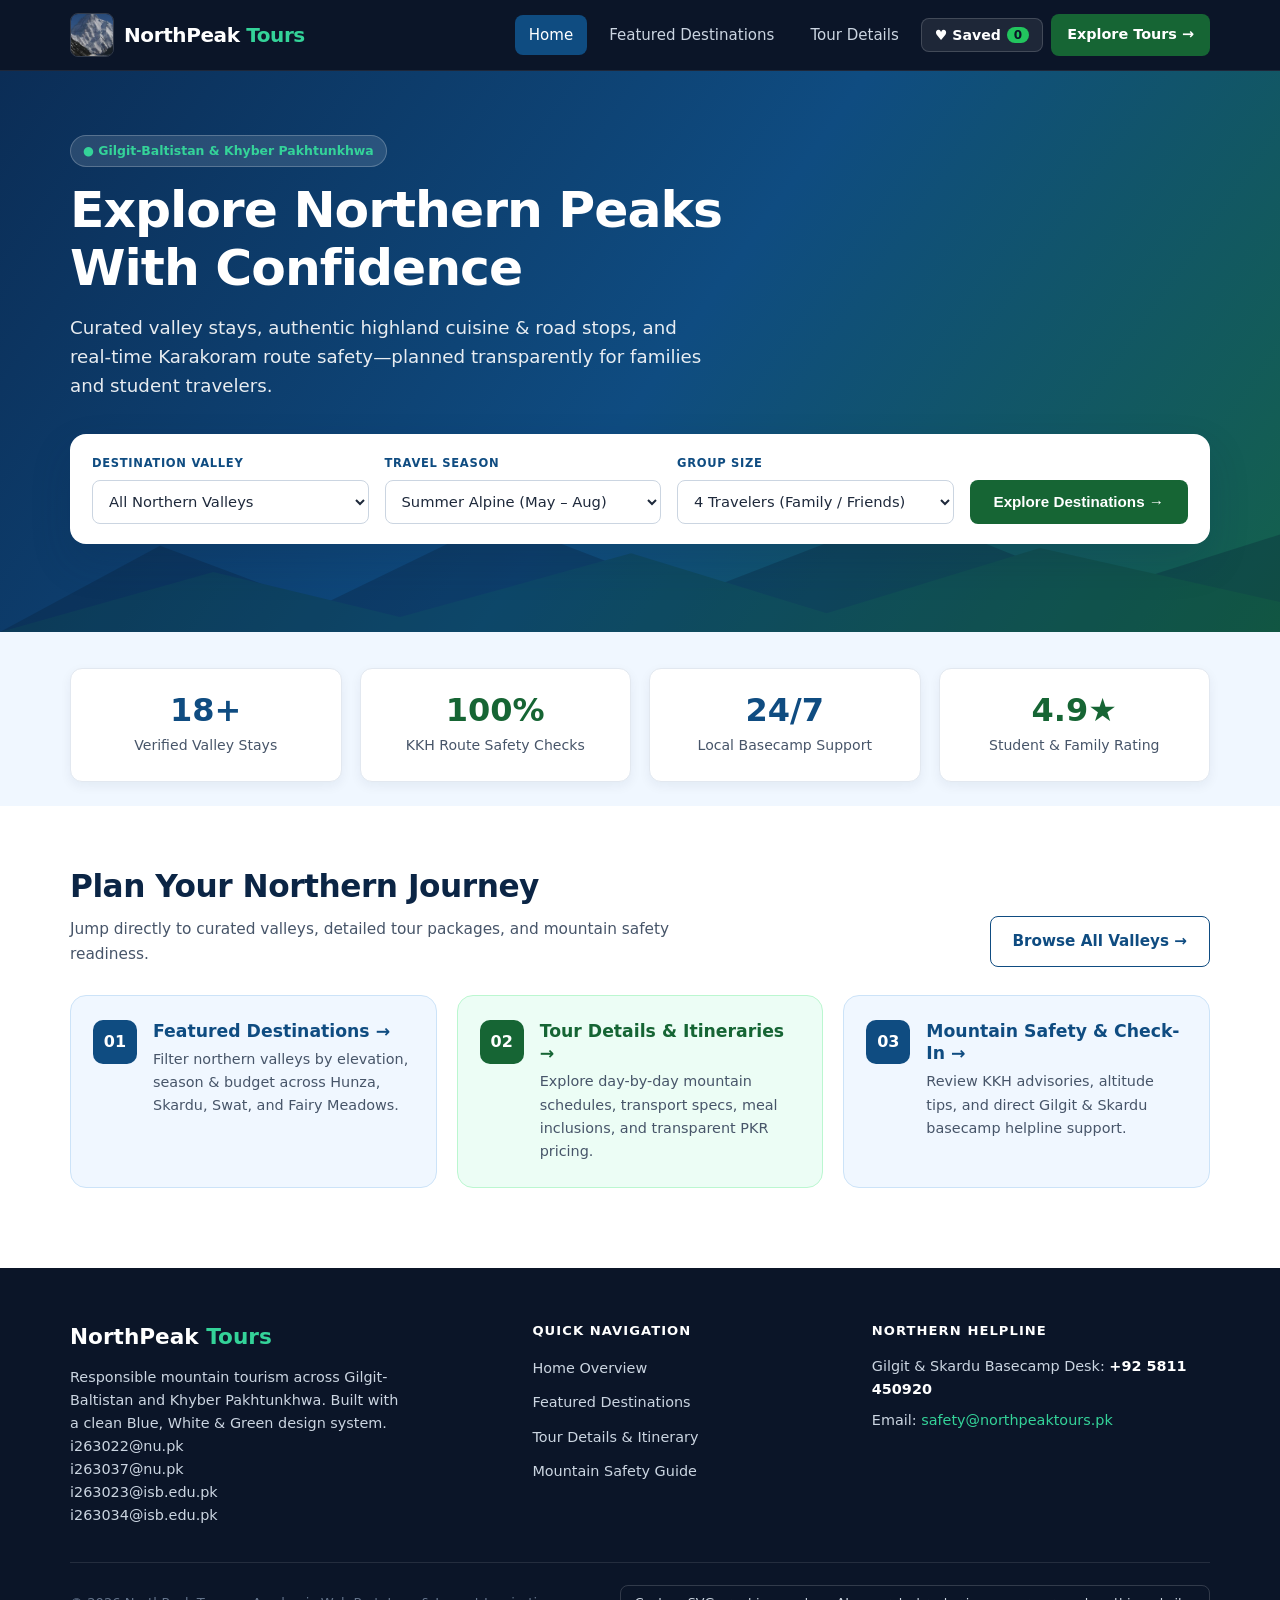
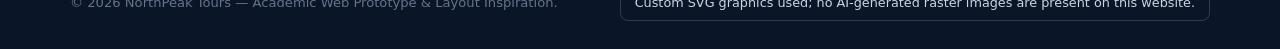
<file: index.html>
<!DOCTYPE html>
<html lang="en">
<head>
  <meta charset="UTF-8" />
  <meta name="viewport" content="width=device-width, initial-scale=1.0" />
  <title>NorthPeak Tours — Home</title>
  <link rel="stylesheet" href="css/index.css" />
</head>
<body>
  <!-- Header & Navigation -->
  <header class="site-header">
    <div class="container nav-wrapper">
      <a href="index.html" class="brand-logo">
        <img src="pages/mountain-logo.jpeg" alt="NorthPeak mountain logo" width="44" height="44" />
        <span>NorthPeak <span class="brand-accent">Tours</span></span>
      </a>

      <button type="button" id="nav-toggle-btn" class="nav-toggle-btn" aria-expanded="false" aria-controls="nav-menu">
        Menu &#9776;
      </button>

      <nav id="nav-menu" class="nav-menu" aria-label="Main Navigation">
        <a href="index.html" class="nav-link active">Home</a>
        <a href="pages/destination.html" class="nav-link">Featured Destinations</a>
        <a href="pages/tour.html" class="nav-link">Tour Details</a>
        <button type="button" id="open-saved-modal" class="nav-saved-btn">
          &#9829; Saved <span id="saved-count-badge" class="saved-count-badge">0</span>
        </button>
        <a href="pages/destination.html" class="nav-cta">Explore Tours &rarr;</a>
      </nav>
    </div>
  </header>

  <main>
    <!-- Hero Section -->
    <section class="hero">
      <svg class="hero-mountains" viewBox="0 0 1440 200" preserveAspectRatio="none" aria-hidden="true">
        <polygon points="0,200 180,85 360,165 560,50 780,150 1020,40 1240,145 1440,70 1440,200" fill="#081C34" />
        <polygon points="0,200 240,120 450,180 710,95 930,175 1170,88 1440,160 1440,200" fill="#0B3B2E" />
      </svg>

      <div class="container hero-content">
        <span class="badge badge-hero">&#9679; Gilgit-Baltistan &amp; Khyber Pakhtunkhwa</span>
        <h1 class="hero-title">Explore Northern Peaks With Confidence</h1>
        <p class="hero-subtitle">
          Curated valley stays, authentic highland cuisine &amp; road stops, and real-time Karakoram
          route safety—planned transparently for families and student travelers.
        </p>

        <!-- Search / Quick Filter Bar -->
        <form id="home-search-form" class="search-bar-card" action="destinations.html" method="get">
          <div class="search-field">
            <label for="valley">Destination Valley</label>
            <select id="valley" name="valley">
              <option value="all">All Northern Valleys</option>
              <option value="hunza">Hunza Valley</option>
              <option value="skardu">Skardu &amp; Baltistan</option>
              <option value="swat">Swat &amp; Kalam</option>
              <option value="fairy-meadows">Fairy Meadows</option>
              <option value="naran">Naran &amp; Kaghan</option>
              <option value="kumrat">Kumrat Valley</option>
            </select>
          </div>

          <div class="search-field">
            <label for="season">Travel Season</label>
            <select id="season" name="season">
              <option value="summer">Summer Alpine (May – Aug)</option>
              <option value="autumn">Autumn Colors (Sep – Oct)</option>
              <option value="spring">Spring Blossom (Mar – Apr)</option>
              <option value="winter">Winter Snow (Nov – Feb)</option>
            </select>
          </div>

          <div class="search-field">
            <label for="group">Group Size</label>
            <select id="group" name="group">
              <option value="4">4 Travelers (Family / Friends)</option>
              <option value="2">2 Travelers (Couple)</option>
              <option value="8">8 Travelers (Student Group)</option>
              <option value="1">1 Traveler (Solo)</option>
            </select>
          </div>

          <button type="submit" class="btn btn-green">Explore Destinations &rarr;</button>
        </form>
      </div>
    </section>

    <!-- Key Metrics / Stats Strip -->
    <section class="stats-section" aria-label="Platform Highlights">
      <div class="container stats-grid">
        <article class="stat-card">
          <div class="stat-value is-blue">18+</div>
          <div class="stat-label">Verified Valley Stays</div>
        </article>

        <article class="stat-card">
          <div class="stat-value is-green">100%</div>
          <div class="stat-label">KKH Route Safety Checks</div>
        </article>

        <article class="stat-card">
          <div class="stat-value is-blue">24/7</div>
          <div class="stat-label">Local Basecamp Support</div>
        </article>

        <article class="stat-card">
          <div class="stat-value is-green">4.9&#9733;</div>
          <div class="stat-label">Student &amp; Family Rating</div>
        </article>
      </div>
    </section>

    <!-- Numbered Core Sections -->
    <section class="section-pad">
      <div class="container">
        <div class="section-header">
          <div>
            <h2 class="section-title">Plan Your Northern Journey</h2>
            <p class="section-desc">
              Jump directly to curated valleys, detailed tour packages, and mountain safety readiness.
            </p>
          </div>
          <a href="destinations.html" class="btn btn-outline">Browse All Valleys &rarr;</a>
        </div>

        <div class="feature-cards-grid">
          <a href="destinations.html" class="feature-card theme-blue">
            <div class="feature-num">01</div>
            <div class="feature-body">
              <h3>Featured Destinations &rarr;</h3>
              <p>
                Filter northern valleys by elevation, season &amp; budget across Hunza, Skardu, Swat,
                and Fairy Meadows.
              </p>
            </div>
          </a>

          <a href="tour-details.html" class="feature-card theme-green">
            <div class="feature-num">02</div>
            <div class="feature-body">
              <h3>Tour Details &amp; Itineraries &rarr;</h3>
              <p>
                Explore day-by-day mountain schedules, transport specs, meal inclusions, and transparent
                PKR pricing.
              </p>
            </div>
          </a>

          <a href="tour-details.html#safety-info" class="feature-card theme-blue">
            <div class="feature-num">03</div>
            <div class="feature-body">
              <h3>Mountain Safety &amp; Check-In &rarr;</h3>
              <p>
                Review KKH advisories, altitude tips, and direct Gilgit &amp; Skardu basecamp helpline
                support.
              </p>
            </div>
          </a>
        </div>
      </div>
    </section>
  </main>

  <!-- Saved Trips Modal -->
  <div id="saved-trips-modal" class="modal-backdrop" role="dialog" aria-modal="true" aria-labelledby="saved-modal-title">
    <div class="modal-box">
      <div class="modal-header">
        <h3 id="saved-modal-title">Your Saved Trips</h3>
        <button type="button" id="close-saved-modal" class="modal-close-btn" aria-label="Close modal">&times;</button>
      </div>
      <div id="saved-trips-list"></div>
    </div>
  </div>

  <!-- Dark Navy Footer -->
  <footer class="site-footer">
    <div class="container">
      <div class="footer-grid">
        <div>
          <div class="footer-brand">NorthPeak <span>Tours</span></div>
          <p class="footer-text">
            Responsible mountain tourism across Gilgit-Baltistan and Khyber Pakhtunkhwa. Built with
            a clean Blue, White &amp; Green design system.
          </p>
          <p class="footer-text"><a href="mailto:i263022@nu.pk">i263022@nu.pk</a></p>
          <p class="footer-text"><a href="mailto:i263037@nu.pk">i263037@nu.pk</a></p>
          <p class="footer-text"><a href="mailto:i263023@isb.edu.pk">i263023@isb.edu.pk</a></p>
          <p class="footer-text"><a href="mailto:i263034@isb.edu.pk">i263034@isb.edu.pk</a></p>
        </div>

        <div class="footer-col">
          <h4>Quick Navigation</h4>
          <ul class="footer-links">
            <li><a href="homepage.html">Home Overview</a></li>
            <li><a href="destinations.html">Featured Destinations</a></li>
            <li><a href="tour-details.html">Tour Details &amp; Itinerary</a></li>
            <li><a href="tour-details.html#safety-info">Mountain Safety Guide</a></li>
          </ul>
        </div>

        <div class="footer-col footer-contact">
          <h4>Northern Helpline</h4>
          <p>Gilgit &amp; Skardu Basecamp Desk: <strong>+92 5811 450920</strong></p>
          <p>Email: <a href="mailto:safety@northpeaktours.pk">safety@northpeaktours.pk</a></p>
        </div>
      </div>

      <div class="footer-bottom">
        <p>&copy; 2026 NorthPeak Tours &mdash; Academic Web Prototype &amp; Layout Inspiration.</p>
        <div class="ai-disclosure">
          Custom SVG graphics used; no AI-generated raster images are present on this website.
        </div>
      </div>
    </div>
  </footer>

  <script src="js/index.js"></script>
</body>
</html>
</file>
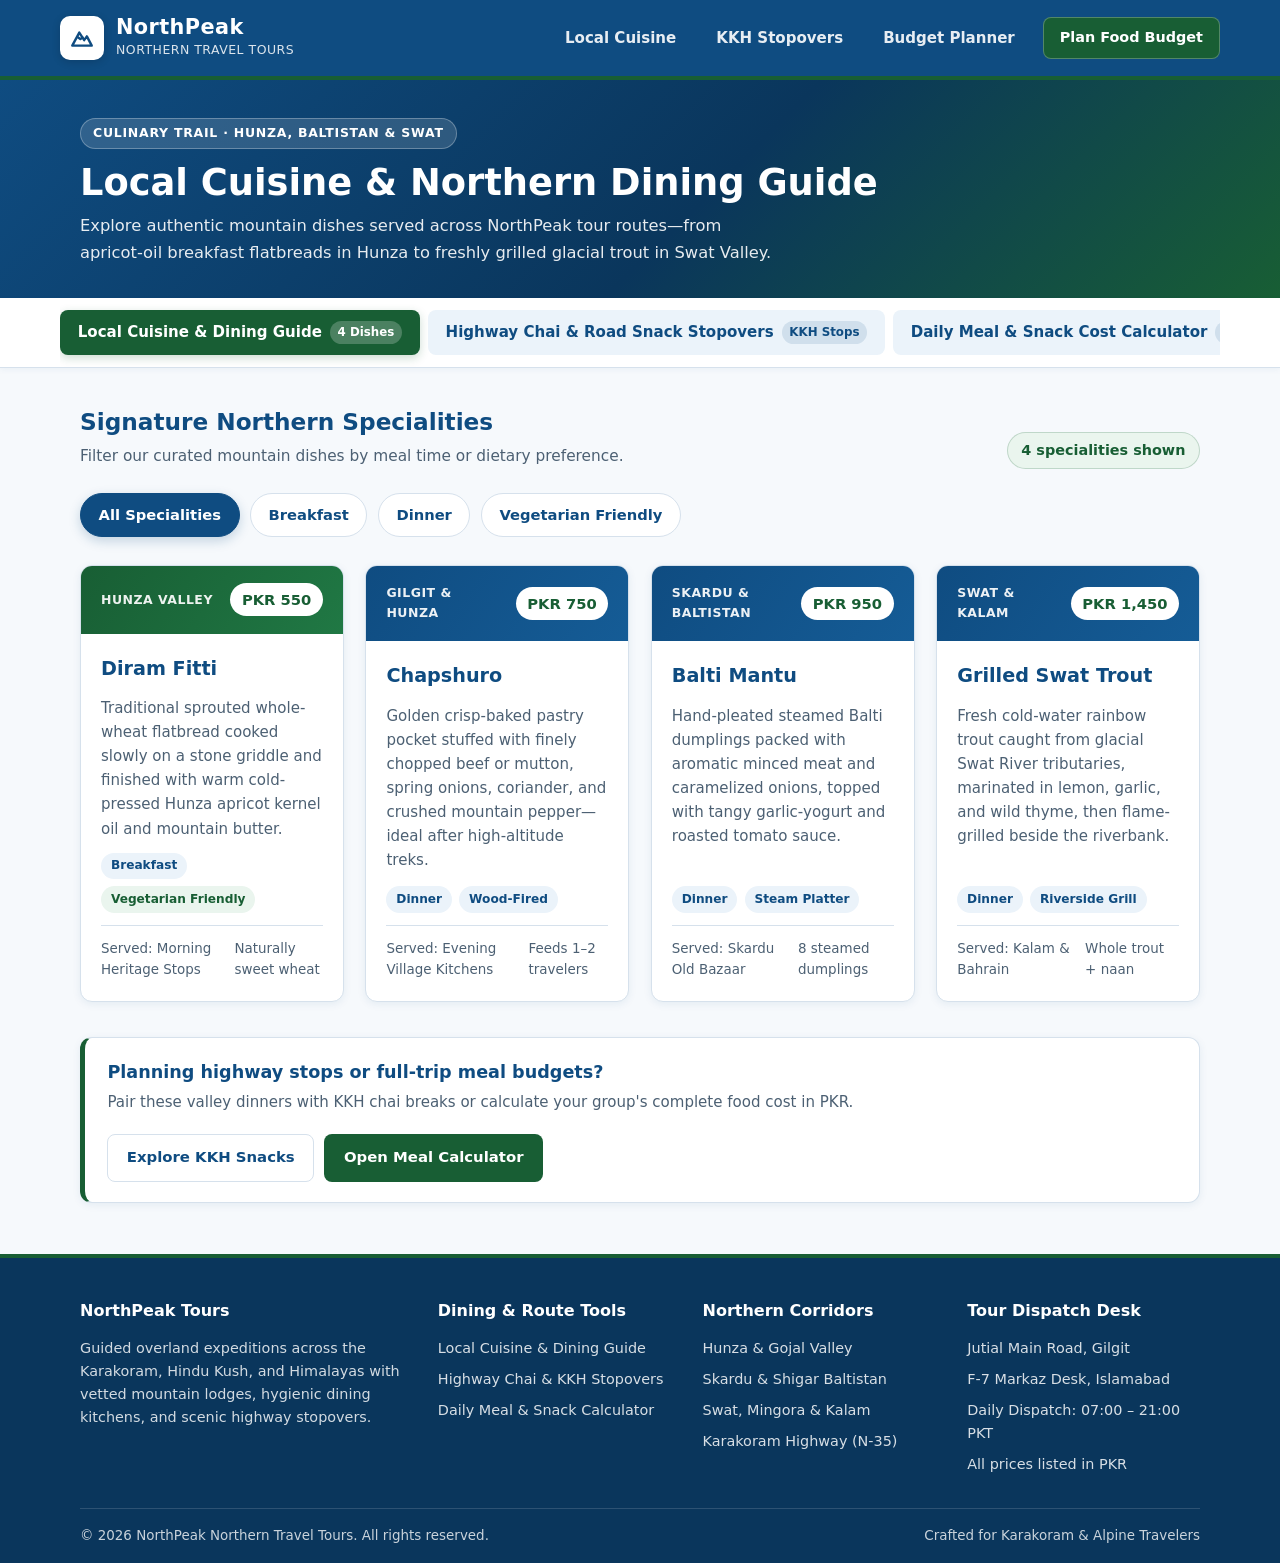
<file: dining.html>
<!DOCTYPE html>
<html lang="en">
<head>
  <meta charset="UTF-8" />
  <meta name="viewport" content="width=device-width, initial-scale=1.0" />
  <title>Local Cuisine &amp; Northern Dining Guide | NorthPeak Tours</title>
  <link rel="stylesheet" href="styles.css" />
</head>
<body>
  <header class="site-header">
    <div class="container header-inner">
      <a class="brand" href="dining.html" aria-label="NorthPeak Northern Travel Tours Home">
        <span class="brand-mark" aria-hidden="true">
          <svg width="26" height="26" viewBox="0 0 24 24" fill="none" stroke="currentColor" stroke-width="2.2" stroke-linecap="round" stroke-linejoin="round">
            <path d="M3 19L9.5 7l4.5 7 2.5-3.5L21 19H3z" />
            <path d="M8.5 11.5L10.5 13l2-1.5" />
          </svg>
        </span>
        <span class="brand-text">
          <span class="brand-name">NorthPeak</span>
          <span class="brand-tagline">Northern Travel Tours</span>
        </span>
      </a>

      <nav class="header-nav" aria-label="Primary Navigation">
        <a class="header-nav-link" href="dining.html">Local Cuisine</a>
        <a class="header-nav-link" href="snacks.html">KKH Stopovers</a>
        <a class="header-nav-link" href="meal-planner.html">Budget Planner</a>
        <a class="header-cta" href="meal-planner.html">Plan Food Budget</a>
      </nav>
    </div>
  </header>

  <section class="page-hero">
    <div class="container">
      <span class="hero-eyebrow">Culinary Trail &middot; Hunza, Baltistan &amp; Swat</span>
      <h1>Local Cuisine &amp; Northern Dining Guide</h1>
      <p>
        Explore authentic mountain dishes served across NorthPeak tour routes—from apricot-oil
        breakfast flatbreads in Hunza to freshly grilled glacial trout in Swat Valley.
      </p>
    </div>
  </section>

  <nav class="subnav-bar" aria-label="NorthPeak Dining Sections">
    <div class="container subnav-tabs">
      <a class="subnav-tab is-active" href="dining.html" aria-current="page">
        Local Cuisine &amp; Dining Guide <span class="tab-badge">4 Dishes</span>
      </a>
      <a class="subnav-tab" href="snacks.html">
        Highway Chai &amp; Road Snack Stopovers <span class="tab-badge">KKH Stops</span>
      </a>
      <a class="subnav-tab" href="meal-planner.html">
        Daily Meal &amp; Snack Cost Calculator <span class="tab-badge">PKR</span>
      </a>
    </div>
  </nav>

  <main class="main-content">
    <div class="container">
      <div class="section-header">
        <div>
          <h2>Signature Northern Specialities</h2>
          <p>Filter our curated mountain dishes by meal time or dietary preference.</p>
        </div>
        <span class="result-count" id="dining-result-count" aria-live="polite">4 specialities shown</span>
      </div>

      <div class="filter-bar" role="group" aria-label="Filter northern dishes">
        <button type="button" class="filter-btn is-active" data-filter="all" aria-pressed="true">
          All Specialities
        </button>
        <button type="button" class="filter-btn" data-filter="breakfast" aria-pressed="false">
          Breakfast
        </button>
        <button type="button" class="filter-btn" data-filter="dinner" aria-pressed="false">
          Dinner
        </button>
        <button type="button" class="filter-btn" data-filter="vegetarian" aria-pressed="false">
          Vegetarian Friendly
        </button>
      </div>

      <div class="card-grid" id="dining-grid">
        <article class="dish-card" data-categories="breakfast,vegetarian">
          <div class="card-banner card-banner--green">
            <span class="card-region">Hunza Valley</span>
            <span class="price-pill">PKR 550</span>
          </div>
          <div class="card-body">
            <div class="card-title-row">
              <h3 class="card-title">Diram Fitti</h3>
            </div>
            <p class="card-desc">
              Traditional sprouted whole-wheat flatbread cooked slowly on a stone griddle and finished
              with warm cold-pressed Hunza apricot kernel oil and mountain butter.
            </p>
            <div class="tag-row">
              <span class="tag">Breakfast</span>
              <span class="tag tag--veg">Vegetarian Friendly</span>
            </div>
            <div class="card-meta">
              <span>Served: Morning Heritage Stops</span>
              <span>Naturally sweet wheat</span>
            </div>
          </div>
        </article>

        <article class="dish-card" data-categories="dinner">
          <div class="card-banner">
            <span class="card-region">Gilgit &amp; Hunza</span>
            <span class="price-pill">PKR 750</span>
          </div>
          <div class="card-body">
            <div class="card-title-row">
              <h3 class="card-title">Chapshuro</h3>
            </div>
            <p class="card-desc">
              Golden crisp-baked pastry pocket stuffed with finely chopped beef or mutton, spring
              onions, coriander, and crushed mountain pepper—ideal after high-altitude treks.
            </p>
            <div class="tag-row">
              <span class="tag">Dinner</span>
              <span class="tag">Wood-Fired</span>
            </div>
            <div class="card-meta">
              <span>Served: Evening Village Kitchens</span>
              <span>Feeds 1–2 travelers</span>
            </div>
          </div>
        </article>

        <article class="dish-card" data-categories="dinner">
          <div class="card-banner">
            <span class="card-region">Skardu &amp; Baltistan</span>
            <span class="price-pill">PKR 950</span>
          </div>
          <div class="card-body">
            <div class="card-title-row">
              <h3 class="card-title">Balti Mantu</h3>
            </div>
            <p class="card-desc">
              Hand-pleated steamed Balti dumplings packed with aromatic minced meat and caramelized
              onions, topped with tangy garlic-yogurt and roasted tomato sauce.
            </p>
            <div class="tag-row">
              <span class="tag">Dinner</span>
              <span class="tag">Steam Platter</span>
            </div>
            <div class="card-meta">
              <span>Served: Skardu Old Bazaar</span>
              <span>8 steamed dumplings</span>
            </div>
          </div>
        </article>

        <article class="dish-card" data-categories="dinner">
          <div class="card-banner">
            <span class="card-region">Swat &amp; Kalam</span>
            <span class="price-pill">PKR 1,450</span>
          </div>
          <div class="card-body">
            <div class="card-title-row">
              <h3 class="card-title">Grilled Swat Trout</h3>
            </div>
            <p class="card-desc">
              Fresh cold-water rainbow trout caught from glacial Swat River tributaries, marinated in
              lemon, garlic, and wild thyme, then flame-grilled beside the riverbank.
            </p>
            <div class="tag-row">
              <span class="tag">Dinner</span>
              <span class="tag">Riverside Grill</span>
            </div>
            <div class="card-meta">
              <span>Served: Kalam &amp; Bahrain</span>
              <span>Whole trout + naan</span>
            </div>
          </div>
        </article>
      </div>

      <p class="pack-empty" id="dining-empty-state" hidden>
        No dishes matched that filter. Select "All Specialities" to view all northern menu items.
      </p>

      <aside class="info-strip" aria-label="Next Steps for Tour Planning">
        <div>
          <h3>Planning highway stops or full-trip meal budgets?</h3>
          <p>
            Pair these valley dinners with KKH chai breaks or calculate your group's complete food cost in PKR.
          </p>
        </div>
        <div style="display: flex; gap: 0.65rem; flex-wrap: wrap;">
          <a class="btn btn-outline" href="snacks.html">Explore KKH Snacks</a>
          <a class="btn btn-primary" href="meal-planner.html">Open Meal Calculator</a>
        </div>
      </aside>
    </div>
  </main>

  <footer class="site-footer">
    <div class="container">
      <div class="footer-grid">
        <div class="footer-col">
          <h3>NorthPeak Tours</h3>
          <p>
            Guided overland expeditions across the Karakoram, Hindu Kush, and Himalayas with vetted
            mountain lodges, hygienic dining kitchens, and scenic highway stopovers.
          </p>
        </div>

        <div class="footer-col">
          <h3>Dining &amp; Route Tools</h3>
          <ul class="footer-links">
            <li><a href="dining.html">Local Cuisine &amp; Dining Guide</a></li>
            <li><a href="snacks.html">Highway Chai &amp; KKH Stopovers</a></li>
            <li><a href="meal-planner.html">Daily Meal &amp; Snack Calculator</a></li>
          </ul>
        </div>

        <div class="footer-col">
          <h3>Northern Corridors</h3>
          <ul class="footer-links">
            <li>Hunza &amp; Gojal Valley</li>
            <li>Skardu &amp; Shigar Baltistan</li>
            <li>Swat, Mingora &amp; Kalam</li>
            <li>Karakoram Highway (N-35)</li>
          </ul>
        </div>

        <div class="footer-col">
          <h3>Tour Dispatch Desk</h3>
          <ul class="footer-links">
            <li>Jutial Main Road, Gilgit</li>
            <li>F-7 Markaz Desk, Islamabad</li>
            <li>Daily Dispatch: 07:00 – 21:00 PKT</li>
            <li>All prices listed in PKR</li>
          </ul>
        </div>
      </div>

      <div class="footer-bottom">
        <span>&copy; 2026 NorthPeak Northern Travel Tours. All rights reserved.</span>
        <span>Crafted for Karakoram &amp; Alpine Travelers</span>
      </div>
    </div>
  </footer>

  <script src="script.js"></script>
</body>
</html>
</file>
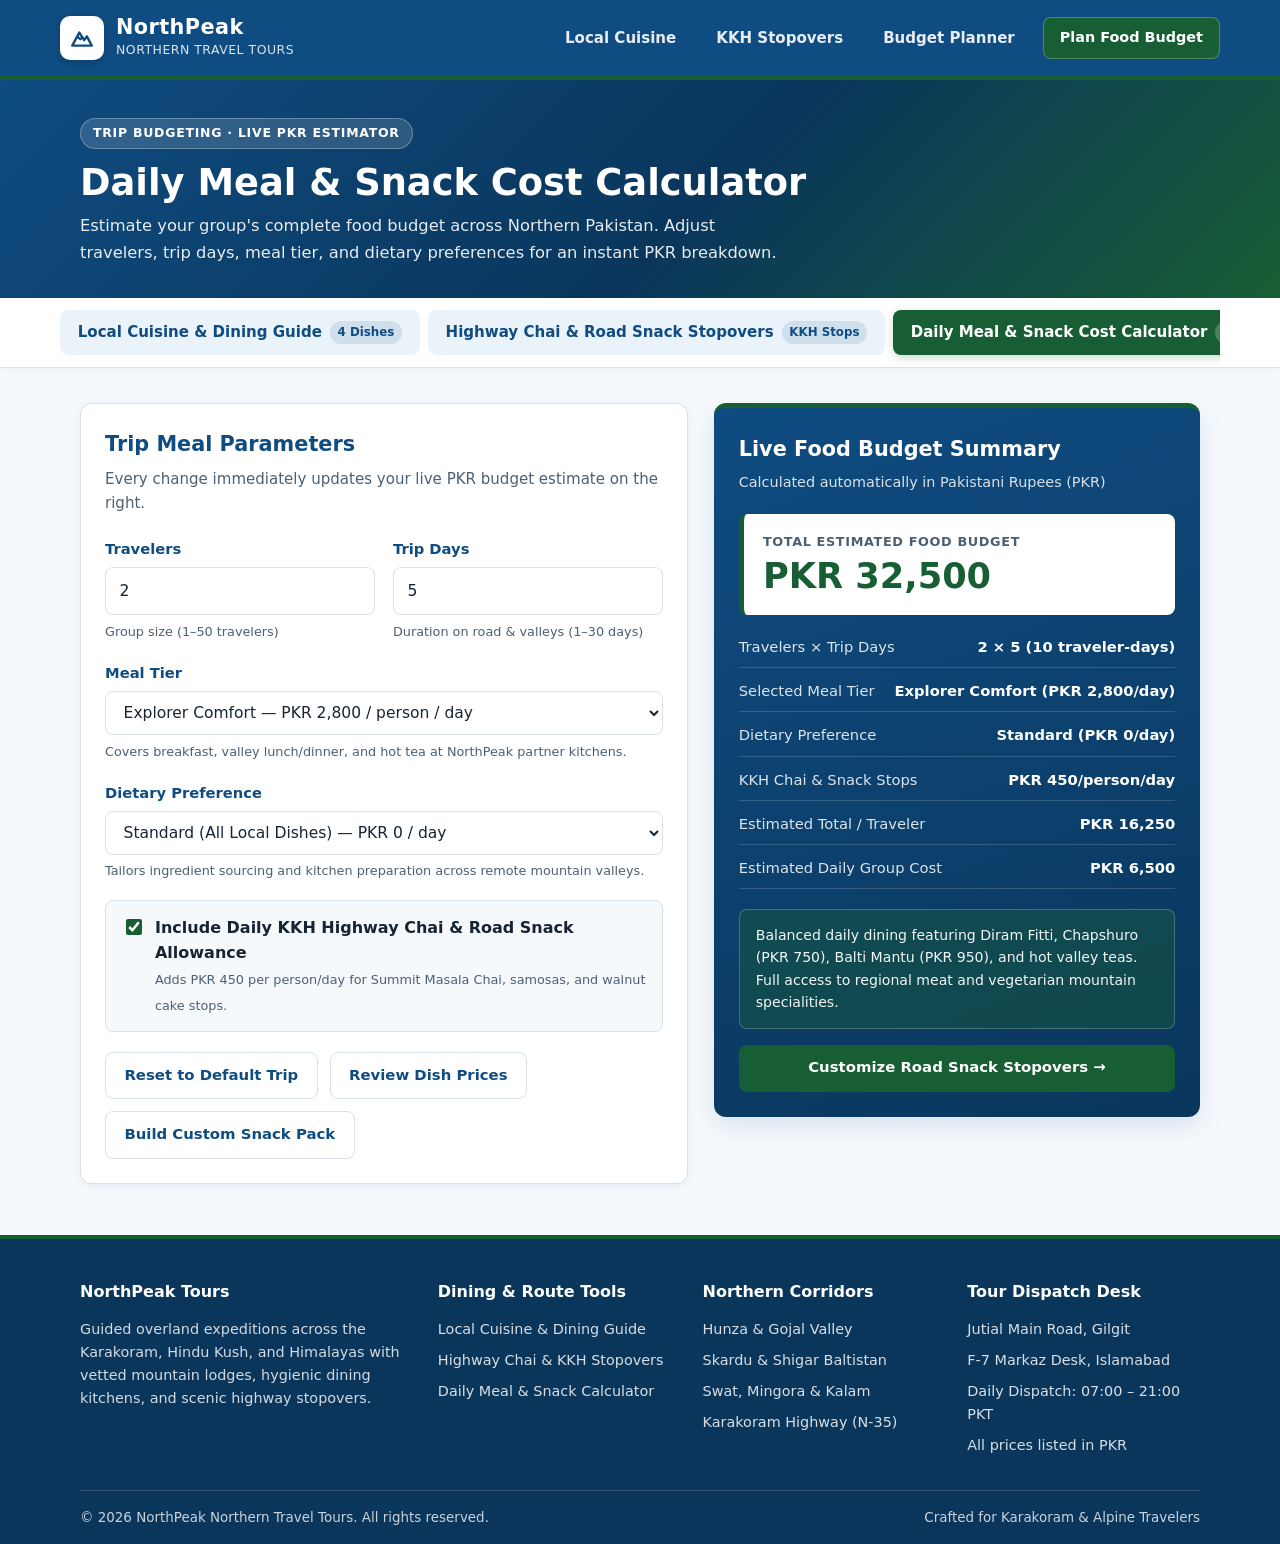
<file: meal-planner.html>
<!DOCTYPE html>
<html lang="en">
<head>
  <meta charset="UTF-8" />
  <meta name="viewport" content="width=device-width, initial-scale=1.0" />
  <title>Daily Meal &amp; Snack Cost Calculator | NorthPeak Tours</title>
  <link rel="stylesheet" href="styles.css" />
</head>
<body>
  <header class="site-header">
    <div class="container header-inner">
      <a class="brand" href="dining.html" aria-label="NorthPeak Northern Travel Tours Home">
        <span class="brand-mark" aria-hidden="true">
          <svg width="26" height="26" viewBox="0 0 24 24" fill="none" stroke="currentColor" stroke-width="2.2" stroke-linecap="round" stroke-linejoin="round">
            <path d="M3 19L9.5 7l4.5 7 2.5-3.5L21 19H3z" />
            <path d="M8.5 11.5L10.5 13l2-1.5" />
          </svg>
        </span>
        <span class="brand-text">
          <span class="brand-name">NorthPeak</span>
          <span class="brand-tagline">Northern Travel Tours</span>
        </span>
      </a>

      <nav class="header-nav" aria-label="Primary Navigation">
        <a class="header-nav-link" href="dining.html">Local Cuisine</a>
        <a class="header-nav-link" href="snacks.html">KKH Stopovers</a>
        <a class="header-nav-link" href="meal-planner.html">Budget Planner</a>
        <a class="header-cta" href="meal-planner.html">Plan Food Budget</a>
      </nav>
    </div>
  </header>

  <section class="page-hero">
    <div class="container">
      <span class="hero-eyebrow">Trip Budgeting &middot; Live PKR Estimator</span>
      <h1>Daily Meal &amp; Snack Cost Calculator</h1>
      <p>
        Estimate your group's complete food budget across Northern Pakistan. Adjust travelers, trip
        days, meal tier, and dietary preferences for an instant PKR breakdown.
      </p>
    </div>
  </section>

  <nav class="subnav-bar" aria-label="NorthPeak Dining Sections">
    <div class="container subnav-tabs">
      <a class="subnav-tab" href="dining.html">
        Local Cuisine &amp; Dining Guide <span class="tab-badge">4 Dishes</span>
      </a>
      <a class="subnav-tab" href="snacks.html">
        Highway Chai &amp; Road Snack Stopovers <span class="tab-badge">KKH Stops</span>
      </a>
      <a class="subnav-tab is-active" href="meal-planner.html" aria-current="page">
        Daily Meal &amp; Snack Cost Calculator <span class="tab-badge">PKR</span>
      </a>
    </div>
  </nav>

  <main class="main-content">
    <div class="container">
      <div class="planner-layout">
        <section class="panel-card" aria-labelledby="planner-inputs-heading">
          <h2 id="planner-inputs-heading">Trip Meal Parameters</h2>
          <p class="panel-subtitle">
            Every change immediately updates your live PKR budget estimate on the right.
          </p>

          <form id="meal-planner-form" novalidate>
            <div class="form-grid">
              <div class="form-field">
                <label class="form-label" for="travelers-input">Travelers</label>
                <input
                  id="travelers-input"
                  name="travelers"
                  type="number"
                  class="form-control"
                  min="1"
                  max="50"
                  value="2"
                  required
                />
                <span class="field-hint">Group size (1–50 travelers)</span>
              </div>

              <div class="form-field">
                <label class="form-label" for="days-input">Trip Days</label>
                <input
                  id="days-input"
                  name="days"
                  type="number"
                  class="form-control"
                  min="1"
                  max="30"
                  value="5"
                  required
                />
                <span class="field-hint">Duration on road &amp; valleys (1–30 days)</span>
              </div>

              <div class="form-field form-field--full">
                <label class="form-label" for="meal-tier-select">Meal Tier</label>
                <select id="meal-tier-select" name="mealTier" class="form-control">
                  <option value="standard">Standard Trail — PKR 1,800 / person / day</option>
                  <option value="explorer" selected>Explorer Comfort — PKR 2,800 / person / day</option>
                  <option value="alpine">Alpine Signature — PKR 4,200 / person / day</option>
                </select>
                <span class="field-hint">
                  Covers breakfast, valley lunch/dinner, and hot tea at NorthPeak partner kitchens.
                </span>
              </div>

              <div class="form-field form-field--full">
                <label class="form-label" for="dietary-select">Dietary Preference</label>
                <select id="dietary-select" name="dietaryPreference" class="form-control">
                  <option value="standard" selected>Standard (All Local Dishes) — PKR 0 / day</option>
                  <option value="vegetarian">Vegetarian Friendly — -PKR 250 / day</option>
                  <option value="halal_premium">Chef-Sourced Fresh Trout &amp; Grill — +PKR 450 / day</option>
                  <option value="gluten_conscious">Custom Mountain Prep — +PKR 300 / day</option>
                </select>
                <span class="field-hint">
                  Tailors ingredient sourcing and kitchen preparation across remote mountain valleys.
                </span>
              </div>

              <div class="form-field form-field--full">
                <label class="checkbox-row" for="include-snacks-check">
                  <input id="include-snacks-check" name="includeSnacks" type="checkbox" checked />
                  <span>
                    <strong>Include Daily KKH Highway Chai &amp; Road Snack Allowance</strong><br />
                    <span class="field-hint">
                      Adds PKR 450 per person/day for Summit Masala Chai, samosas, and walnut cake stops.
                    </span>
                  </span>
                </label>
              </div>
            </div>

            <div style="margin-top: 1.25rem; display: flex; gap: 0.75rem; flex-wrap: wrap;">
              <button type="button" class="btn btn-outline" id="reset-planner-btn">
                Reset to Default Trip
              </button>
              <a class="btn btn-outline" href="dining.html">Review Dish Prices</a>
              <a class="btn btn-outline" href="snacks.html">Build Custom Snack Pack</a>
            </div>
          </form>
        </section>

        <aside class="summary-card" aria-labelledby="live-summary-heading" aria-live="polite">
          <h2 id="live-summary-heading">Live Food Budget Summary</h2>
          <p class="summary-subtitle">Calculated automatically in Pakistani Rupees (PKR)</p>

          <div class="total-hero">
            <span class="total-hero-label">Total Estimated Food Budget</span>
            <span class="total-hero-value" id="planner-total-budget">PKR 32,500</span>
          </div>

          <ul class="breakdown-list">
            <li class="breakdown-item">
              <span>Travelers &times; Trip Days</span>
              <strong id="summary-traveler-days">2 &times; 5 (10 traveler-days)</strong>
            </li>
            <li class="breakdown-item">
              <span>Selected Meal Tier</span>
              <strong id="summary-tier-rate">Explorer Comfort (PKR 2,800/day)</strong>
            </li>
            <li class="breakdown-item">
              <span>Dietary Preference</span>
              <strong id="summary-diet-adjust">Standard (PKR 0/day)</strong>
            </li>
            <li class="breakdown-item">
              <span>KKH Chai &amp; Snack Stops</span>
              <strong id="summary-snack-allowance">PKR 450/person/day</strong>
            </li>
            <li class="breakdown-item">
              <span>Estimated Total / Traveler</span>
              <strong id="summary-per-person">PKR 16,250</strong>
            </li>
            <li class="breakdown-item">
              <span>Estimated Daily Group Cost</span>
              <strong id="summary-daily-group">PKR 6,500</strong>
            </li>
          </ul>

          <div class="pairing-note" id="summary-pairing-note">
            Balanced daily dining featuring Diram Fitti, Chapshuro (PKR 750), Balti Mantu (PKR 950),
            and hot valley teas.
          </div>

          <a class="btn btn-primary btn-full" href="snacks.html">
            Customize Road Snack Stopovers &rarr;
          </a>
        </aside>
      </div>
    </div>
  </main>

  <footer class="site-footer">
    <div class="container">
      <div class="footer-grid">
        <div class="footer-col">
          <h3>NorthPeak Tours</h3>
          <p>
            Guided overland expeditions across the Karakoram, Hindu Kush, and Himalayas with vetted
            mountain lodges, hygienic dining kitchens, and scenic highway stopovers.
          </p>
        </div>

        <div class="footer-col">
          <h3>Dining &amp; Route Tools</h3>
          <ul class="footer-links">
            <li><a href="dining.html">Local Cuisine &amp; Dining Guide</a></li>
            <li><a href="snacks.html">Highway Chai &amp; KKH Stopovers</a></li>
            <li><a href="meal-planner.html">Daily Meal &amp; Snack Calculator</a></li>
          </ul>
        </div>

        <div class="footer-col">
          <h3>Northern Corridors</h3>
          <ul class="footer-links">
            <li>Hunza &amp; Gojal Valley</li>
            <li>Skardu &amp; Shigar Baltistan</li>
            <li>Swat, Mingora &amp; Kalam</li>
            <li>Karakoram Highway (N-35)</li>
          </ul>
        </div>

        <div class="footer-col">
          <h3>Tour Dispatch Desk</h3>
          <ul class="footer-links">
            <li>Jutial Main Road, Gilgit</li>
            <li>F-7 Markaz Desk, Islamabad</li>
            <li>Daily Dispatch: 07:00 – 21:00 PKT</li>
            <li>All prices listed in PKR</li>
          </ul>
        </div>
      </div>

      <div class="footer-bottom">
        <span>&copy; 2026 NorthPeak Northern Travel Tours. All rights reserved.</span>
        <span>Crafted for Karakoram &amp; Alpine Travelers</span>
      </div>
    </div>
  </footer>

  <script src="script.js"></script>
</body>
</html>
</file>
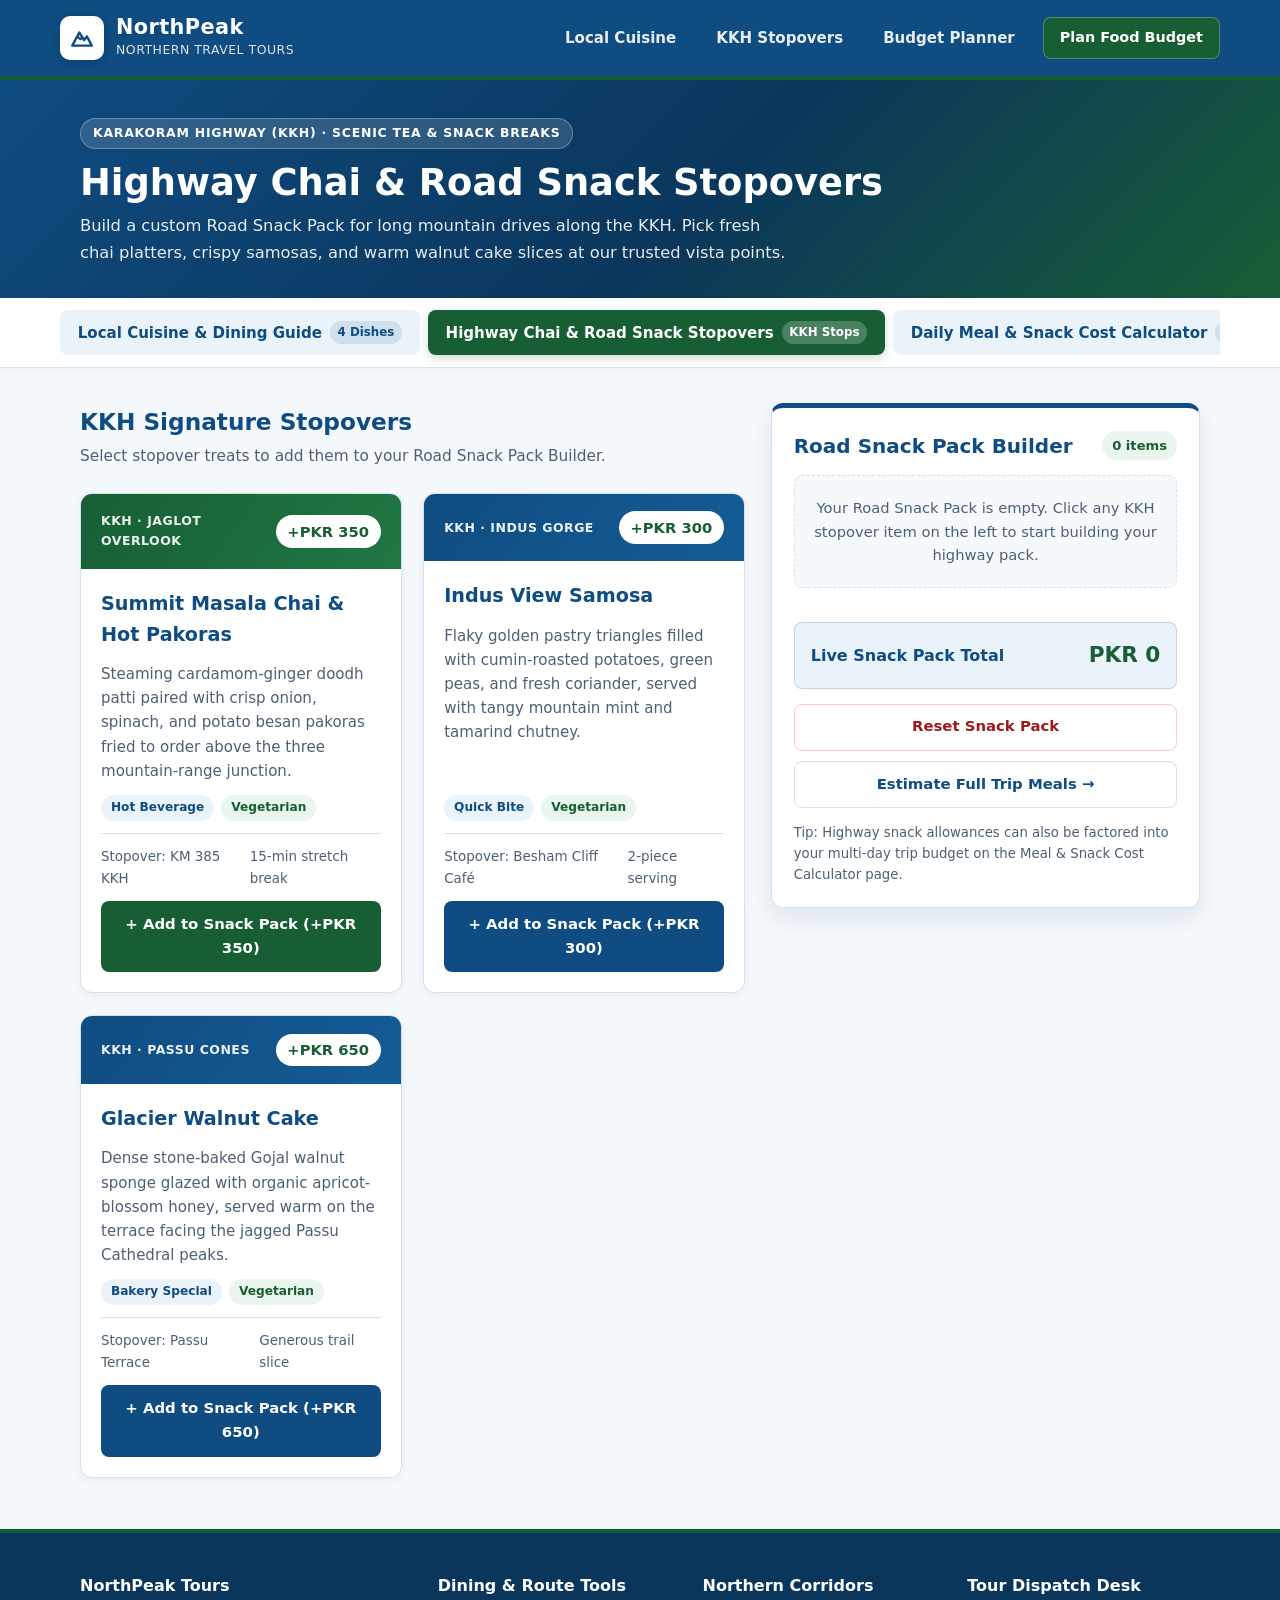
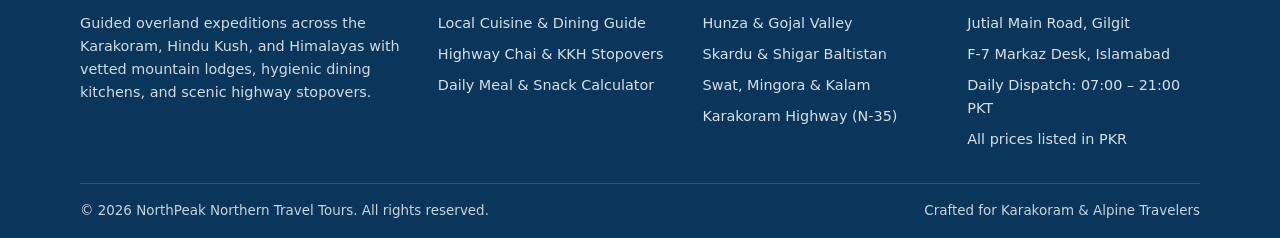
<file: snacks.html>
<!DOCTYPE html>
<html lang="en">
<head>
  <meta charset="UTF-8" />
  <meta name="viewport" content="width=device-width, initial-scale=1.0" />
  <title>Highway Chai &amp; Road Snack Stopovers | NorthPeak Tours</title>
  <link rel="stylesheet" href="styles.css" />
</head>
<body>
  <header class="site-header">
    <div class="container header-inner">
      <a class="brand" href="dining.html" aria-label="NorthPeak Northern Travel Tours Home">
        <span class="brand-mark" aria-hidden="true">
          <svg width="26" height="26" viewBox="0 0 24 24" fill="none" stroke="currentColor" stroke-width="2.2" stroke-linecap="round" stroke-linejoin="round">
            <path d="M3 19L9.5 7l4.5 7 2.5-3.5L21 19H3z" />
            <path d="M8.5 11.5L10.5 13l2-1.5" />
          </svg>
        </span>
        <span class="brand-text">
          <span class="brand-name">NorthPeak</span>
          <span class="brand-tagline">Northern Travel Tours</span>
        </span>
      </a>

      <nav class="header-nav" aria-label="Primary Navigation">
        <a class="header-nav-link" href="dining.html">Local Cuisine</a>
        <a class="header-nav-link" href="snacks.html">KKH Stopovers</a>
        <a class="header-nav-link" href="meal-planner.html">Budget Planner</a>
        <a class="header-cta" href="meal-planner.html">Plan Food Budget</a>
      </nav>
    </div>
  </header>

  <section class="page-hero">
    <div class="container">
      <span class="hero-eyebrow">Karakoram Highway (KKH) &middot; Scenic Tea &amp; Snack Breaks</span>
      <h1>Highway Chai &amp; Road Snack Stopovers</h1>
      <p>
        Build a custom Road Snack Pack for long mountain drives along the KKH. Pick fresh chai
        platters, crispy samosas, and warm walnut cake slices at our trusted vista points.
      </p>
    </div>
  </section>

  <nav class="subnav-bar" aria-label="NorthPeak Dining Sections">
    <div class="container subnav-tabs">
      <a class="subnav-tab" href="dining.html">
        Local Cuisine &amp; Dining Guide <span class="tab-badge">4 Dishes</span>
      </a>
      <a class="subnav-tab is-active" href="snacks.html" aria-current="page">
        Highway Chai &amp; Road Snack Stopovers <span class="tab-badge">KKH Stops</span>
      </a>
      <a class="subnav-tab" href="meal-planner.html">
        Daily Meal &amp; Snack Cost Calculator <span class="tab-badge">PKR</span>
      </a>
    </div>
  </nav>

  <main class="main-content">
    <div class="container">
      <div class="split-layout">
        <section aria-labelledby="kkh-stopovers-heading">
          <div class="section-header">
            <div>
              <h2 id="kkh-stopovers-heading">KKH Signature Stopovers</h2>
              <p>Select stopover treats to add them to your Road Snack Pack Builder.</p>
            </div>
          </div>

          <div class="card-grid">
            <article class="stop-card">
              <div class="card-banner card-banner--green">
                <span class="card-region">KKH &middot; Jaglot Overlook</span>
                <span class="price-pill">+PKR 350</span>
              </div>
              <div class="card-body">
                <h3 class="card-title">Summit Masala Chai &amp; Hot Pakoras</h3>
                <p class="card-desc">
                  Steaming cardamom-ginger doodh patti paired with crisp onion, spinach, and potato
                  besan pakoras fried to order above the three mountain-range junction.
                </p>
                <div class="tag-row">
                  <span class="tag">Hot Beverage</span>
                  <span class="tag tag--veg">Vegetarian</span>
                </div>
                <div class="card-meta">
                  <span>Stopover: KM 385 KKH</span>
                  <span>15-min stretch break</span>
                </div>
                <button
                  type="button"
                  class="btn btn-primary btn-full"
                  data-add-snack
                  data-id="summit-chai"
                  data-name="Summit Masala Chai & Hot Pakoras"
                  data-price="350"
                >
                  + Add to Snack Pack (+PKR 350)
                </button>
              </div>
            </article>

            <article class="stop-card">
              <div class="card-banner">
                <span class="card-region">KKH &middot; Indus Gorge</span>
                <span class="price-pill">+PKR 300</span>
              </div>
              <div class="card-body">
                <h3 class="card-title">Indus View Samosa</h3>
                <p class="card-desc">
                  Flaky golden pastry triangles filled with cumin-roasted potatoes, green peas, and
                  fresh coriander, served with tangy mountain mint and tamarind chutney.
                </p>
                <div class="tag-row">
                  <span class="tag">Quick Bite</span>
                  <span class="tag tag--veg">Vegetarian</span>
                </div>
                <div class="card-meta">
                  <span>Stopover: Besham Cliff Café</span>
                  <span>2-piece serving</span>
                </div>
                <button
                  type="button"
                  class="btn btn-secondary btn-full"
                  data-add-snack
                  data-id="indus-samosa"
                  data-name="Indus View Samosa"
                  data-price="300"
                >
                  + Add to Snack Pack (+PKR 300)
                </button>
              </div>
            </article>

            <article class="stop-card">
              <div class="card-banner">
                <span class="card-region">KKH &middot; Passu Cones</span>
                <span class="price-pill">+PKR 650</span>
              </div>
              <div class="card-body">
                <h3 class="card-title">Glacier Walnut Cake</h3>
                <p class="card-desc">
                  Dense stone-baked Gojal walnut sponge glazed with organic apricot-blossom honey,
                  served warm on the terrace facing the jagged Passu Cathedral peaks.
                </p>
                <div class="tag-row">
                  <span class="tag">Bakery Special</span>
                  <span class="tag tag--veg">Vegetarian</span>
                </div>
                <div class="card-meta">
                  <span>Stopover: Passu Terrace</span>
                  <span>Generous trail slice</span>
                </div>
                <button
                  type="button"
                  class="btn btn-secondary btn-full"
                  data-add-snack
                  data-id="glacier-cake"
                  data-name="Glacier Walnut Cake"
                  data-price="650"
                >
                  + Add to Snack Pack (+PKR 650)
                </button>
              </div>
            </article>
          </div>
        </section>

        <aside class="builder-panel" aria-labelledby="snack-builder-heading">
          <div class="builder-header">
            <h2 id="snack-builder-heading">Road Snack Pack Builder</h2>
            <span class="pack-count-pill" id="snack-pack-count">0 items</span>
          </div>

          <p class="sr-only" id="snack-pack-status" aria-live="polite"></p>

          <p class="pack-empty" id="snack-pack-empty">
            Your Road Snack Pack is empty. Click any KKH stopover item on the left to start building
            your highway pack.
          </p>

          <ul class="pack-list" id="snack-pack-list" aria-label="Added road snacks"></ul>

          <div class="pack-total-box">
            <span class="pack-total-label">Live Snack Pack Total</span>
            <span class="pack-total-amount" id="snack-pack-total">PKR 0</span>
          </div>

          <div class="builder-actions">
            <button type="button" class="btn btn-danger-outline btn-full" id="reset-snack-pack" disabled>
              Reset Snack Pack
            </button>
            <a class="btn btn-outline btn-full" href="meal-planner.html">
              Estimate Full Trip Meals &rarr;
            </a>
          </div>

          <p class="builder-note">
            Tip: Highway snack allowances can also be factored into your multi-day trip budget on the
            Meal &amp; Snack Cost Calculator page.
          </p>
        </aside>
      </div>
    </div>
  </main>

  <footer class="site-footer">
    <div class="container">
      <div class="footer-grid">
        <div class="footer-col">
          <h3>NorthPeak Tours</h3>
          <p>
            Guided overland expeditions across the Karakoram, Hindu Kush, and Himalayas with vetted
            mountain lodges, hygienic dining kitchens, and scenic highway stopovers.
          </p>
        </div>

        <div class="footer-col">
          <h3>Dining &amp; Route Tools</h3>
          <ul class="footer-links">
            <li><a href="dining.html">Local Cuisine &amp; Dining Guide</a></li>
            <li><a href="snacks.html">Highway Chai &amp; KKH Stopovers</a></li>
            <li><a href="meal-planner.html">Daily Meal &amp; Snack Calculator</a></li>
          </ul>
        </div>

        <div class="footer-col">
          <h3>Northern Corridors</h3>
          <ul class="footer-links">
            <li>Hunza &amp; Gojal Valley</li>
            <li>Skardu &amp; Shigar Baltistan</li>
            <li>Swat, Mingora &amp; Kalam</li>
            <li>Karakoram Highway (N-35)</li>
          </ul>
        </div>

        <div class="footer-col">
          <h3>Tour Dispatch Desk</h3>
          <ul class="footer-links">
            <li>Jutial Main Road, Gilgit</li>
            <li>F-7 Markaz Desk, Islamabad</li>
            <li>Daily Dispatch: 07:00 – 21:00 PKT</li>
            <li>All prices listed in PKR</li>
          </ul>
        </div>
      </div>

      <div class="footer-bottom">
        <span>&copy; 2026 NorthPeak Northern Travel Tours. All rights reserved.</span>
        <span>Crafted for Karakoram &amp; Alpine Travelers</span>
      </div>
    </div>
  </footer>

  <script src="script.js"></script>
</body>
</html>
</file>
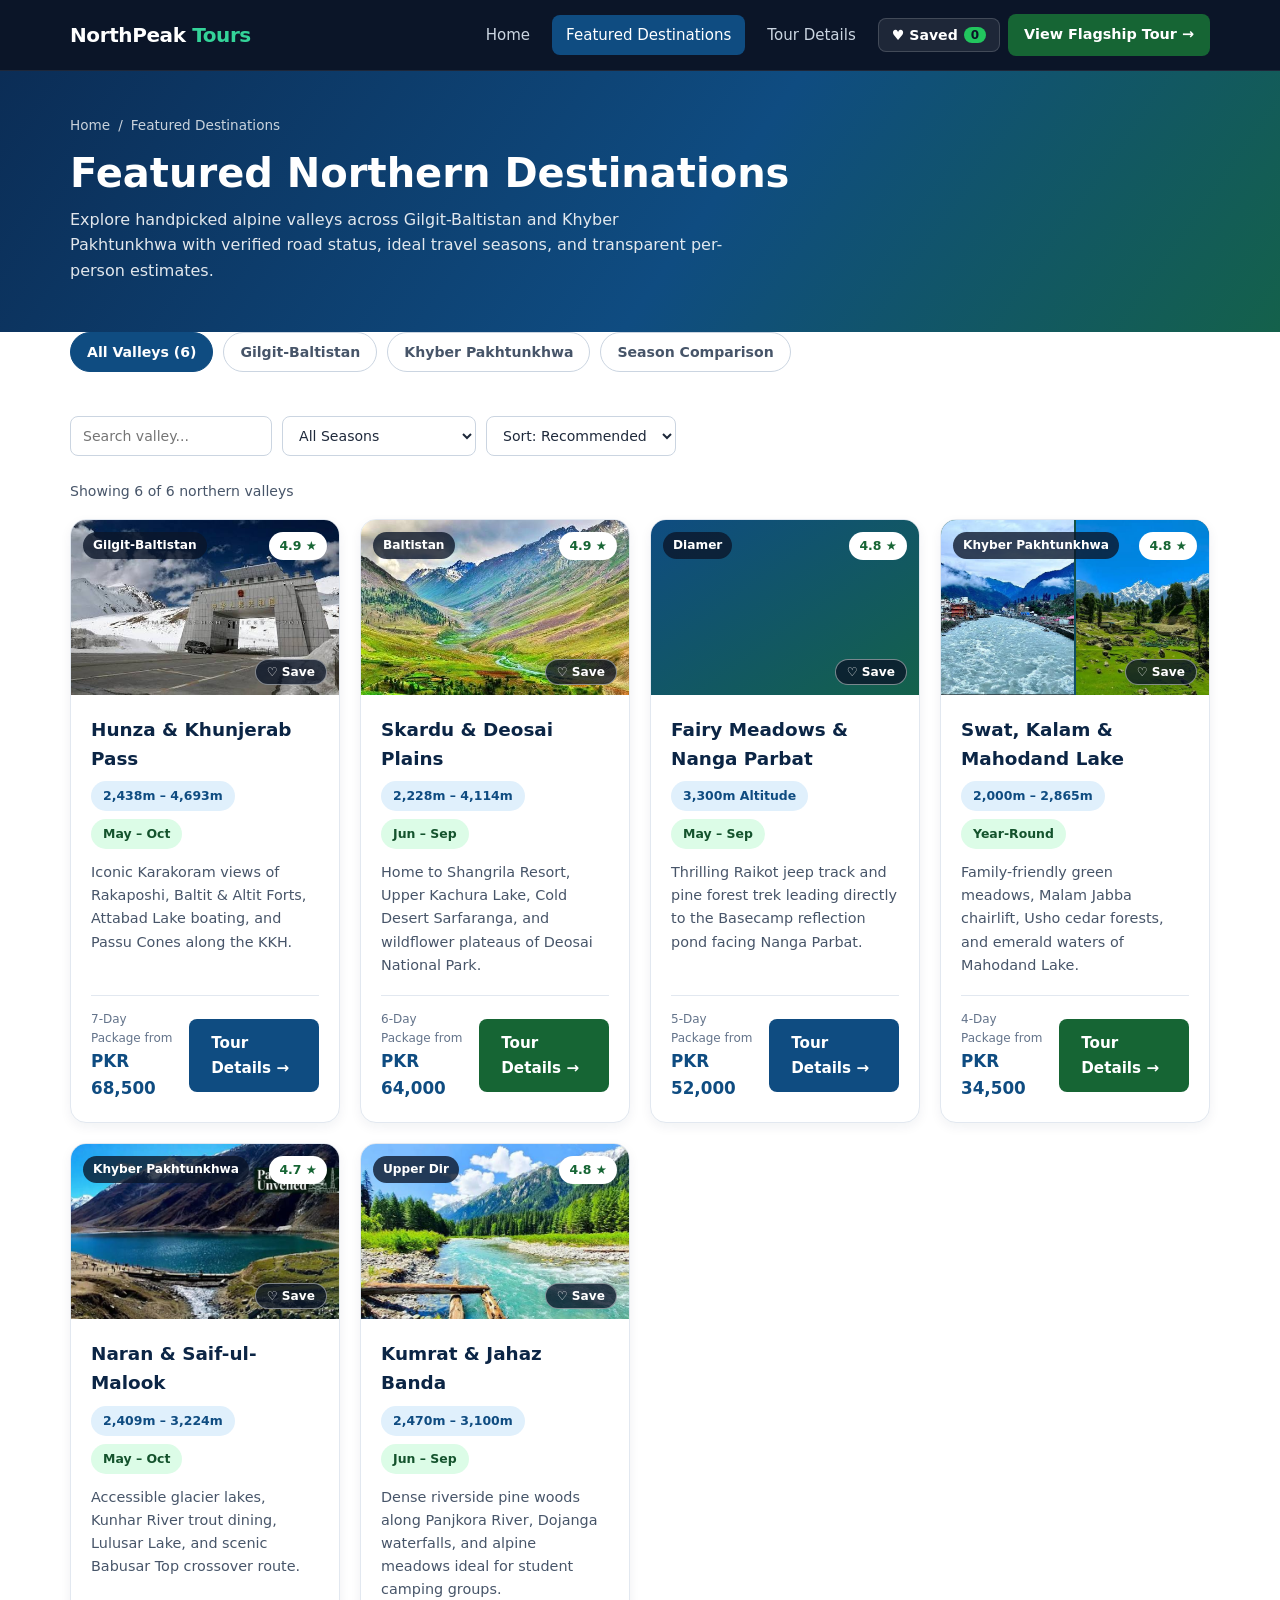
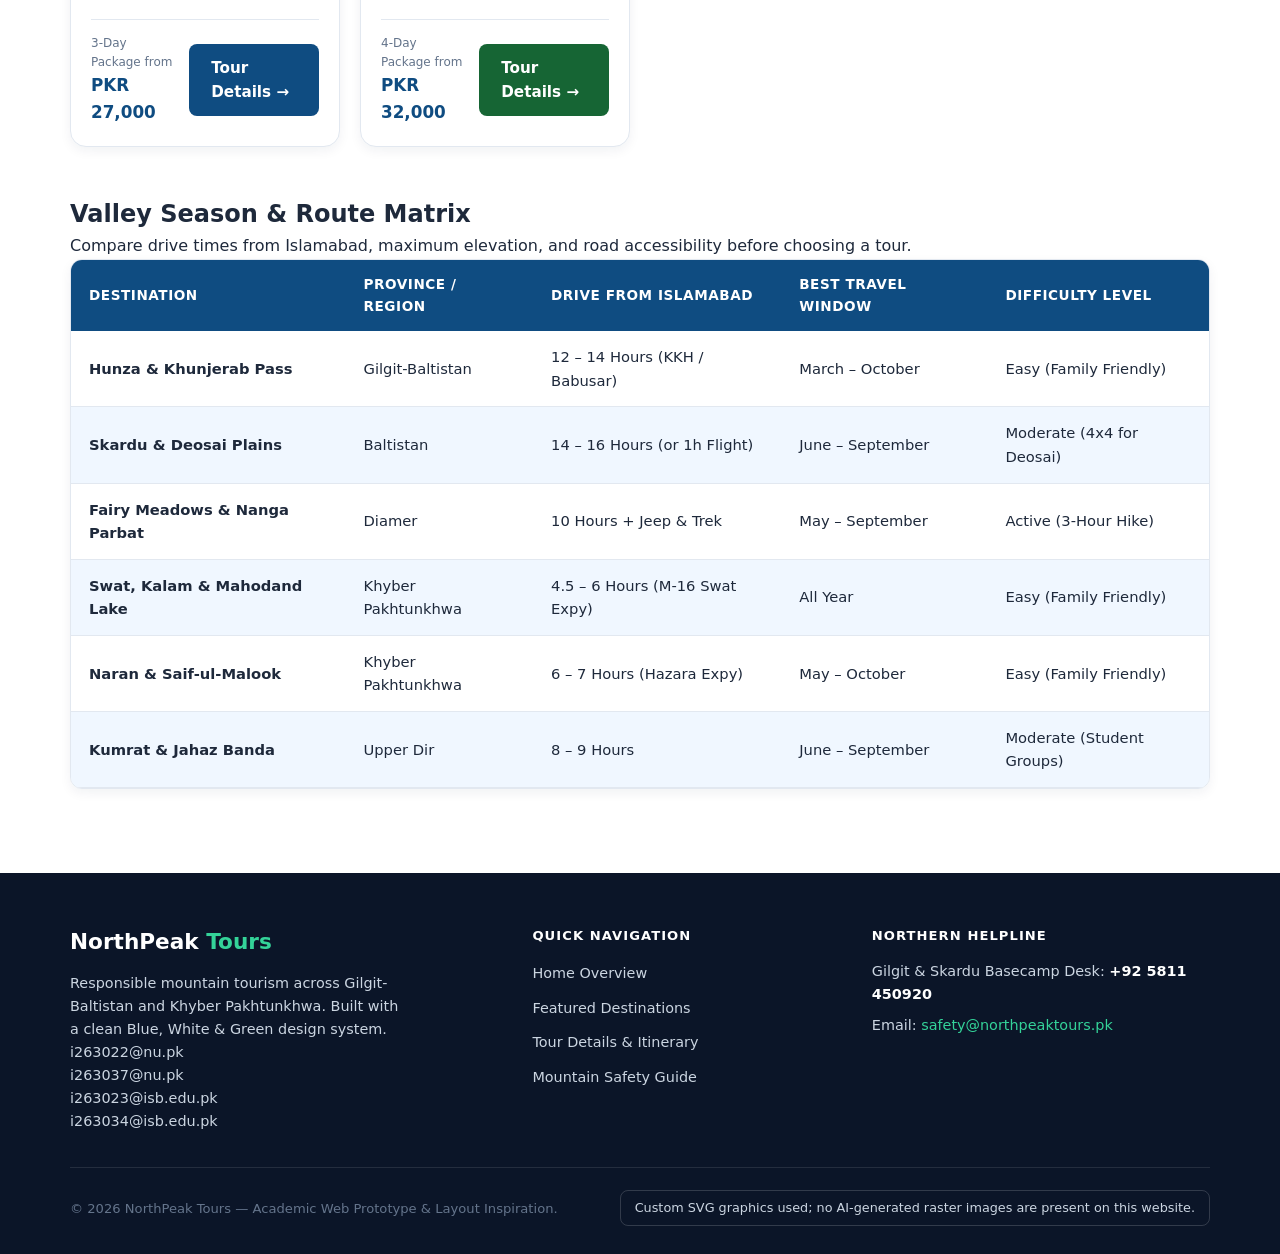
<file: pages/destination.html>
<!DOCTYPE html>
<html lang="en">
<head>
  <meta charset="UTF-8" />
  <meta name="viewport" content="width=device-width, initial-scale=1.0" />
  <title>Featured Destinations — NorthPeak Tours</title>
  <link rel="stylesheet" href="../css/destination.css" />
</head>
<body>
  <!-- Header & Navigation -->
  <header class="site-header">
    <div class="container nav-wrapper">
      <a href="../index.html" class="brand-logo">
        <span>NorthPeak <span class="brand-accent">Tours</span></span>
      </a>

      <button type="button" id="nav-toggle-btn" class="nav-toggle-btn" aria-expanded="false" aria-controls="nav-menu">
        Menu &#9776;
      </button>

      <nav id="nav-menu" class="nav-menu" aria-label="Main Navigation">
        <a href="../index.html" class="nav-link">Home</a>
        <a href="destination.html" class="nav-link active">Featured Destinations</a>
        <a href="tour.html" class="nav-link">Tour Details</a>
        <button type="button" id="open-saved-modal" class="nav-saved-btn">
          &#9829; Saved <span id="saved-count-badge" class="saved-count-badge">0</span>
        </button>
        <a href="tour.html" class="nav-cta">View Flagship Tour &rarr;</a>
      </nav>
    </div>
  </header>

  <main>
    <!-- Page Banner -->
    <section class="page-banner">
      <div class="container">
        <div class="breadcrumb">
          <a href="homepage.html">Home</a>
          <span>/</span>
          <span>Featured Destinations</span>
        </div>
        <h1>Featured Northern Destinations</h1>
        <p>
          Explore handpicked alpine valleys across Gilgit-Baltistan and Khyber Pakhtunkhwa with
          verified road status, ideal travel seasons, and transparent per-person estimates.
        </p>
      </div>
    </section>

    <!-- Destinations Catalog (Data-driven via destination.js) -->
    <section class="section-pad">
      <div class="container">
        <div class="destinations-toolbar">
          <div class="filter-pills" role="group" aria-label="Region Filters">
            <button type="button" class="pill-link active" data-region="all">All Valleys (6)</button>
            <button type="button" class="pill-link" data-region="gb">Gilgit-Baltistan</button>
            <button type="button" class="pill-link" data-region="kpk">Khyber Pakhtunkhwa</button>
            <a href="#seasonal-matrix" class="pill-link">Season Comparison</a>
          </div>

          <div class="filter-controls">
            <input
              type="search"
              id="dest-search-input"
              class="filter-input"
              placeholder="Search valley..."
              aria-label="Search valley by name or feature"
            />
            <select id="dest-season-filter" class="filter-select" aria-label="Filter by travel season">
              <option value="all">All Seasons</option>
              <option value="summer">Summer (May – Aug)</option>
              <option value="autumn">Autumn (Sep – Oct)</option>
              <option value="spring">Spring (Mar – Apr)</option>
              <option value="winter">Winter (Nov – Feb)</option>
            </select>
            <select id="dest-sort-select" class="filter-select" aria-label="Sort destinations">
              <option value="default">Sort: Recommended</option>
              <option value="price-asc">Price: Low to High</option>
              <option value="price-desc">Price: High to Low</option>
              <option value="rating">Highest Rated</option>
            </select>
          </div>
        </div>

        <p id="results-meta" class="results-meta" aria-live="polite">7 destinations</p>
        <div id="all-valleys" class="destinations-grid" style="display:grid;grid-template-columns:repeat(auto-fit,minmax(240px,1fr));gap:20px;">
          <article class="destination-card">
            <img src="swat.png" alt="Swat Valley" style="width:100%;height:220px;object-fit:cover;border-radius:8px;" />
            <h3>Swat Valley</h3>
          </article>
          <article class="destination-card">
            <img src="kalam.png" alt="Kalam Valley" style="width:100%;height:220px;object-fit:cover;border-radius:8px;" />
            <h3>Kalam Valley</h3>
          </article>
          <article class="destination-card">
            <img src="kumrat.png" alt="Kumrat Valley" style="width:100%;height:220px;object-fit:cover;border-radius:8px;" />
            <h3>Kumrat Valley</h3>
          </article>
          <article class="destination-card">
            <img src="saif-ul-malook.png" alt="Saif-ul-Malook Lake" style="width:100%;height:220px;object-fit:cover;border-radius:8px;" />
            <h3>Saif-ul-Malook</h3>
          </article>
          <article class="destination-card">
            <h3>Fairy Meadows</h3>
          </article>
          <article class="destination-card">
            <img src="deosai.png" alt="Deosai Plateau" style="width:100%;height:220px;object-fit:cover;border-radius:8px;" />
            <h3>Deosai Plateau</h3>
          </article>
          <article class="destination-card">
            <img src="khunjerab-pass.png" alt="Khunjerab Pass" style="width:100%;height:220px;object-fit:cover;border-radius:8px;" />
            <h3>Khunjerab Pass</h3>
          </article>
        </div>
      </div>
    </section>

    <!-- Seasonal Comparison Table (Data-driven via destination.js) -->
    <section id="seasonal-matrix" class="stats-section section-matrix">
      <div class="container">
        <div class="section-header">
          <div>
            <h2 class="section-title">Valley Season &amp; Route Matrix</h2>
            <p class="section-desc">
              Compare drive times from Islamabad, maximum elevation, and road accessibility before choosing a tour.
            </p>
          </div>
        </div>

        <div class="table-wrap">
          <table class="info-table">
            <thead>
              <tr>
                <th>Destination</th>
                <th>Province / Region</th>
                <th>Drive from Islamabad</th>
                <th>Best Travel Window</th>
                <th>Difficulty Level</th>
              </tr>
            </thead>
            <tbody id="matrix-table-body"></tbody>
          </table>
        </div>
      </div>
    </section>
  </main>

  <!-- Saved Trips Modal -->
  <div id="saved-trips-modal" class="modal-backdrop" role="dialog" aria-modal="true" aria-labelledby="saved-modal-title">
    <div class="modal-box">
      <div class="modal-header">
        <h3 id="saved-modal-title">Your Saved Trips</h3>
        <button type="button" id="close-saved-modal" class="modal-close-btn" aria-label="Close modal">&times;</button>
      </div>
      <div id="saved-trips-list"></div>
    </div>
  </div>

  <!-- Dark Navy Footer -->
  <footer class="site-footer">
    <div class="container">
      <div class="footer-grid">
        <div>
          <div class="footer-brand">NorthPeak <span>Tours</span></div>
          <p class="footer-text">
            Responsible mountain tourism across Gilgit-Baltistan and Khyber Pakhtunkhwa. Built with
            a clean Blue, White &amp; Green design system.
          </p>
          <p class="footer-text"><a href="mailto:i263022@nu.pk">i263022@nu.pk</a></p>
          <p class="footer-text"><a href="mailto:i263037@nu.pk">i263037@nu.pk</a></p>
          <p class="footer-text"><a href="mailto:i263023@isb.edu.pk">i263023@isb.edu.pk</a></p>
          <p class="footer-text"><a href="mailto:i263034@isb.edu.pk">i263034@isb.edu.pk</a></p>
        </div>

        <div class="footer-col">
          <h4>Quick Navigation</h4>
          <ul class="footer-links">
            <li><a href="homepage.html">Home Overview</a></li>
            <li><a href="destinations.html">Featured Destinations</a></li>
            <li><a href="tour-details.html">Tour Details &amp; Itinerary</a></li>
            <li><a href="tour-details.html#safety-info">Mountain Safety Guide</a></li>
          </ul>
        </div>

        <div class="footer-col footer-contact">
          <h4>Northern Helpline</h4>
          <p>Gilgit &amp; Skardu Basecamp Desk: <strong>+92 5811 450920</strong></p>
          <p>Email: <a href="mailto:safety@northpeaktours.pk">safety@northpeaktours.pk</a></p>
        </div>
      </div>

      <div class="footer-bottom">
        <p>&copy; 2026 NorthPeak Tours &mdash; Academic Web Prototype &amp; Layout Inspiration.</p>
        <div class="ai-disclosure">
          Custom SVG graphics used; no AI-generated raster images are present on this website.
        </div>
      </div>
    </div>
  </footer>

  <script src="../js/destination.js"></script>
</body>
</html>
</file>
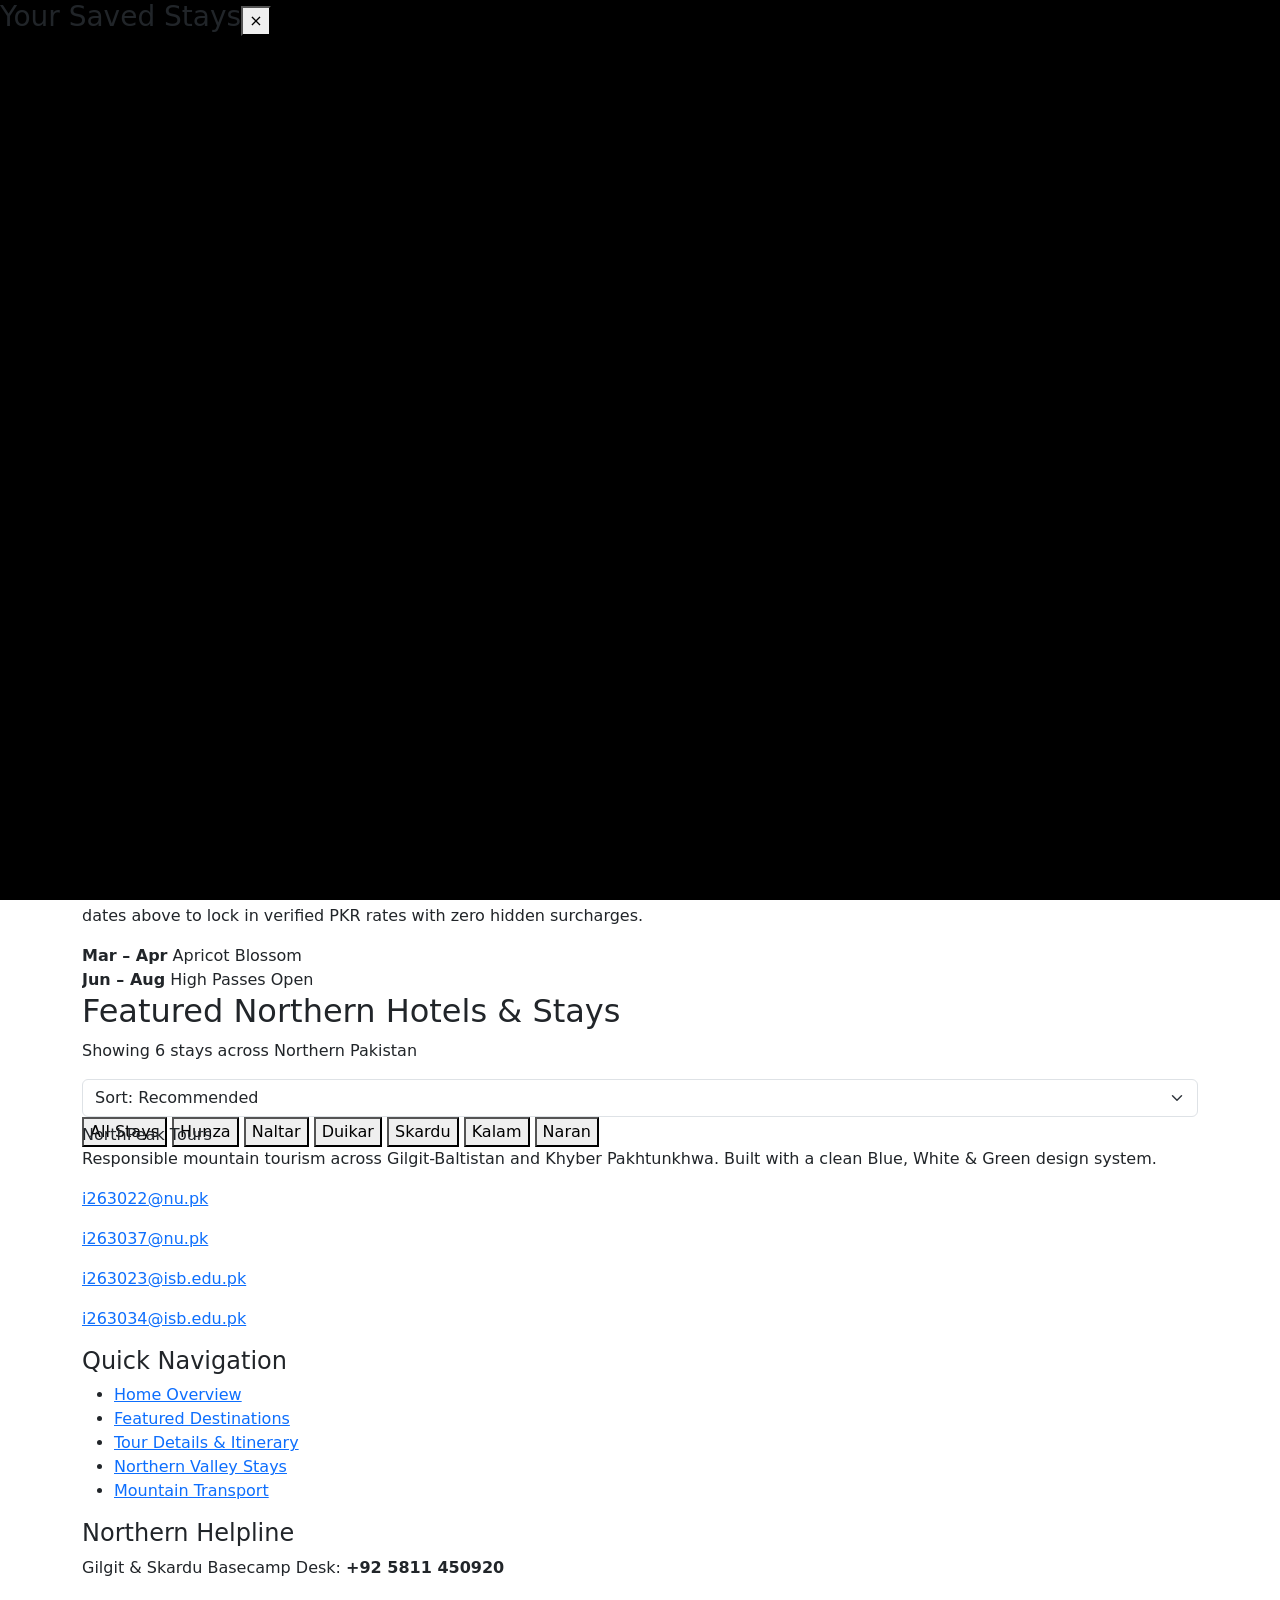
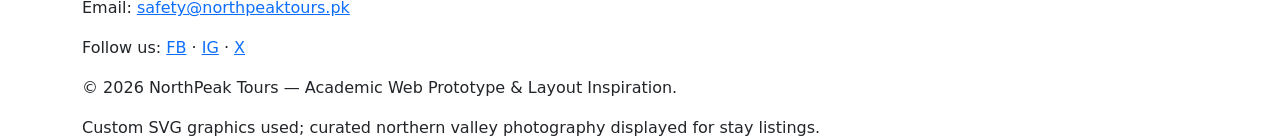
<file: pages/stays.html>
<!DOCTYPE html>
<html lang="en">
<head>
  <meta charset="UTF-8" />
  <meta name="viewport" content="width=device-width, initial-scale=1.0" />
  <title>Northern Valley Stays — NorthPeak Tours</title>
  <link rel="preconnect" href="https://fonts.googleapis.com" />
  <link rel="preconnect" href="https://fonts.gstatic.com" crossorigin />
  <link
    href="https://fonts.googleapis.com/css2?family=Inter:wght@400;500;600;700&family=Plus+Jakarta+Sans:wght@600;700;800&display=swap"
    rel="stylesheet"
  />
  <link
    href="https://cdn.jsdelivr.net/npm/bootstrap@5.3.3/dist/css/bootstrap.min.css"
    rel="stylesheet"
    integrity="sha384-QWTKZyjpPEjISv5WaRU9OFeRpok6YctnYmDr5pNlyT2bRjXh0JMhjY6hW+ALEwIH"
    crossorigin="anonymous"
  />
  <link rel="stylesheet" href="../css/stays.css" />
</head>
<body>
  <!-- Header & Navigation -->
  <header class="site-header">
    <div class="container nav-wrapper">
      <a href="../index.html" class="brand-logo">
        <img src="mountain-logo.jpeg" alt="NorthPeak mountain logo" width="44" height="44" />
        <span>NorthPeak <span class="brand-accent">Tours</span></span>
      </a>

      <button
        type="button"
        id="nav-toggle-btn"
        class="nav-toggle-btn"
        aria-expanded="false"
        aria-controls="nav-menu"
      >
        Menu &#9776;
      </button>

      <nav id="nav-menu" class="nav-menu" aria-label="Main Navigation">
        <a href="../index.html" class="nav-link">Home</a>
        <a href="destination.html" class="nav-link">Featured Destinations</a>
        <a href="tour.html" class="nav-link">Tour Details</a>
        <a href="stays.html" class="nav-link active">Stays</a>
        <a href="transport.html" class="nav-link">Transport</a>
        <button type="button" id="open-saved-modal" class="nav-saved-btn">
          &#9829; Saved <span id="saved-count-badge" class="saved-count-badge">0</span>
        </button>
        <a href="#stays-catalog" class="nav-cta">Browse Stays &rarr;</a>
      </nav>
    </div>
  </header>

  <main>
    <!-- Hero Section with Mountain SVG & Stay Search Filters -->
    <section class="hero">
      <svg class="hero-mountains" viewBox="0 0 1440 200" preserveAspectRatio="none" aria-hidden="true">
        <polygon points="0,200 180,85 360,165 560,50 780,150 1020,40 1240,145 1440,70 1440,200" fill="#081C34" />
        <polygon points="0,200 240,120 450,180 710,95 930,175 1170,88 1440,160 1440,200" fill="#0B3B2E" />
      </svg>

      <div class="container hero-content">
        <span class="badge-hero">&#9679; Verified Mountain Lodges &amp; Valley Hotels</span>
        <h1 class="hero-title">Where to stay in the North</h1>
        <p class="hero-subtitle">
          Compare handpicked mountain hotels and pine chalets across Hunza, Naltar, Duikar, Skardu,
          Kalam, and Naran with transparent PKR nightly rates.
        </p>

        <!-- Working Destination, Check-in, Check-out, and Guests Filter Bar -->
        <form id="stays-filter-form" class="search-bar-card" novalidate>
          <div class="search-field">
            <label for="filter-destination">Destination</label>
            <select id="filter-destination" name="destination" class="form-select">
              <option value="all">All Northern Valleys</option>
              <option value="hunza">Hunza Valley</option>
              <option value="naltar">Naltar Valley</option>
              <option value="duikar">Duikar (Eagle's Nest)</option>
              <option value="skardu">Skardu &amp; Kachura</option>
              <option value="kalam">Kalam, Swat</option>
              <option value="naran">Naran, Kaghan</option>
            </select>
          </div>

          <div class="search-field">
            <label for="filter-checkin">Check-in</label>
            <input type="date" id="filter-checkin" name="checkin" class="form-control" required />
          </div>

          <div class="search-field">
            <label for="filter-checkout">Check-out</label>
            <input type="date" id="filter-checkout" name="checkout" class="form-control" required />
          </div>

          <div class="search-field">
            <label for="filter-guests">Guests</label>
            <select id="filter-guests" name="guests" class="form-select">
              <option value="1">1 Guest</option>
              <option value="2" selected>2 Guests</option>
              <option value="3">3 Guests</option>
              <option value="4">4 Guests</option>
              <option value="5">5 Guests</option>
              <option value="6">6 Guests</option>
              <option value="8">8 Guests (Group)</option>
            </select>
          </div>

          <div class="search-actions">
            <button type="submit" class="btn-green">Search Stays &rarr;</button>
            <button type="button" id="reset-filters-btn" class="btn-reset" title="Reset all filters">
              Reset
            </button>
          </div>
        </form>

        <p id="filter-feedback" class="filter-feedback" aria-live="polite"></p>
      </div>
    </section>

    <!-- Informative Slides Banner -->
    <section class="slides-section" aria-label="Travel & Stay Advisory Slides">
      <div class="container">
        <div
          id="stays-info-carousel"
          class="carousel slide info-carousel"
          data-bs-ride="carousel"
          data-bs-interval="5500"
        >
          <div class="carousel-indicators info-carousel-indicators">
            <button
              type="button"
              data-bs-target="#stays-info-carousel"
              data-bs-slide-to="0"
              class="active"
              aria-current="true"
              aria-label="Slide 1: Seasonal Booking Windows"
            ></button>
            <button
              type="button"
              data-bs-target="#stays-info-carousel"
              data-bs-slide-to="1"
              aria-label="Slide 2: Heating and Power Backup"
            ></button>
            <button
              type="button"
              data-bs-target="#stays-info-carousel"
              data-bs-slide-to="2"
              aria-label="Slide 3: Road Access and Jeep Transfers"
            ></button>
          </div>

          <div class="carousel-inner">
            <div class="carousel-item active">
              <div class="slide-card theme-navy">
                <div class="slide-copy">
                  <span class="slide-tag">Informative Slide 01 &bull; Peak Seasons</span>
                  <h2>Book Early for Cherry Blossom &amp; Autumn Colors</h2>
                  <p>
                    Hunza and Duikar ridge hotels fill up 3–4 weeks ahead during Spring Blossom
                    (March–April) and Golden Autumn (October). Check live dates above to lock in
                    verified PKR rates with zero hidden surcharges.
                  </p>
                </div>
                <div class="slide-stats">
                  <div class="slide-stat-pill">
                    <strong>Mar – Apr</strong>
                    <span>Apricot Blossom</span>
                  </div>
                  <div class="slide-stat-pill">
                    <strong>Jun – Aug</strong>
                    <span>High Passes Open</span>
                  </div>
                </div>
              </div>
            </div>

            <div class="carousel-item">
              <div class="slide-card theme-emerald">
                <div class="slide-copy">
                  <span class="slide-tag">Informative Slide 02 &bull; Mountain Comfort</span>
                  <h2>Verified Heating, Solar Backup &amp; Hot Water</h2>
                  <p>
                    Mountain temperatures drop sharply after sunset even in summer. Every stay on
                    NorthPeak Tours includes backup generator/solar power, 24/7 hot water, and
                    complimentary regional breakfast.
                  </p>
                </div>
                <div class="slide-stats">
                  <div class="slide-stat-pill">
                    <strong>100%</strong>
                    <span>Power Backup Verified</span>
                  </div>
                  <div class="slide-stat-pill">
                    <strong>24/7</strong>
                    <span>Basecamp Desk Support</span>
                  </div>
                </div>
              </div>
            </div>

            <div class="carousel-item">
              <div class="slide-card theme-alpine">
                <div class="slide-copy">
                  <span class="slide-tag">Informative Slide 03 &bull; Access &amp; Transfers</span>
                  <h2>Know Your Road Type: Paved KKH vs. 4x4 Jeep</h2>
                  <p>
                    Karimabad, Skardu, and Kalam lodges are sedan-accessible along paved highways.
                    High-elevation pine valleys like Naltar and steep ridges like Duikar may require
                    local 4x4 jeeps after snowfall.
                  </p>
                </div>
                <div class="slide-stats">
                  <div class="slide-stat-pill">
                    <strong>Sedan OK</strong>
                    <span>Hunza &bull; Skardu &bull; Kalam</span>
                  </div>
                  <div class="slide-stat-pill">
                    <strong>4x4 Jeep</strong>
                    <span>Naltar Bala &bull; Winter Duikar</span>
                  </div>
                </div>
              </div>
            </div>
          </div>

          <button
            class="carousel-control-prev info-carousel-control"
            type="button"
            data-bs-target="#stays-info-carousel"
            data-bs-slide="prev"
            aria-label="Previous informative slide"
          >
            <span class="carousel-control-prev-icon" aria-hidden="true"></span>
          </button>
          <button
            class="carousel-control-next info-carousel-control"
            type="button"
            data-bs-target="#stays-info-carousel"
            data-bs-slide="next"
            aria-label="Next informative slide"
          >
            <span class="carousel-control-next-icon" aria-hidden="true"></span>
          </button>
        </div>
      </div>
    </section>

    <!-- Dynamic Hotel Cards Catalog -->
    <section id="stays-catalog" class="section-pad">
      <div class="container">
        <div class="catalog-header">
          <div>
            <h2 class="section-title">Featured Northern Hotels &amp; Stays</h2>
            <p id="results-meta" class="section-desc" aria-live="polite">
              Showing 6 stays across Northern Pakistan
            </p>
          </div>

          <div class="catalog-controls">
            <label for="sort-stays" class="visually-hidden">Sort stays</label>
            <select id="sort-stays" class="form-select sort-select" aria-label="Sort stays">
              <option value="recommended">Sort: Recommended</option>
              <option value="price-asc">Price: Low to High</option>
              <option value="price-desc">Price: High to Low</option>
              <option value="rating-desc">Highest Rated</option>
            </select>
          </div>
        </div>

        <!-- Quick Destination Pills -->
        <div class="quick-pills" role="group" aria-label="Quick destination filter">
          <button type="button" class="pill-btn active" data-dest="all">All Stays</button>
          <button type="button" class="pill-btn" data-dest="hunza">Hunza</button>
          <button type="button" class="pill-btn" data-dest="naltar">Naltar</button>
          <button type="button" class="pill-btn" data-dest="duikar">Duikar</button>
          <button type="button" class="pill-btn" data-dest="skardu">Skardu</button>
          <button type="button" class="pill-btn" data-dest="kalam">Kalam</button>
          <button type="button" class="pill-btn" data-dest="naran">Naran</button>
        </div>

        <!-- Dynamically Populated Grid -->
        <div id="hotels-grid" class="row g-4" aria-live="polite"></div>

        <!-- Empty State -->
        <div id="empty-stays-state" class="empty-state" hidden>
          <h3>No stays match your current filters</h3>
          <p>
            Try adjusting your guest count or switching destination to see all verified mountain
            hotels.
          </p>
          <button type="button" id="empty-reset-btn" class="btn-green">Show All Stays</button>
        </div>
      </div>
    </section>
  </main>

  <!-- Saved Trips / Stays Modal -->
  <div
    id="saved-trips-modal"
    class="modal-backdrop"
    role="dialog"
    aria-modal="true"
    aria-labelledby="saved-modal-title"
  >
    <div class="modal-box">
      <div class="modal-header">
        <h3 id="saved-modal-title">Your Saved Stays</h3>
        <button
          type="button"
          id="close-saved-modal"
          class="modal-close-btn"
          aria-label="Close modal"
        >
          &times;
        </button>
      </div>
      <div id="saved-trips-list"></div>
    </div>
  </div>

  <!-- Dark Navy Footer -->
  <footer class="site-footer">
    <div class="container">
      <div class="footer-grid">
        <div>
          <div class="footer-brand">NorthPeak <span>Tours</span></div>
          <p class="footer-text">
            Responsible mountain tourism across Gilgit-Baltistan and Khyber Pakhtunkhwa. Built with
            a clean Blue, White &amp; Green design system.
          </p>
          <p class="footer-text"><a href="mailto:i263022@nu.pk">i263022@nu.pk</a></p>
          <p class="footer-text"><a href="mailto:i263037@nu.pk">i263037@nu.pk</a></p>
          <p class="footer-text"><a href="mailto:i263023@isb.edu.pk">i263023@isb.edu.pk</a></p>
          <p class="footer-text"><a href="mailto:i263034@isb.edu.pk">i263034@isb.edu.pk</a></p>
        </div>

        <div class="footer-col">
          <h4>Quick Navigation</h4>
          <ul class="footer-links">
            <li><a href="../index.html">Home Overview</a></li>
            <li><a href="destination.html">Featured Destinations</a></li>
            <li><a href="tour.html">Tour Details &amp; Itinerary</a></li>
            <li><a href="stays.html">Northern Valley Stays</a></li>
            <li><a href="transport.html">Mountain Transport</a></li>
          </ul>
        </div>

        <div class="footer-col footer-contact">
          <h4>Northern Helpline</h4>
          <p>Gilgit &amp; Skardu Basecamp Desk: <strong>+92 5811 450920</strong></p>
          <p>Email: <a href="mailto:safety@northpeaktours.pk">safety@northpeaktours.pk</a></p>
          <p class="social-links-row">
            Follow us:
            <a href="#facebook" aria-label="NorthPeak Tours on Facebook">FB</a> &middot;
            <a href="#instagram" aria-label="NorthPeak Tours on Instagram">IG</a> &middot;
            <a href="#x" aria-label="NorthPeak Tours on X">X</a>
          </p>
        </div>
      </div>

      <div class="footer-bottom">
        <p>&copy; 2026 NorthPeak Tours &mdash; Academic Web Prototype &amp; Layout Inspiration.</p>
        <div class="ai-disclosure">
          Custom SVG graphics used; curated northern valley photography displayed for stay listings.
        </div>
      </div>
    </div>
  </footer>

  <script
    src="https://cdn.jsdelivr.net/npm/bootstrap@5.3.3/dist/js/bootstrap.bundle.min.js"
    integrity="sha384-YvpcrYf0tY3lHB60NNkmXc5s9fDVZLESaAA55NDzOxhy9GkcIdslK1eN7N6jIeHz"
    crossorigin="anonymous"
  ></script>
  <script src="../js/stays.js"></script>
</body>
</html>
</file>
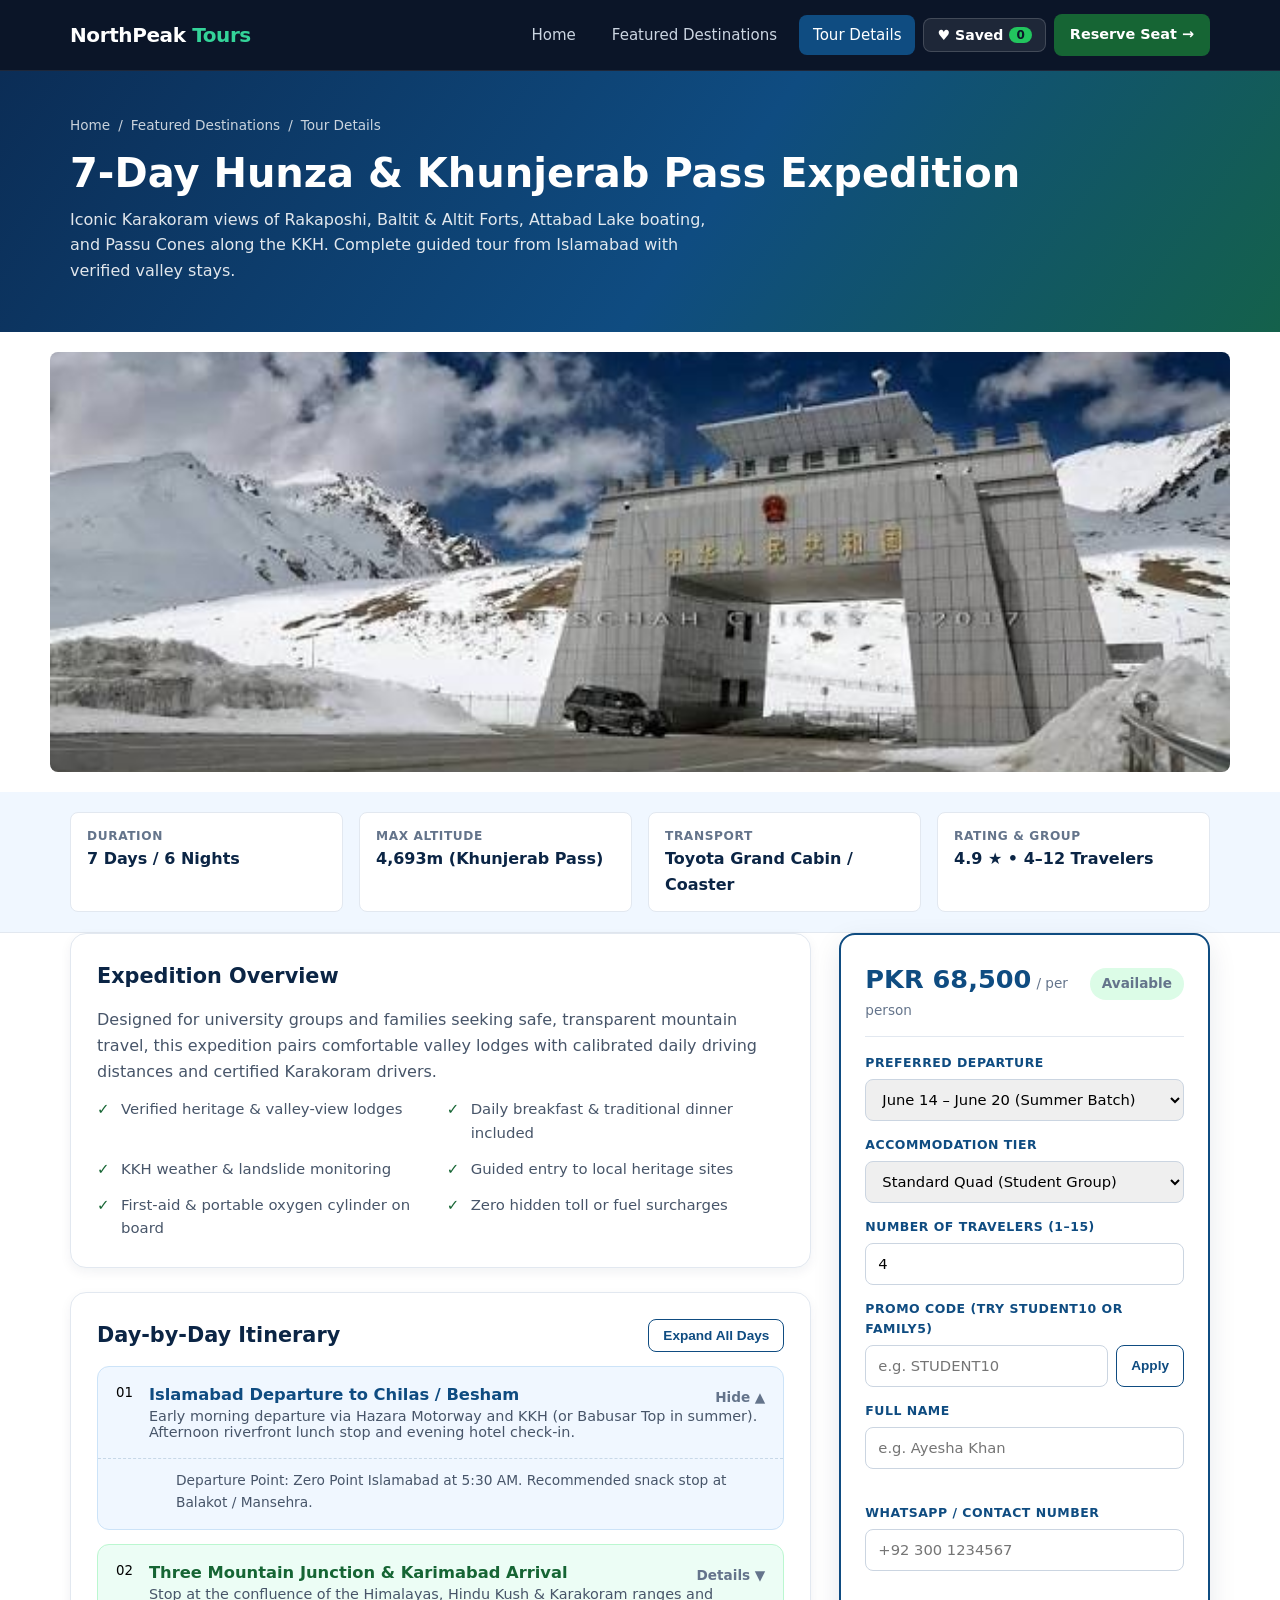
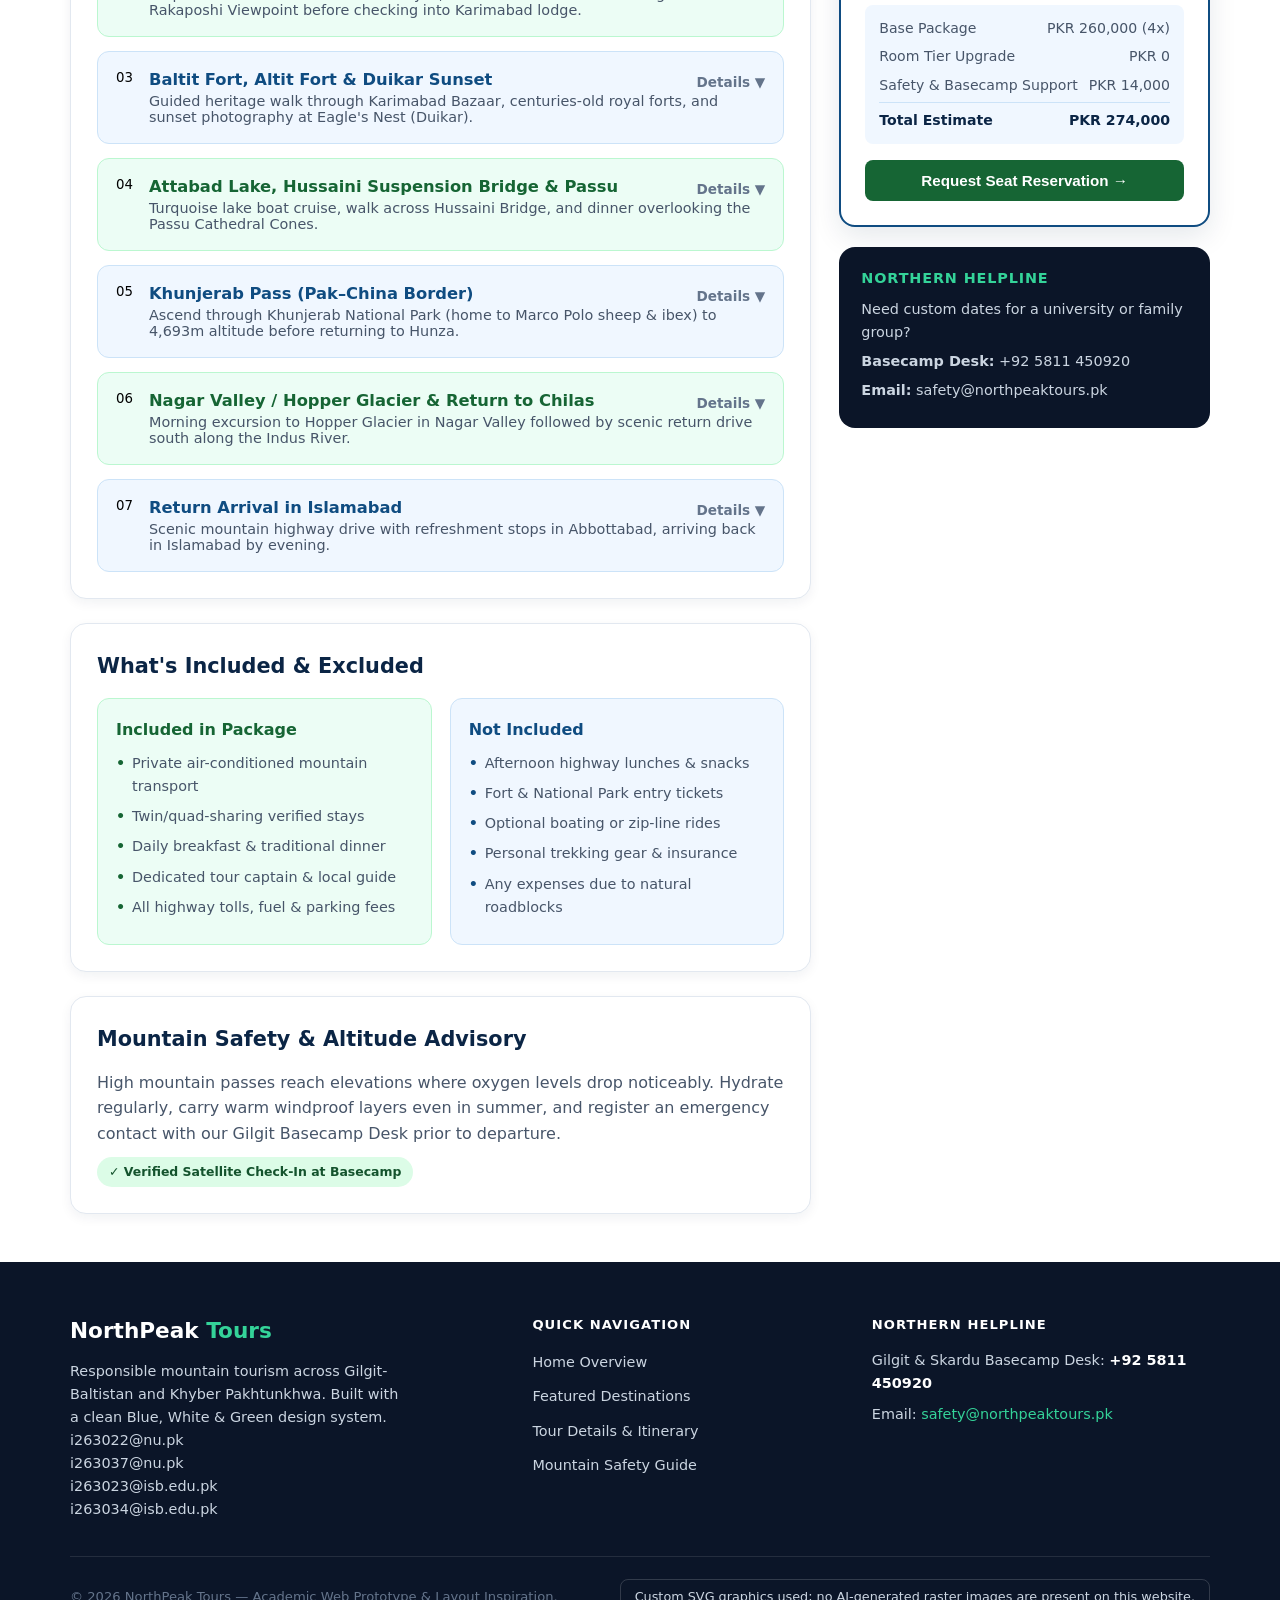
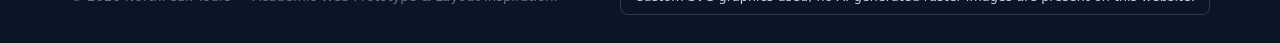
<file: pages/tour.html>
<html lang="en">
<head>
  <meta charset="UTF-8" />
  <meta name="viewport" content="width=device-width, initial-scale=1.0" />
  <title>Tour Details — NorthPeak Tours</title>
  <link rel="stylesheet" href="../css/tour.css" />
</head>
<body>
  <!-- Header & Navigation -->
  <header class="site-header">
    <div class="container nav-wrapper">
      <a href="../index.html" class="brand-logo">
        <span>NorthPeak <span class="brand-accent">Tours</span></span>
      </a>
      <button type="button" id="nav-toggle-btn" class="nav-toggle-btn" aria-expanded="false" aria-controls="nav-menu">
        Menu &#9776;
      </button>

      <nav id="nav-menu" class="nav-menu" aria-label="Main Navigation">
        <a href="../index.html" class="nav-link">Home</a>
        <a href="destination.html" class="nav-link">Featured Destinations</a>
        <a href="tour.html" class="nav-link active">Tour Details</a>
        <button type="button" id="open-saved-modal" class="nav-saved-btn">
          &#9829; Saved <span id="saved-count-badge" class="saved-count-badge">0</span>
        </button>
        <a href="#booking-form" class="nav-cta">Reserve Seat &rarr;</a>
      </nav>
    </div>
  </header>

  <main>
    <!-- Page Banner -->
    <section class="page-banner">
      <div class="container">
        <div class="breadcrumb">
          <a href="homepage.html">Home</a>
          <span>/</span>
          <a href="destinations.html">Featured Destinations</a>
          <span>/</span>
          <span>Tour Details</span>
          </div>
        <h1 id="tour-page-title">7-Day Hunza, Attabad &amp; Khunjerab Expedition</h1>
        <p id="tour-page-desc">
          Complete guided mountain tour from Islamabad covering Karimabad, Baltit Fort, Attabad
               Lake, Hussaini Bridge, and Khunjerab Pass with verified accommodations.
         </p>
      </div>
    </section>
    <div class="container" style="padding:20px 0;">
      <img src="khunjerab-pass.png" alt="Khunjerab Pass expedition" style="width:100%;max-height:420px;object-fit:cover;border-radius:8px;" />
    </div>

    <!-- Key Highlights Strip -->
    <section class="tour-highlights-strip" aria-label="Tour Specifications">
      <div class="container highlights-grid">
        <div class="highlight-item">
          <span>Duration</span>
          <strong id="spec-duration">7 Days / 6 Nights</strong>
        </div>
        <div class="highlight-item">
          <span>Max Altitude</span>
          <strong id="spec-altitude">4,693m (Khunjerab Pass)</strong>
        </div>
        <div class="highlight-item">
          <span>Transport</span>
          <strong id="spec-transport">Toyota Grand Cabin / Coaster</strong>
        </div>
        <div class="highlight-item">
          <span>Rating &amp; Group</span>
          <strong id="spec-rating">4.9 &#9733; &bull; 4–12 Travelers</strong>
        </div>
      </div>
    </section>

    <!-- Two-Column Tour Content + Booking Sidebar -->
    <section class="section-pad">
      <div class="container tour-layout">
        <!-- Left Main Column -->
        <div>
          <!-- Overview Card -->
          <article class="detail-card">
            <h2>Expedition Overview</h2>
            <p class="lead-muted">
              Designed for university groups and families seeking safe, transparent mountain travel,
              this expedition pairs comfortable valley lodges with calibrated daily driving distances
              and certified Karakoram drivers.
            </p>
            <ul class="check-list">
              <li>Verified heritage &amp; valley-view lodges</li>
              <li>Daily breakfast &amp; traditional dinner included</li>
              <li>KKH weather &amp; landslide monitoring</li>
              <li>Guided entry to local heritage sites</li>
              <li>First-aid &amp; portable oxygen cylinder on board</li>
              <li>Zero hidden toll or fuel surcharges</li>
            </ul>
          </article>

          <!-- Interactive Day-by-Day Itinerary Accordion -->
          <article class="detail-card">
            <div class="itinerary-header">
              <h2>Day-by-Day Itinerary</h2>
              <button type="button" id="toggle-all-days-btn" class="btn btn-outline btn-sm">
                Expand All Days
              </button>
            </div>
            <div id="itinerary-list" class="itinerary-list"></div>
          </article>

          <!-- Inclusions & Exclusions -->
          <article class="detail-card">
            <h2>What's Included &amp; Excluded</h2>
            <div class="inc-exc-grid">
              <div class="inc-box">
                <h3>Included in Package</h3>
                <ul>
                  <li>Private air-conditioned mountain transport</li>
                  <li>Twin/quad-sharing verified stays</li>
                  <li>Daily breakfast &amp; traditional dinner</li>
                  <li>Dedicated tour captain &amp; local guide</li>
                  <li>All highway tolls, fuel &amp; parking fees</li>
                </ul>
              </div>
              <div class="exc-box">
                <h3>Not Included</h3>
                <ul>
                  <li>Afternoon highway lunches &amp; snacks</li>
                  <li>Fort &amp; National Park entry tickets</li>
                  <li>Optional boating or zip-line rides</li>
                  <li>Personal trekking gear &amp; insurance</li>
                  <li>Any expenses due to natural roadblocks</li>
                </ul>
              </div>
            </div>
          </article>

          <!-- Safety Advisory Section -->
          <article id="safety-info" class="detail-card safety-card">
            <h2>Mountain Safety &amp; Altitude Advisory</h2>
            <p class="lead-muted">
              High mountain passes reach elevations where oxygen levels drop noticeably. Hydrate
              regularly, carry warm windproof layers even in summer, and register an emergency contact
              with our Gilgit Basecamp Desk prior to departure.
            </p>
            <span class="badge badge-green">&#10003; Verified Satellite Check-In at Basecamp</span>
          </article>
        </div>

        <!-- Right Sticky Sidebar -->
        <aside class="sidebar-sticky">
          <div id="booking-form" class="booking-card">
            <div class="price-header">
              <div>
                <strong id="sidebar-unit-price">PKR 68,500</strong>
                <span>/ per person</span>
              </div>
              <span class="badge badge-green">Available</span>
            </div>

            <form id="tour-reservation-form" novalidate>
              <div class="form-group">
                <label for="departure-date">Preferred Departure</label>
                <select id="departure-date" name="departure">
                  <option>June 14 – June 20 (Summer Batch)</option>
                  <option>July 05 – July 11 (Family Batch)</option>
                  <option>October 10 – October 16 (Autumn Batch)</option>
                </select>
              </div>

              <div class="form-group">
                <label for="room-type">Accommodation Tier</label>
                <select id="room-type" name="room">
                  <option value="standard">Standard Quad (Student Group)</option>
                  <option value="deluxe">Deluxe Twin (+PKR 8,500 / person)</option>
                </select>
              </div>

              <div class="form-group">
                <label for="traveler-count">Number of Travelers (1–15)</label>
                <input type="number" id="traveler-count" min="1" max="15" value="4" />
              </div>

              <div class="form-group">
                <label for="promo-code">Promo Code (Try STUDENT10 or FAMILY5)</label>
                <div class="promo-row">
                  <input type="text" id="promo-code" placeholder="e.g. STUDENT10" />
                  <button type="button" id="apply-promo-btn" class="btn btn-outline btn-sm">Apply</button>
                </div>
                <span id="promo-feedback" class="promo-feedback" aria-live="polite"></span>
              </div>

              <div class="form-group">
                <label for="traveler-name">Full Name</label>
                <input type="text" id="traveler-name" placeholder="e.g. Ayesha Khan" required />
                <span id="name-error" class="field-error" aria-live="polite"></span>
              </div>

              <div class="form-group">
                <label for="traveler-phone">WhatsApp / Contact Number</label>
                <input type="tel" id="traveler-phone" placeholder="+92 300 1234567" required />
                <span id="phone-error" class="field-error" aria-live="polite"></span>
              </div>

              <div class="booking-summary" aria-live="polite">
                <div class="summary-row">
                  <span>Base Package</span>
                  <span id="summary-base">PKR 260,000 (4x)</span>
                </div>
                <div class="summary-row">
                  <span>Room Tier Upgrade</span>
                  <span id="summary-upgrade">PKR 0</span>
                </div>
                <div class="summary-row">
                  <span>Safety &amp; Basecamp Support</span>
                  <span id="summary-support">PKR 14,000</span>
                </div>
                <div id="summary-discount-row" class="summary-row is-discount" hidden>
                  <span>Promo Discount</span>
                  <span id="summary-discount">-PKR 0</span>
                </div>
                <div class="summary-row total">
                  <span>Total Estimate</span>
                  <span id="summary-total">PKR 274,000</span>
                </div>
              </div>

              <button type="submit" class="btn btn-green btn-full">
                Request Seat Reservation &rarr;
              </button>

              <div id="saved-booking-banner" class="saved-booking-banner" hidden></div>
            </form>
          </div>

          <div class="helpline-card">
            <h3>Northern Helpline</h3>
            <p>Need custom dates for a university or family group?</p>
            <p><strong>Basecamp Desk:</strong> +92 5811 450920</p>
            <p><strong>Email:</strong> safety@northpeaktours.pk</p>
          </div>
        </aside>
      </div>
    </section>
  </main>

  <!-- Saved Trips Modal -->
  <div id="saved-trips-modal" class="modal-backdrop" role="dialog" aria-modal="true" aria-labelledby="saved-modal-title">
    <div class="modal-box">
      <div class="modal-header">
        <h3 id="saved-modal-title">Your Saved Trips</h3>
        <button type="button" id="close-saved-modal" class="modal-close-btn" aria-label="Close modal">&times;</button>
      </div>
      <div id="saved-trips-list"></div>
    </div>
  </div>

  <!-- Booking Confirmation Modal -->
  <div id="booking-confirm-modal" class="modal-backdrop" role="dialog" aria-modal="true" aria-labelledby="confirm-modal-title">
    <div class="modal-box">
      <div class="modal-header">
        <h3 id="confirm-modal-title">Reservation Request Received</h3>
        <button type="button" id="close-confirm-modal" class="modal-close-btn" aria-label="Close confirmation">&times;</button>
      </div>
      <div id="booking-confirm-details" class="lead-muted"></div>
    </div>
  </div>

  <!-- Dark Navy Footer -->
  <footer class="site-footer">
    <div class="container">
      <div class="footer-grid">
        <div>
          <div class="footer-brand">NorthPeak <span>Tours</span></div>
          <p class="footer-text">
            Responsible mountain tourism across Gilgit-Baltistan and Khyber Pakhtunkhwa. Built with
            a clean Blue, White &amp; Green design system.
          </p>
          <p class="footer-text"><a href="mailto:i263022@nu.pk">i263022@nu.pk</a></p>
          <p class="footer-text"><a href="mailto:i263037@nu.pk">i263037@nu.pk</a></p>
          <p class="footer-text"><a href="mailto:i263023@isb.edu.pk">i263023@isb.edu.pk</a></p>
          <p class="footer-text"><a href="mailto:i263034@isb.edu.pk">i263034@isb.edu.pk</a></p>
        </div>

        <div class="footer-col">
          <h4>Quick Navigation</h4>
          <ul class="footer-links">
            <li><a href="homepage.html">Home Overview</a></li>
            <li><a href="destinations.html">Featured Destinations</a></li>
            <li><a href="tour-details.html">Tour Details &amp; Itinerary</a></li>
            <li><a href="tour-details.html#safety-info">Mountain Safety Guide</a></li>
          </ul>
        </div>

        <div class="footer-col footer-contact">
          <h4>Northern Helpline</h4>
          <p>Gilgit &amp; Skardu Basecamp Desk: <strong>+92 5811 450920</strong></p>
          <p>Email: <a href="mailto:safety@northpeaktours.pk">safety@northpeaktours.pk</a></p>
        </div>
      </div>

      <div class="footer-bottom">
        <p>&copy; 2026 NorthPeak Tours &mdash; Academic Web Prototype &amp; Layout Inspiration.</p>
        <div class="ai-disclosure">
          Custom SVG graphics used; no AI-generated raster images are present on this website.
        </div>
      </div>
    </div>
  </footer>

  <script src="../js/tour.js"></script>
</body>
</html>
</file>
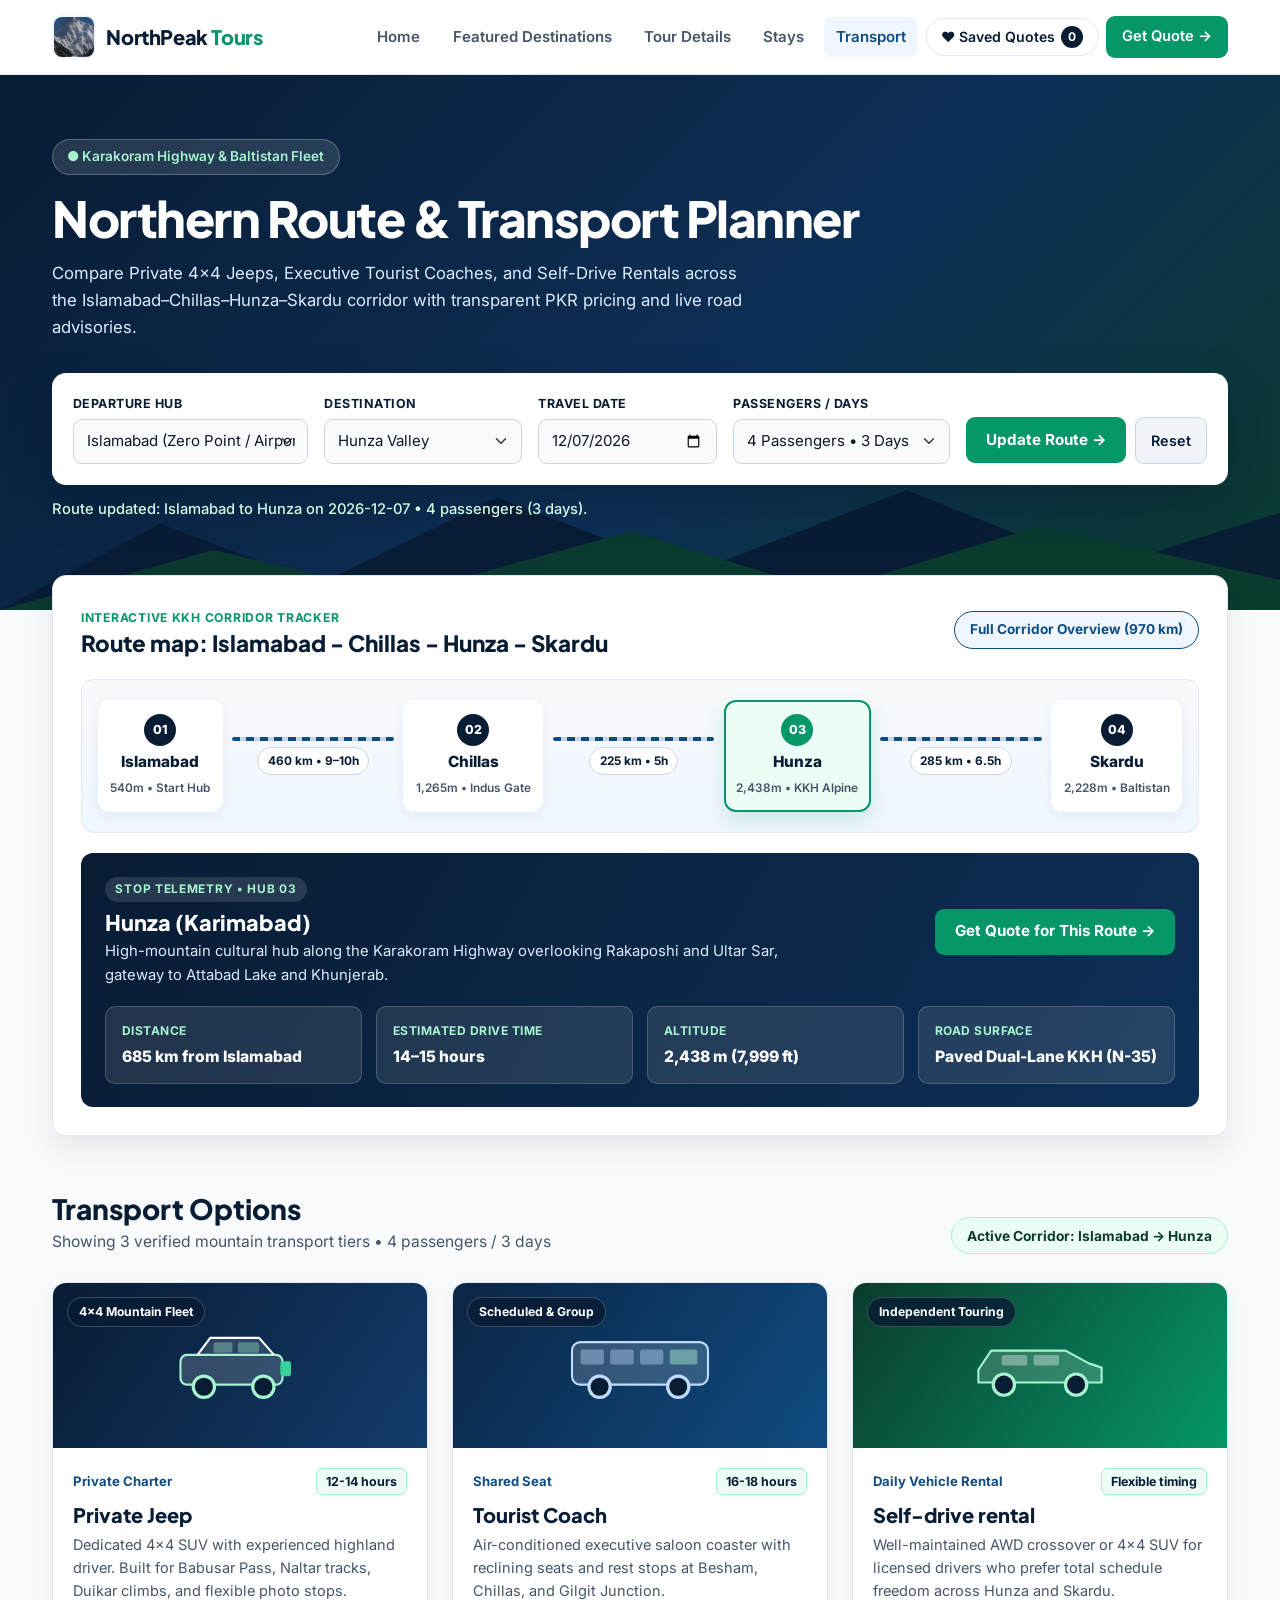
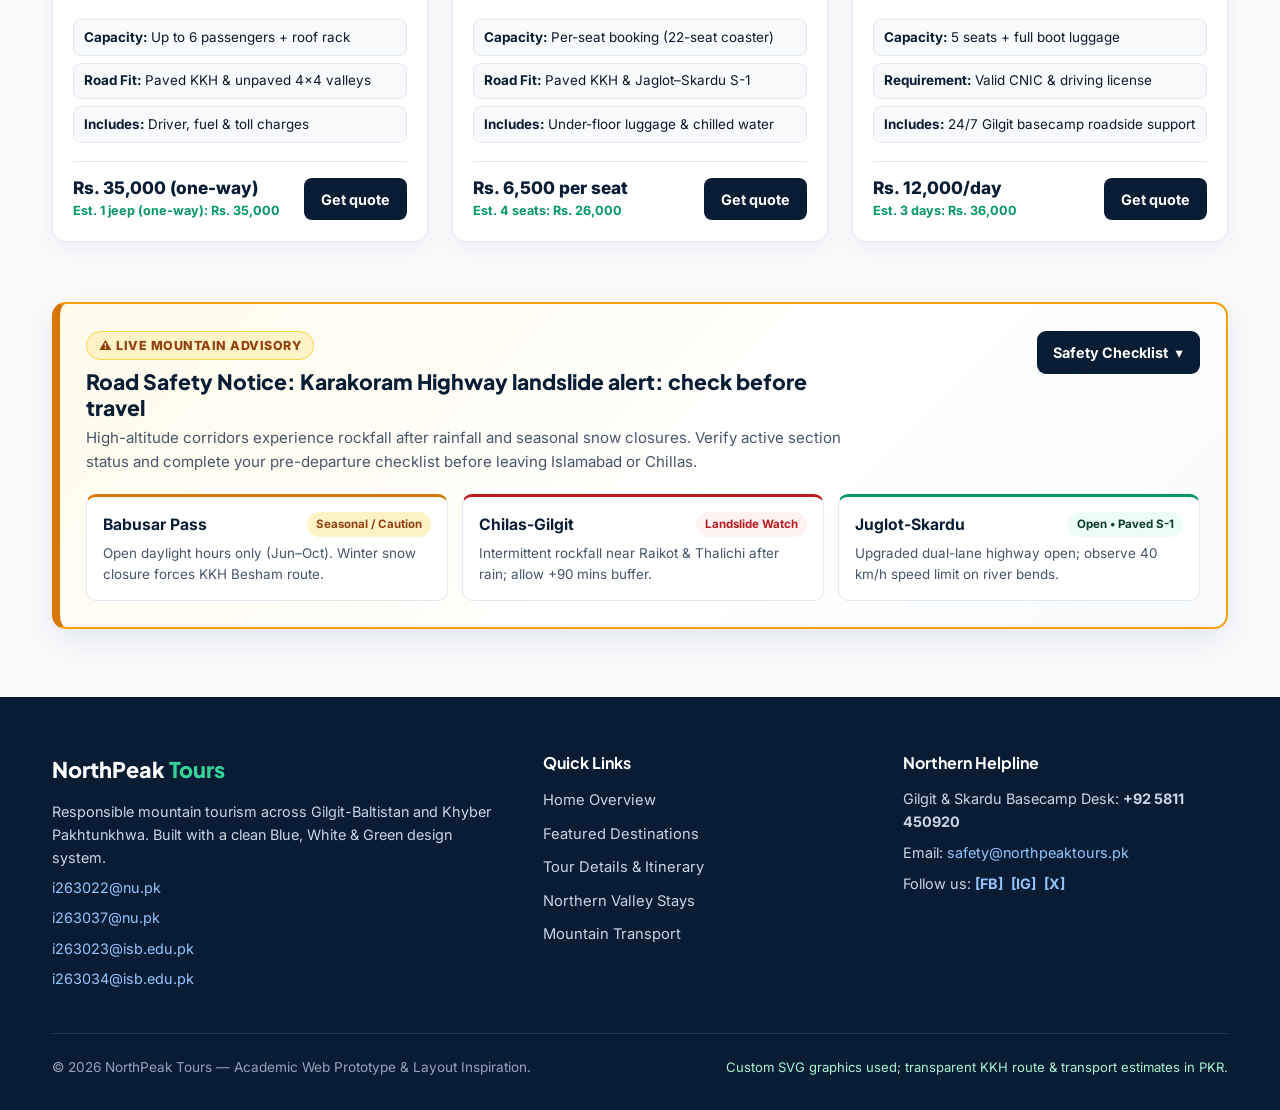
<file: pages/transport.html>
<!DOCTYPE html>
<html lang="en">
<head>
  <meta charset="UTF-8" />
  <meta name="viewport" content="width=device-width, initial-scale=1.0" />
  <title>Mountain Transport &amp; KKH Routes — NorthPeak Tours</title>
  <link rel="preconnect" href="https://fonts.googleapis.com" />
  <link rel="preconnect" href="https://fonts.gstatic.com" crossorigin />
  <link
    href="https://fonts.googleapis.com/css2?family=Inter:wght@400;500;600;700&family=Plus+Jakarta+Sans:wght@600;700;800&display=swap"
    rel="stylesheet"
  />
  <link
    href="https://cdn.jsdelivr.net/npm/bootstrap@5.3.3/dist/css/bootstrap.min.css"
    rel="stylesheet"
    integrity="sha384-QWTKZyjpPEjISv5WaRU9OFeRpok6YctnYmDr5pNlyT2bRjXh0JMhjY6hW+ALEwIH"
    crossorigin="anonymous"
  />
  <link rel="stylesheet" href="../css/transport.css" />
</head>
<body>
  <!-- Header & Navigation -->
  <header class="site-header">
    <div class="container nav-wrapper">
      <a href="../index.html" class="brand-logo">
        <img src="mountain-logo.jpeg" alt="NorthPeak mountain logo" width="44" height="44" />
        <span>NorthPeak <span class="brand-accent">Tours</span></span>
      </a>

      <button
        type="button"
        id="nav-toggle-btn"
        class="nav-toggle-btn"
        aria-expanded="false"
        aria-controls="nav-menu"
      >
        Menu &#9776;
      </button>

      <nav id="nav-menu" class="nav-menu" aria-label="Main Navigation">
        <a href="../index.html" class="nav-link">Home</a>
        <a href="destination.html" class="nav-link">Featured Destinations</a>
        <a href="tour.html" class="nav-link">Tour Details</a>
        <a href="stays.html" class="nav-link">Stays</a>
        <a href="transport.html" class="nav-link active">Transport</a>
        <button type="button" id="open-saved-modal" class="nav-saved-btn">
          &#9829; Saved Quotes <span id="saved-count-badge" class="saved-count-badge">0</span>
        </button>
        <a href="#transport-options" id="nav-get-quote-btn" class="nav-cta">Get Quote &rarr;</a>
      </nav>
    </div>
  </header>

  <main>
    <!-- Hero Section with Mountain SVG & Quick Route Planner -->
    <section class="hero">
      <svg class="hero-mountains" viewBox="0 0 1440 200" preserveAspectRatio="none" aria-hidden="true">
        <polygon points="0,200 180,85 360,165 560,50 780,150 1020,40 1240,145 1440,70 1440,200" fill="#081C34" />
        <polygon points="0,200 240,120 450,180 710,95 930,175 1170,88 1440,160 1440,200" fill="#0B3B2E" />
      </svg>

      <div class="container hero-content">
        <span class="badge-hero">&#9679; Karakoram Highway &amp; Baltistan Fleet</span>
        <h1 class="hero-title">Northern Route &amp; Transport Planner</h1>
        <p class="hero-subtitle">
          Compare Private 4x4 Jeeps, Executive Tourist Coaches, and Self-Drive Rentals across the
          Islamabad&ndash;Chillas&ndash;Hunza&ndash;Skardu corridor with transparent PKR pricing and live road advisories.
        </p>

        <!-- Quick Route Filter Bar -->
        <form id="route-planner-form" class="search-bar-card" novalidate>
          <div class="search-field">
            <label for="planner-departure">Departure Hub</label>
            <select id="planner-departure" name="departure" class="form-select">
              <option value="islamabad" selected>Islamabad (Zero Point / Airport)</option>
              <option value="chillas">Chillas (KKH Junction)</option>
              <option value="hunza">Hunza (Karimabad)</option>
              <option value="skardu">Skardu (Baltistan Hub)</option>
            </select>
          </div>

          <div class="search-field">
            <label for="planner-destination">Destination</label>
            <select id="planner-destination" name="destination" class="form-select">
              <option value="hunza" selected>Hunza Valley</option>
              <option value="skardu">Skardu Valley</option>
              <option value="chillas">Chillas</option>
              <option value="islamabad">Islamabad</option>
            </select>
          </div>

          <div class="search-field">
            <label for="planner-date">Travel Date</label>
            <input type="date" id="planner-date" name="travelDate" class="form-control" required />
          </div>

          <div class="search-field">
            <label for="planner-party">Passengers / Days</label>
            <select id="planner-party" name="party" class="form-select">
              <option value="2-2" data-seats="2" data-days="2">2 Passengers &bull; 2 Days</option>
              <option value="4-3" data-seats="4" data-days="3" selected>4 Passengers &bull; 3 Days</option>
              <option value="6-5" data-seats="6" data-days="5">6 Passengers &bull; 5 Days</option>
              <option value="8-7" data-seats="8" data-days="7">8 Passengers &bull; 7 Days</option>
              <option value="12-5" data-seats="12" data-days="5">12 Passengers &bull; 5 Days</option>
            </select>
          </div>

          <div class="search-actions">
            <button type="submit" class="btn-green">Update Route &rarr;</button>
            <button type="button" id="reset-route-btn" class="btn-reset" title="Reset route planner">
              Reset
            </button>
          </div>
        </form>

        <p id="route-feedback" class="filter-feedback" aria-live="polite"></p>
      </div>
    </section>

    <!-- Interactive Route Map Section -->
    <section id="route-map-section" class="route-map-section" aria-label="Interactive Karakoram Highway Route Map">
      <div class="container">
        <div class="route-map-card">
          <div class="route-map-header">
            <div>
              <span class="route-eyebrow">Interactive KKH Corridor Tracker</span>
              <h2 class="route-map-title">Route map: Islamabad - Chillas - Hunza - Skardu</h2>
            </div>
            <button type="button" id="view-full-corridor-btn" class="corridor-pill-btn">
              Full Corridor Overview (970 km)
            </button>
          </div>

          <!-- Visual Multi-Stop Tracker -->
          <div class="kkh-tracker" role="group" aria-label="Karakoram Highway stops and legs">
            <button type="button" class="route-stop-btn" data-node-id="stop-islamabad" aria-pressed="false">
              <span class="stop-dot">01</span>
              <span class="stop-name">Islamabad</span>
              <span class="stop-elev">540m &bull; Start Hub</span>
            </button>

            <button type="button" class="route-leg-btn" data-node-id="leg-isb-chillas" aria-pressed="false">
              <span class="leg-line"></span>
              <span class="leg-badge">460 km &bull; 9&ndash;10h</span>
            </button>

            <button type="button" class="route-stop-btn" data-node-id="stop-chillas" aria-pressed="false">
              <span class="stop-dot">02</span>
              <span class="stop-name">Chillas</span>
              <span class="stop-elev">1,265m &bull; Indus Gate</span>
            </button>

            <button type="button" class="route-leg-btn" data-node-id="leg-chillas-hunza" aria-pressed="false">
              <span class="leg-line"></span>
              <span class="leg-badge">225 km &bull; 5h</span>
            </button>

            <button type="button" class="route-stop-btn" data-node-id="stop-hunza" aria-pressed="true">
              <span class="stop-dot">03</span>
              <span class="stop-name">Hunza</span>
              <span class="stop-elev">2,438m &bull; KKH Alpine</span>
            </button>

            <button type="button" class="route-leg-btn" data-node-id="leg-hunza-skardu" aria-pressed="false">
              <span class="leg-line"></span>
              <span class="leg-badge">285 km &bull; 6.5h</span>
            </button>

            <button type="button" class="route-stop-btn" data-node-id="stop-skardu" aria-pressed="false">
              <span class="stop-dot">04</span>
              <span class="stop-name">Skardu</span>
              <span class="stop-elev">2,228m &bull; Baltistan</span>
            </button>
          </div>

          <!-- Telemetry Display Panel -->
          <div id="route-telemetry-panel" class="route-telemetry-panel" aria-live="polite">
            <div class="telemetry-top">
              <div>
                <span id="telemetry-kind" class="telemetry-kind">Stop Telemetry</span>
                <h3 id="telemetry-title" class="telemetry-title">Hunza (Karimabad)</h3>
                <p id="telemetry-desc" class="telemetry-desc">
                  High-mountain cultural hub along the Karakoram Highway overlooking Rakaposhi and Ultar Sar.
                </p>
              </div>
              <button type="button" id="telemetry-quote-btn" class="btn-green">
                Get Quote for This Route &rarr;
              </button>
            </div>

            <div class="telemetry-metrics">
              <div class="metric-tile">
                <span class="metric-label">Distance</span>
                <strong id="telemetry-distance" class="metric-value">685 km from Islamabad</strong>
              </div>
              <div class="metric-tile">
                <span class="metric-label">Estimated Drive Time</span>
                <strong id="telemetry-time" class="metric-value">14&ndash;15 hours</strong>
              </div>
              <div class="metric-tile">
                <span class="metric-label">Altitude</span>
                <strong id="telemetry-altitude" class="metric-value">2,438 m (7,999 ft)</strong>
              </div>
              <div class="metric-tile">
                <span class="metric-label">Road Surface</span>
                <strong id="telemetry-surface" class="metric-value">Paved Dual-Lane KKH (N-35)</strong>
              </div>
            </div>
          </div>
        </div>
      </div>
    </section>

    <!-- Transport Options Section -->
    <section id="transport-options" class="section-pad">
      <div class="container">
        <div class="catalog-header">
          <div>
            <h2 class="section-title">Transport Options</h2>
            <p id="transport-meta" class="section-desc" aria-live="polite">
              Showing 3 verified mountain transport tiers for your selected route
            </p>
          </div>
          <span class="corridor-summary-pill" id="active-route-pill">
            Active Corridor: Islamabad &rarr; Hunza
          </span>
        </div>

        <div id="transport-cards-grid" class="row g-4">
          <!-- Card 1: Private Jeep -->
          <div class="col-12 col-md-6 col-lg-4">
            <article class="transport-card" data-vehicle="private-jeep">
              <div class="transport-visual theme-navy">
                <span class="vehicle-badge">4x4 Mountain Fleet</span>
                <svg class="vehicle-svg" viewBox="0 0 160 80" fill="none" aria-hidden="true">
                  <rect x="24" y="30" width="96" height="28" rx="6" fill="rgba(255,255,255,0.16)" stroke="#a7f3d0" stroke-width="2" />
                  <path d="M40 30L52 14H98L112 30" fill="rgba(255,255,255,0.12)" stroke="#ffffff" stroke-width="2" stroke-linejoin="round" />
                  <rect x="55" y="18" width="18" height="10" rx="2" fill="rgba(167,243,208,0.35)" />
                  <rect x="78" y="18" width="20" height="10" rx="2" fill="rgba(167,243,208,0.35)" />
                  <circle cx="46" cy="60" r="10" fill="#081c34" stroke="#a7f3d0" stroke-width="3" />
                  <circle cx="102" cy="60" r="10" fill="#081c34" stroke="#a7f3d0" stroke-width="3" />
                  <rect x="118" y="36" width="10" height="14" rx="2" fill="#34d399" />
                </svg>
              </div>
              <div class="transport-body">
                <div class="transport-meta-top">
                  <span class="transport-category">Private Charter</span>
                  <span class="transport-duration-pill">12-14 hours</span>
                </div>
                <h3 class="transport-title">Private Jeep</h3>
                <p class="transport-summary">
                  Dedicated 4x4 SUV with experienced highland driver. Built for Babusar Pass,
                  Naltar tracks, Duikar climbs, and flexible photo stops.
                </p>

                <ul class="transport-specs">
                  <li><strong>Capacity:</strong> Up to 6 passengers + roof rack</li>
                  <li><strong>Road Fit:</strong> Paved KKH &amp; unpaved 4x4 valleys</li>
                  <li><strong>Includes:</strong> Driver, fuel &amp; toll charges</li>
                </ul>

                <div class="transport-footer">
                  <div class="transport-price">
                    <strong>Rs. 35,000 (one-way)</strong>
                    <span class="transport-estimate" data-estimate-for="private-jeep">
                      Est. 1 trip: Rs. 35,000
                    </span>
                  </div>
                  <button
                    type="button"
                    class="btn-get-quote"
                    data-open-quote="private-jeep"
                  >
                    Get quote
                  </button>
                </div>
              </div>
            </article>
          </div>

          <!-- Card 2: Tourist Coach -->
          <div class="col-12 col-md-6 col-lg-4">
            <article class="transport-card" data-vehicle="tourist-coach">
              <div class="transport-visual theme-blue">
                <span class="vehicle-badge">Scheduled &amp; Group</span>
                <svg class="vehicle-svg" viewBox="0 0 160 80" fill="none" aria-hidden="true">
                  <rect x="16" y="18" width="128" height="40" rx="8" fill="rgba(255,255,255,0.16)" stroke="#bfdbfe" stroke-width="2" />
                  <rect x="24" y="25" width="22" height="14" rx="2" fill="rgba(191,219,254,0.4)" />
                  <rect x="52" y="25" width="22" height="14" rx="2" fill="rgba(191,219,254,0.4)" />
                  <rect x="80" y="25" width="22" height="14" rx="2" fill="rgba(191,219,254,0.4)" />
                  <rect x="108" y="25" width="26" height="14" rx="2" fill="rgba(167,243,208,0.45)" />
                  <circle cx="42" cy="60" r="10" fill="#081c34" stroke="#bfdbfe" stroke-width="3" />
                  <circle cx="116" cy="60" r="10" fill="#081c34" stroke="#bfdbfe" stroke-width="3" />
                </svg>
              </div>
              <div class="transport-body">
                <div class="transport-meta-top">
                  <span class="transport-category">Shared Seat</span>
                  <span class="transport-duration-pill">16-18 hours</span>
                </div>
                <h3 class="transport-title">Tourist Coach</h3>
                <p class="transport-summary">
                  Air-conditioned executive saloon coaster with reclining seats and rest stops at
                  Besham, Chillas, and Gilgit Junction.
                </p>

                <ul class="transport-specs">
                  <li><strong>Capacity:</strong> Per-seat booking (22-seat coaster)</li>
                  <li><strong>Road Fit:</strong> Paved KKH &amp; Jaglot&ndash;Skardu S-1</li>
                  <li><strong>Includes:</strong> Under-floor luggage &amp; chilled water</li>
                </ul>

                <div class="transport-footer">
                  <div class="transport-price">
                    <strong>Rs. 6,500 per seat</strong>
                    <span class="transport-estimate" data-estimate-for="tourist-coach">
                      Est. 4 seats: Rs. 26,000
                    </span>
                  </div>
                  <button
                    type="button"
                    class="btn-get-quote"
                    data-open-quote="tourist-coach"
                  >
                    Get quote
                  </button>
                </div>
              </div>
            </article>
          </div>

          <!-- Card 3: Self-drive rental -->
          <div class="col-12 col-md-6 col-lg-4">
            <article class="transport-card" data-vehicle="self-drive">
              <div class="transport-visual theme-emerald">
                <span class="vehicle-badge">Independent Touring</span>
                <svg class="vehicle-svg" viewBox="0 0 160 80" fill="none" aria-hidden="true">
                  <path d="M22 44L34 26H104L126 38L138 42V56H22V44Z" fill="rgba(255,255,255,0.16)" stroke="#a7f3d0" stroke-width="2" stroke-linejoin="round" />
                  <rect x="44" y="30" width="24" height="10" rx="2" fill="rgba(255,255,255,0.35)" />
                  <rect x="74" y="30" width="24" height="10" rx="2" fill="rgba(255,255,255,0.35)" />
                  <circle cx="46" cy="58" r="10" fill="#081c34" stroke="#a7f3d0" stroke-width="3" />
                  <circle cx="114" cy="58" r="10" fill="#081c34" stroke="#a7f3d0" stroke-width="3" />
                </svg>
              </div>
              <div class="transport-body">
                <div class="transport-meta-top">
                  <span class="transport-category">Daily Vehicle Rental</span>
                  <span class="transport-duration-pill">Flexible timing</span>
                </div>
                <h3 class="transport-title">Self-drive rental</h3>
                <p class="transport-summary">
                  Well-maintained AWD crossover or 4x4 SUV for licensed drivers who prefer total
                  schedule freedom across Hunza and Skardu.
                </p>

                <ul class="transport-specs">
                  <li><strong>Capacity:</strong> 5 seats + full boot luggage</li>
                  <li><strong>Requirement:</strong> Valid CNIC &amp; driving license</li>
                  <li><strong>Includes:</strong> 24/7 Gilgit basecamp roadside support</li>
                </ul>

                <div class="transport-footer">
                  <div class="transport-price">
                    <strong>Rs. 12,000/day</strong>
                    <span class="transport-estimate" data-estimate-for="self-drive">
                      Est. 3 days: Rs. 36,000
                    </span>
                  </div>
                  <button
                    type="button"
                    class="btn-get-quote"
                    data-open-quote="self-drive"
                  >
                    Get quote
                  </button>
                </div>
              </div>
            </article>
          </div>
        </div>
      </div>
    </section>

    <!-- Road Safety Notice Banner -->
    <section id="road-safety-section" class="safety-section" aria-label="Karakoram Highway Road Safety Notice">
      <div class="container">
        <div class="safety-banner-card">
          <div class="safety-header">
            <div class="safety-title-wrap">
              <span class="safety-alert-pill">&#9888; Live Mountain Advisory</span>
              <h2 class="safety-title">
                Road Safety Notice: Karakoram Highway landslide alert: check before travel
              </h2>
              <p class="safety-subtitle">
                High-altitude corridors experience rockfall after rainfall and seasonal snow closures.
                Verify active section status and complete your pre-departure checklist before leaving Islamabad or Chillas.
              </p>
            </div>
            <button
              type="button"
              id="toggle-safety-checklist"
              class="btn-checklist-toggle"
              aria-expanded="false"
              aria-controls="safety-checklist-panel"
            >
              Safety Checklist <span id="checklist-toggle-arrow">&#9662;</span>
            </button>
          </div>

          <!-- Live Advisory Badges -->
          <div class="advisory-badges-grid" role="list" aria-label="Live section advisories">
            <div class="advisory-badge is-warning" role="listitem">
              <div class="advisory-badge-top">
                <strong>Babusar Pass</strong>
                <span class="status-tag status-caution">Seasonal / Caution</span>
              </div>
              <p>Open daylight hours only (Jun&ndash;Oct). Winter snow closure forces KKH Besham route.</p>
            </div>

            <div class="advisory-badge is-alert" role="listitem">
              <div class="advisory-badge-top">
                <strong>Chilas-Gilgit</strong>
                <span class="status-tag status-alert">Landslide Watch</span>
              </div>
              <p>Intermittent rockfall near Raikot &amp; Thalichi after rain; allow +90 mins buffer.</p>
            </div>

            <div class="advisory-badge is-open" role="listitem">
              <div class="advisory-badge-top">
                <strong>Juglot-Skardu</strong>
                <span class="status-tag status-clear">Open &bull; Paved S-1</span>
              </div>
              <p>Upgraded dual-lane highway open; observe 40 km/h speed limit on river bends.</p>
            </div>
          </div>

          <!-- Expandable Safety Checklist -->
          <div id="safety-checklist-panel" class="safety-checklist-panel" hidden>
            <div class="checklist-header-row">
              <div>
                <h3>Pre-Travel KKH Safety Checklist</h3>
                <p>Tick off essentials before departing on the Islamabad&ndash;Hunza&ndash;Skardu corridor.</p>
              </div>
              <span id="checklist-progress" class="checklist-progress">0 of 6 completed</span>
            </div>

            <div class="checklist-items-grid">
              <label class="checklist-item">
                <input type="checkbox" class="safety-check-input" />
                <span>Confirm live KKH &amp; FWO clearance via Gilgit Basecamp Desk (+92 5811 450920)</span>
              </label>
              <label class="checklist-item">
                <input type="checkbox" class="safety-check-input" />
                <span>Download offline Pakistan North maps (cellular signal drops between Chillas &amp; Jaglot)</span>
              </label>
              <label class="checklist-item">
                <input type="checkbox" class="safety-check-input" />
                <span>Top up fuel in Mansehra, Chillas, and Gilgit before entering valley spurs</span>
              </label>
              <label class="checklist-item">
                <input type="checkbox" class="safety-check-input" />
                <span>Pack warm layers, water, snacks, and basic altitude/motion sickness kit</span>
              </label>
              <label class="checklist-item">
                <input type="checkbox" class="safety-check-input" />
                <span>Schedule mountain legs for daylight hours (06:00 AM &ndash; 06:00 PM)</span>
              </label>
              <label class="checklist-item">
                <input type="checkbox" class="safety-check-input" />
                <span>Verify spare tire, hydraulic jack, and snow chains (for Nov&ndash;Mar travel)</span>
              </label>
            </div>
          </div>
        </div>
      </div>
    </section>
  </main>

  <!-- Interactive Quote Modal -->
  <div
    id="quote-modal"
    class="modal-backdrop"
    role="dialog"
    aria-modal="true"
    aria-labelledby="quote-modal-title"
  >
    <div class="modal-box modal-box-quote">
      <div class="modal-header">
        <div>
          <span class="modal-eyebrow">Transparent PKR Fare Estimator</span>
          <h3 id="quote-modal-title">Request Transport Quote</h3>
        </div>
        <button
          type="button"
          id="close-quote-modal"
          class="modal-close-btn"
          aria-label="Close quote modal"
        >
          &times;
        </button>
      </div>

      <form id="quote-form" novalidate>
        <div class="quote-form-grid">
          <div class="quote-field">
            <label for="quote-vehicle">Vehicle Type</label>
            <select id="quote-vehicle" name="vehicle" class="form-select">
              <option value="private-jeep">Private Jeep &mdash; Rs. 35,000 (one-way)</option>
              <option value="tourist-coach">Tourist Coach &mdash; Rs. 6,500 per seat</option>
              <option value="self-drive">Self-drive rental &mdash; Rs. 12,000/day</option>
            </select>
          </div>

          <div class="quote-field">
            <label for="quote-route">Route Leg</label>
            <select id="quote-route" name="route" class="form-select">
              <option value="isb-chillas">Islamabad &rarr; Chillas (460 km)</option>
              <option value="chillas-hunza">Chillas &rarr; Hunza (225 km)</option>
              <option value="hunza-skardu">Hunza &rarr; Skardu (285 km)</option>
              <option value="isb-hunza" selected>Islamabad &rarr; Hunza (685 km &bull; Direct KKH)</option>
              <option value="isb-skardu">Islamabad &rarr; Skardu (650 km &bull; via Jaglot)</option>
              <option value="full-circuit">Full Circuit: Islamabad &ndash; Chillas &ndash; Hunza &ndash; Skardu (970 km)</option>
            </select>
          </div>

          <div class="quote-field">
            <label for="quote-date">Departure Date</label>
            <input type="date" id="quote-date" name="date" class="form-control" required />
          </div>

          <div class="quote-field">
            <label id="quote-qty-label" for="quote-qty">One-Way Trips / Jeeps</label>
            <input
              type="number"
              id="quote-qty"
              name="qty"
              class="form-control"
              min="1"
              max="24"
              value="1"
              required
            />
          </div>

          <div class="quote-field">
            <label for="quote-name">Lead Traveler Name</label>
            <input
              type="text"
              id="quote-name"
              name="travelerName"
              class="form-control"
              placeholder="e.g., Hamza Tariq"
              required
            />
          </div>

          <div class="quote-field">
            <label for="quote-phone">Contact Phone / WhatsApp</label>
            <input
              type="tel"
              id="quote-phone"
              name="travelerPhone"
              class="form-control"
              placeholder="e.g., +92 300 1234567"
              required
            />
          </div>
        </div>

        <!-- Live PKR Total Box -->
        <div class="quote-live-summary">
          <div class="quote-breakdown">
            <span id="quote-breakdown-title" class="quote-breakdown-title">Private Jeep</span>
            <span id="quote-breakdown-detail" class="quote-breakdown-detail">
              Rs. 35,000 &times; 1 one-way trip &bull; Islamabad &rarr; Hunza
            </span>
          </div>
          <div class="quote-total-price">
            <span>Estimated Total</span>
            <strong id="quote-total-pkr">Rs. 35,000</strong>
          </div>
        </div>

        <p id="quote-form-feedback" class="quote-form-feedback" aria-live="polite"></p>

        <div class="quote-modal-actions">
          <button type="button" id="save-quote-btn" class="btn-save-quote">
            &#9825; Save Quote
          </button>
          <button type="submit" class="btn-green">
            Confirm Quote Request &rarr;
          </button>
        </div>
      </form>

      <!-- Confirmed Quote View -->
      <div id="quote-confirmation-view" class="quote-confirmation-view" hidden>
        <div class="confirm-check-badge">&#10003;</div>
        <h4>Quote Request Confirmed</h4>
        <p class="confirm-ref-line">
          Reference ID: <strong id="confirm-ref-id">NP-TRN-000000</strong>
        </p>
        <div id="confirm-summary-card" class="confirm-summary-card"></div>
        <p class="confirm-note">
          Your quote has also been added to <strong>Saved Quotes</strong>. Our Gilgit/Islamabad
          dispatch desk will verify road conditions before departure.
        </p>
        <div class="quote-modal-actions">
          <button type="button" id="new-quote-btn" class="btn-reset">Plan Another Quote</button>
          <button type="button" id="done-quote-btn" class="btn-green">Done</button>
        </div>
      </div>
    </div>
  </div>

  <!-- Saved Quotes Modal -->
  <div
    id="saved-quotes-modal"
    class="modal-backdrop"
    role="dialog"
    aria-modal="true"
    aria-labelledby="saved-modal-title"
  >
    <div class="modal-box">
      <div class="modal-header">
        <h3 id="saved-modal-title">Your Saved Transport Quotes</h3>
        <button
          type="button"
          id="close-saved-modal"
          class="modal-close-btn"
          aria-label="Close saved quotes modal"
        >
          &times;
        </button>
      </div>
      <div id="saved-quotes-list"></div>
    </div>
  </div>

  <!-- Dark Navy Footer -->
  <footer class="site-footer">
    <div class="container">
      <div class="footer-grid">
        <div>
          <div class="footer-brand">NorthPeak <span>Tours</span></div>
          <p class="footer-text">
            Responsible mountain tourism across Gilgit-Baltistan and Khyber Pakhtunkhwa. Built with
            a clean Blue, White &amp; Green design system.
          </p>
          <p class="footer-text"><a href="mailto:i263022@nu.pk">i263022@nu.pk</a></p>
          <p class="footer-text"><a href="mailto:i263037@nu.pk">i263037@nu.pk</a></p>
          <p class="footer-text"><a href="mailto:i263023@isb.edu.pk">i263023@isb.edu.pk</a></p>
          <p class="footer-text"><a href="mailto:i263034@isb.edu.pk">i263034@isb.edu.pk</a></p>
        </div>

        <div class="footer-col">
          <h4>Quick Links</h4>
          <ul class="footer-links">
            <li><a href="../index.html">Home Overview</a></li>
            <li><a href="destination.html">Featured Destinations</a></li>
            <li><a href="tour.html">Tour Details &amp; Itinerary</a></li>
            <li><a href="stays.html">Northern Valley Stays</a></li>
            <li><a href="transport.html">Mountain Transport</a></li>
          </ul>
        </div>

        <div class="footer-col footer-contact">
          <h4>Northern Helpline</h4>
          <p>Gilgit &amp; Skardu Basecamp Desk: <strong>+92 5811 450920</strong></p>
          <p>Email: <a href="mailto:safety@northpeaktours.pk">safety@northpeaktours.pk</a></p>
          <p class="social-links-row">
            Follow us:
            <a href="#facebook" aria-label="NorthPeak Tours on Facebook">[FB]</a>
            <a href="#instagram" aria-label="NorthPeak Tours on Instagram">[IG]</a>
            <a href="#x" aria-label="NorthPeak Tours on X">[X]</a>
          </p>
        </div>
      </div>

      <div class="footer-bottom">
        <p>&copy; 2026 NorthPeak Tours &mdash; Academic Web Prototype &amp; Layout Inspiration.</p>
        <div class="ai-disclosure">
          Custom SVG graphics used; transparent KKH route &amp; transport estimates in PKR.
        </div>
      </div>
    </div>
  </footer>

  <script
    src="https://cdn.jsdelivr.net/npm/bootstrap@5.3.3/dist/js/bootstrap.bundle.min.js"
    integrity="sha384-YvpcrYf0tY3lHB60NNkmXc5s9fDVZLESaAA55NDzOxhy9GkcIdslK1eN7N6jIeHz"
    crossorigin="anonymous"
  ></script>
  <script src="../js/transport.js"></script>
</body>
</html>
</file>
<file: css/index.css>
/* NorthPeak Tours — Page-specific stylesheet */
:root {
  /* Core Palette (Blue, White & Green) */
  --blue-900: #0b2545;
  --blue-800: #0f4c81;
  --blue-700: #155e9c;
  --blue-100: #e0f0fc;
  --blue-50: #f0f7ff;
  --green-800: #14532d;
  --green-700: #166534;
  --green-600: #15803d;
  --green-500: #22c55e;
  --green-400: #34d399;
  --green-100: #dcfce7;
  --green-50: #ecfdf5;
  --navy-950: #0b1528;
  --navy-900: #111c33;
  --navy-800: #1e293b;
  --white: #ffffff;
  --slate-50: #f8fafc;
  --slate-200: #e2e8f0;
  --slate-300: #cbd5e1;
  --slate-500: #64748b;
  --slate-600: #475569;
  --slate-800: #1e293b;
  /* Layout & Elevation */
  --container-max: 1180px;
  --radius-sm: 8px;
  --radius-md: 12px;
  --radius-lg: 16px;
  --radius-pill: 999px;
  --shadow-sm: 0 4px 12px rgba(11, 37, 69, 0.06);
  --shadow-md: 0 10px 28px rgba(11, 37, 69, 0.1);
  --shadow-lg: 0 18px 40px rgba(11, 37, 69, 0.16);
}
/* Reset & Base */
*,
*::before,
*::after {
  box-sizing: border-box;
  margin: 0;
  padding: 0;
}
html {
  scroll-behavior: smooth;
}
body {
  font-family: "Segoe UI", system-ui, -apple-system, BlinkMacSystemFont, Roboto, sans-serif;
  color: var(--slate-800);
  background-color: var(--white);
  line-height: 1.6;
  -webkit-font-smoothing: antialiased;
}
a {
  color: inherit;
  text-decoration: none;
}
ul {
  list-style: none;
}
img,
svg {
  display: block;
  max-width: 100%;
}
.container {
  width: 100%;
  max-width: var(--container-max);
  margin: 0 auto;
  padding: 0 20px;
}
/* ==========================================================================
   Header & Responsive Navigation (Pure CSS Toggle)
   ========================================================================== */
.site-header {
  background-color: var(--navy-950);
  color: var(--white);
  position: sticky;
  top: 0;
  z-index: 100;
  border-bottom: 1px solid rgba(255, 255, 255, 0.08);
}
.nav-wrapper {
  display: flex;
  align-items: center;
  justify-content: space-between;
  min-height: 70px;
  gap: 16px;
  flex-wrap: wrap;
}
.brand-logo {
  display: inline-flex;
  align-items: center;
  gap: 10px;
  font-size: 1.25rem;
  font-weight: 700;
  letter-spacing: -0.02em;
}
.brand-logo img {
  width: 44px;
  height: 44px;
  object-fit: cover;
  border-radius: 8px;
  border: 1px solid rgba(255, 255, 255, 0.16);
}
.brand-logo .brand-accent {
  color: var(--green-400);
}
.nav-toggle {
  display: none;
}
.nav-toggle-label {
  display: none;
  cursor: pointer;
  padding: 8px 10px;
  border: 1px solid rgba(255, 255, 255, 0.2);
  border-radius: var(--radius-sm);
  color: var(--white);
  font-size: 0.9rem;
  font-weight: 600;
}
.nav-menu {
  display: flex;
  align-items: center;
  gap: 8px;
}
.nav-link {
  padding: 8px 14px;
  border-radius: var(--radius-sm);
  font-size: 0.94rem;
  font-weight: 500;
  color: var(--slate-300);
  transition: background-color 0.2s ease, color 0.2s ease;
}
.nav-link:hover {
  background-color: rgba(255, 255, 255, 0.08);
  color: var(--white);
}
.nav-link.active {
  background-color: var(--blue-800);
  color: var(--white);
}
.nav-cta {
  background-color: var(--green-700);
  color: var(--white);
  padding: 9px 16px;
  border-radius: var(--radius-sm);
  font-size: 0.9rem;
  font-weight: 600;
  transition: background-color 0.2s ease;
}
.nav-cta:hover {
  background-color: var(--green-600);
}
/* ==========================================================================
   Buttons & Badges
   ========================================================================== */
.btn {
  display: inline-flex;
  align-items: center;
  justify-content: center;
  gap: 8px;
  padding: 12px 22px;
  border-radius: var(--radius-sm);
  font-size: 0.95rem;
  font-weight: 600;
  border: none;
  cursor: pointer;
  transition: transform 0.15s ease, background-color 0.2s ease, box-shadow 0.2s ease;
}
.btn:hover {
  transform: translateY(-1px);
}
.btn-green {
  background-color: var(--green-700);
  color: var(--white);
}
.btn-green:hover {
  background-color: var(--green-600);
  box-shadow: 0 6px 18px rgba(22, 101, 52, 0.28);
}
.btn-blue {
  background-color: var(--blue-800);
  color: var(--white);
}
.btn-blue:hover {
  background-color: var(--blue-700);
  box-shadow: 0 6px 18px rgba(15, 76, 129, 0.25);
}
.btn-outline {
  background-color: var(--white);
  color: var(--blue-800);
  border: 1.5px solid var(--blue-800);
}
.btn-outline:hover {
  background-color: var(--blue-50);
}
.btn-full {
  width: 100%;
}
.stats-section.section-matrix {
  padding: 48px 0 60px;
}
.lead-muted {
  color: var(--slate-600);
}
.safety-card {
  background-color: var(--blue-50);
  border-color: #cce3f8;
}
.safety-card p {
  margin-bottom: 10px;
}
.badge {
  display: inline-flex;
  align-items: center;
  gap: 6px;
  padding: 5px 12px;
  border-radius: var(--radius-pill);
  font-size: 0.78rem;
  font-weight: 600;
}
.badge-blue {
  background-color: var(--blue-100);
  color: var(--blue-800);
}
.badge-green {
  background-color: var(--green-100);
  color: var(--green-800);
}
.badge-hero {
  background-color: rgba(255, 255, 255, 0.12);
  border: 1px solid rgba(255, 255, 255, 0.22);
  color: var(--green-400);
}
/* ==========================================================================
   Hero Section
   ========================================================================== */
.hero {
  position: relative;
  background: linear-gradient(125deg, #0b2d56 0%, #0f4c81 52%, #14614b 100%);
  color: var(--white);
  padding: 64px 0 88px;
  overflow: hidden;
}
.hero-mountains {
  position: absolute;
  inset: auto 0 0 0;
  width: 100%;
  height: 150px;
  pointer-events: none;
  opacity: 0.28;
}
.hero-content {
  position: relative;
  z-index: 2;
}
.hero-title {
  font-size: clamp(2rem, 4.2vw, 3.15rem);
  font-weight: 800;
  line-height: 1.15;
  letter-spacing: -0.02em;
  max-width: 720px;
  margin-top: 14px;
  margin-bottom: 16px;
}
.hero-subtitle {
  font-size: clamp(1rem, 1.5vw, 1.14rem);
  color: rgba(255, 255, 255, 0.9);
  max-width: 650px;
  margin-bottom: 34px;
}
/* Floating Search / Filter Bar */
.search-bar-card {
  background-color: var(--white);
  color: var(--slate-800);
  border-radius: var(--radius-lg);
  padding: 20px 22px;
  box-shadow: var(--shadow-lg);
  display: grid;
  grid-template-columns: repeat(3, minmax(0, 1fr)) auto;
  gap: 16px;
  align-items: end;
}
.search-field label {
  display: block;
  font-size: 0.72rem;
  font-weight: 700;
  letter-spacing: 0.06em;
  text-transform: uppercase;
  color: var(--blue-800);
  margin-bottom: 7px;
}
.search-field select {
  width: 100%;
  height: 44px;
  padding: 0 12px;
  border: 1px solid var(--slate-300);
  border-radius: var(--radius-sm);
  background-color: var(--white);
  color: var(--slate-800);
  font-size: 0.92rem;
  font-family: inherit;
  cursor: pointer;
}
.search-field select:focus {
  outline: 2px solid var(--blue-700);
  border-color: transparent;
}
.search-bar-card .btn {
  height: 44px;
  padding: 0 24px;
  white-space: nowrap;
}
/* ==========================================================================
   Stats Section
   ========================================================================== */
.stats-section {
  background-color: var(--blue-50);
  padding: 36px 0 24px;
}
.stats-grid {
  display: grid;
  grid-template-columns: repeat(4, minmax(0, 1fr));
  gap: 18px;
}
.stat-card {
  background-color: var(--white);
  border: 1px solid var(--slate-200);
  border-radius: var(--radius-md);
  padding: 24px 18px;
  text-align: center;
  box-shadow: var(--shadow-sm);
}
.stat-value {
  font-size: 2rem;
  font-weight: 800;
  line-height: 1.1;
  margin-bottom: 6px;
}
.stat-value.is-blue {
  color: var(--blue-800);
}
.stat-value.is-green {
  color: var(--green-700);
}
.stat-label {
  font-size: 0.88rem;
  color: var(--slate-600);
  font-weight: 500;
}
/* ==========================================================================
   Numbered Feature Cards Section
   ========================================================================== */
.section-pad {
  padding: 56px 0;
}
.section-header {
  display: flex;
  align-items: flex-end;
  justify-content: space-between;
  gap: 16px;
  margin-bottom: 28px;
  flex-wrap: wrap;
}
.section-title {
  font-size: clamp(1.45rem, 2.5vw, 1.95rem);
  font-weight: 800;
  color: var(--blue-900);
  letter-spacing: -0.015em;
}
.section-desc {
  color: var(--slate-600);
  max-width: 600px;
  margin-top: 6px;
  font-size: 0.96rem;
}
.feature-cards-grid {
  display: grid;
  grid-template-columns: repeat(3, minmax(0, 1fr));
  gap: 20px;
}
.feature-card {
  display: flex;
  align-items: flex-start;
  gap: 16px;
  padding: 24px 22px;
  border-radius: var(--radius-lg);
  transition: transform 0.2s ease, box-shadow 0.2s ease;
}
.feature-card:hover {
  transform: translateY(-3px);
  box-shadow: var(--shadow-md);
}
.feature-card.theme-blue {
  background-color: var(--blue-50);
  border: 1px solid #cce3f8;
}
.feature-card.theme-green {
  background-color: var(--green-50);
  border: 1px solid #bbf7d0;
}
.feature-num {
  flex-shrink: 0;
  width: 44px;
  height: 44px;
  border-radius: 10px;
  display: flex;
  align-items: center;
  justify-content: center;
  font-weight: 800;
  font-size: 1rem;
  color: var(--white);
}
.theme-blue .feature-num {
  background-color: var(--blue-800);
}
.theme-green .feature-num {
  background-color: var(--green-700);
}
.feature-body h3 {
  font-size: 1.08rem;
  font-weight: 700;
  margin-bottom: 6px;
  line-height: 1.3;
}
.theme-blue .feature-body h3 {
  color: var(--blue-800);
}
.theme-green .feature-body h3 {
  color: var(--green-700);
}
.feature-body p {
  font-size: 0.9rem;
  color: var(--slate-600);
}
/* ==========================================================================
   Dark Navy Footer
   ========================================================================== */
.site-footer {
  background-color: var(--navy-950);
  color: var(--white);
  padding: 52px 0 28px;
  margin-top: 24px;
}
.footer-grid {
  display: grid;
  grid-template-columns: 1.4fr 1fr 1.1fr;
  gap: 32px;
  padding-bottom: 34px;
  border-bottom: 1px solid rgba(255, 255, 255, 0.1);
}
.footer-brand {
  font-size: 1.35rem;
  font-weight: 800;
  margin-bottom: 12px;
}
.footer-brand span {
  color: var(--green-400);
}
.footer-text {
  font-size: 0.9rem;
  color: var(--slate-300);
  max-width: 340px;
}
.footer-col h4 {
  font-size: 0.82rem;
  font-weight: 700;
  letter-spacing: 0.08em;
  text-transform: uppercase;
  color: var(--white);
  margin-bottom: 14px;
}
.footer-links {
  display: flex;
  flex-direction: column;
  gap: 9px;
}
.footer-links a {
  font-size: 0.9rem;
  color: var(--slate-300);
  transition: color 0.2s ease;
}
.footer-links a:hover {
  color: var(--green-400);
}
.footer-contact p {
  font-size: 0.9rem;
  color: var(--slate-300);
  margin-bottom: 8px;
}
.footer-contact strong {
  color: var(--white);
}
.footer-contact a {
  color: var(--green-400);
}
.footer-bottom {
  display: flex;
  align-items: center;
  justify-content: space-between;
  gap: 16px;
  padding-top: 22px;
  flex-wrap: wrap;
  font-size: 0.82rem;
  color: var(--slate-500);
}
.ai-disclosure {
  border: 1px solid rgba(255, 255, 255, 0.16);
  border-radius: var(--radius-sm);
  padding: 7px 14px;
  color: var(--slate-300);
  font-size: 0.8rem;
}
/* ==========================================================================
   Responsive Breakpoints (Tablet <= 992px, Mobile <= 768px)
   ========================================================================== */
@media (max-width: 992px) {
  .search-bar-card {
    grid-template-columns: repeat(2, minmax(0, 1fr));
  }
  .search-bar-card .btn {
    grid-column: 1 / -1;
    width: 100%;
  }
  .stats-grid,
  .highlights-grid {
    grid-template-columns: repeat(2, minmax(0, 1fr));
  }
  .feature-cards-grid,
  .destinations-grid {
    grid-template-columns: repeat(2, minmax(0, 1fr));
  }
  .tour-layout {
    grid-template-columns: 1fr;
  }
  .sidebar-sticky {
    position: static;
  }
  .footer-grid {
    grid-template-columns: 1fr 1fr;
  }
}
@media (max-width: 768px) {
  .nav-toggle-label {
    display: inline-block;
  }
  .nav-menu {
    display: none;
    width: 100%;
    flex-direction: column;
    align-items: stretch;
    padding: 12px 0 18px;
    border-top: 1px solid rgba(255, 255, 255, 0.1);
  }
  .nav-toggle:checked ~ .nav-menu {
    display: flex;
  }
  .nav-link,
  .nav-cta {
    text-align: center;
  }
  .hero {
    padding: 46px 0 64px;
  }
  .search-bar-card {
    grid-template-columns: 1fr;
  }
  .stats-grid,
  .highlights-grid,
  .feature-cards-grid,
  .destinations-grid,
  .check-list,
  .inc-exc-grid,
  .footer-grid {
    grid-template-columns: 1fr;
  }
  .footer-bottom {
    flex-direction: column;
    align-items: flex-start;
  }
}

[hidden] {
  display: none !important;
}

:focus-visible {
  outline: 2.5px solid var(--green-400);
  outline-offset: 2px;
}

.nav-toggle-btn {
  display: none;
  cursor: pointer;
  padding: 8px 12px;
  background-color: transparent;
  border: 1px solid rgba(255, 255, 255, 0.25);
  border-radius: var(--radius-sm);
  color: var(--white);
  font-size: 0.9rem;
  font-weight: 600;
  font-family: inherit;
}

.nav-saved-btn {
  display: inline-flex;
  align-items: center;
  gap: 6px;
  padding: 8px 13px;
  border-radius: var(--radius-sm);
  background-color: rgba(255, 255, 255, 0.08);
  border: 1px solid rgba(255, 255, 255, 0.16);
  color: var(--white);
  font-size: 0.88rem;
  font-weight: 600;
  font-family: inherit;
  cursor: pointer;
  transition: background-color 0.2s ease;
}

.nav-saved-btn:hover {
  background-color: rgba(255, 255, 255, 0.16);
}

.saved-count-badge {
  background-color: var(--green-500);
  color: var(--navy-950);
  border-radius: var(--radius-pill);
  padding: 1px 7px;
  font-size: 0.75rem;
  font-weight: 800;
}

.btn-sm {
  padding: 8px 14px;
  font-size: 0.85rem;
}

.modal-backdrop {
  position: fixed;
  inset: 0;
  background-color: rgba(11, 21, 40, 0.68);
  display: none;
  align-items: center;
  justify-content: center;
  padding: 20px;
  z-index: 200;
}

.modal-backdrop.is-open {
  display: flex;
}

.modal-box {
  background-color: var(--white);
  color: var(--slate-800);
  border-radius: var(--radius-lg);
  width: 100%;
  max-width: 520px;
  max-height: 85vh;
  overflow-y: auto;
  padding: 24px;
  box-shadow: var(--shadow-lg);
}

.modal-header {
  display: flex;
  align-items: center;
  justify-content: space-between;
  gap: 12px;
  padding-bottom: 12px;
  border-bottom: 1px solid var(--slate-200);
  margin-bottom: 16px;
}

.modal-header h3 {
  color: var(--blue-900);
  font-size: 1.2rem;
}

.modal-close-btn {
  background: var(--slate-50);
  border: 1px solid var(--slate-300);
  border-radius: var(--radius-sm);
  width: 34px;
  height: 34px;
  font-size: 1.1rem;
  cursor: pointer;
}

.saved-list-item {
  display: flex;
  align-items: center;
  justify-content: space-between;
  gap: 12px;
  padding: 12px;
  border: 1px solid var(--slate-200);
  border-radius: var(--radius-sm);
  margin-bottom: 10px;
}

.saved-list-item strong {
  color: var(--blue-900);
  display: block;
}

.saved-list-item small {
  color: var(--slate-500);
}

.saved-item-actions {
  display: flex;
  gap: 8px;
  flex-shrink: 0;
}

@media (max-width: 768px) {
  .nav-toggle-btn {
    display: inline-block;
  }

  .nav-menu.is-open {
    display: flex;
  }

  .nav-link,
  .nav-cta,
  .nav-saved-btn {
    text-align: center;
    justify-content: center;
  }
}
</file>
<file: styles.css>
/* ==========================================================================
   NorthPeak Northern Travel Tours — Shared Stylesheet
   Palette: Blue (#0F4C81), White (#FFFFFF), Pine Green (#185E34)
   ========================================================================== */

:root {
  --np-blue: #0F4C81;
  --np-blue-dark: #0A365C;
  --np-blue-soft: #EBF3FA;
  --np-white: #FFFFFF;
  --np-green: #185E34;
  --np-green-dark: #114425;
  --np-green-soft: #EAF5EE;
  --np-surface: #F6F9FC;
  --np-border: #D6E1EC;
  --np-text: #162433;
  --np-muted: #4C6073;
  --np-shadow-sm: 0 2px 8px rgba(15, 76, 129, 0.08);
  --np-shadow-md: 0 10px 26px rgba(15, 76, 129, 0.12);
  --np-radius: 12px;
  --np-radius-sm: 8px;
  --np-max-width: 1160px;
}

*,
*::before,
*::after {
  box-sizing: border-box;
}

html {
  scroll-behavior: smooth;
}

body {
  margin: 0;
  font-family: "Segoe UI", system-ui, -apple-system, BlinkMacSystemFont, Roboto, "Helvetica Neue", Arial, sans-serif;
  color: var(--np-text);
  background-color: var(--np-surface);
  line-height: 1.6;
  min-height: 100vh;
  display: flex;
  flex-direction: column;
}

a {
  color: inherit;
  text-decoration: none;
}

button,
input,
select {
  font: inherit;
}

button:focus-visible,
a:focus-visible,
input:focus-visible,
select:focus-visible {
  outline: 3px solid var(--np-green);
  outline-offset: 2px;
}

.container {
  width: 100%;
  max-width: var(--np-max-width);
  margin: 0 auto;
  padding: 0 1.25rem;
}

.sr-only {
  position: absolute;
  width: 1px;
  height: 1px;
  padding: 0;
  margin: -1px;
  overflow: hidden;
  clip: rect(0, 0, 0, 0);
  white-space: nowrap;
  border: 0;
}

/* Top Header
   ========================================================================== */
.site-header {
  background-color: var(--np-blue);
  color: var(--np-white);
  border-bottom: 4px solid var(--np-green);
}

.header-inner {
  display: flex;
  align-items: center;
  justify-content: space-between;
  gap: 1.25rem;
  padding: 1rem 0;
  flex-wrap: wrap;
}

.brand {
  display: inline-flex;
  align-items: center;
  gap: 0.75rem;
}

.brand-mark {
  width: 44px;
  height: 44px;
  border-radius: 10px;
  background-color: var(--np-white);
  color: var(--np-blue);
  display: grid;
  place-items: center;
  flex-shrink: 0;
  box-shadow: 0 2px 8px rgba(0, 0, 0, 0.16);
}

.brand-text {
  display: flex;
  flex-direction: column;
}

.brand-name {
  font-size: 1.3rem;
  font-weight: 800;
  letter-spacing: 0.02em;
  line-height: 1.15;
}

.brand-tagline {
  font-size: 0.78rem;
  color: rgba(255, 255, 255, 0.85);
  letter-spacing: 0.04em;
  text-transform: uppercase;
}

.header-nav {
  display: flex;
  align-items: center;
  gap: 1rem;
  flex-wrap: wrap;
}

.header-nav-link {
  font-size: 0.94rem;
  font-weight: 600;
  padding: 0.45rem 0.75rem;
  border-radius: 6px;
  color: rgba(255, 255, 255, 0.9);
  transition: background-color 0.2s ease, color 0.2s ease;
}

.header-nav-link:hover {
  background-color: rgba(255, 255, 255, 0.14);
  color: var(--np-white);
}

.header-cta {
  background-color: var(--np-green);
  color: var(--np-white);
  font-weight: 700;
  font-size: 0.9rem;
  padding: 0.55rem 1rem;
  border-radius: var(--np-radius-sm);
  border: 1px solid rgba(255, 255, 255, 0.25);
  transition: background-color 0.2s ease, transform 0.15s ease;
}

.header-cta:hover {
  background-color: var(--np-green-dark);
  transform: translateY(-1px);
}

/* Page Hero
   ========================================================================== */
.page-hero {
  background: linear-gradient(135deg, var(--np-blue) 0%, var(--np-blue-dark) 55%, var(--np-green) 100%);
  color: var(--np-white);
  padding: 2.35rem 0 2rem;
}

.hero-eyebrow {
  display: inline-block;
  background-color: rgba(255, 255, 255, 0.14);
  border: 1px solid rgba(255, 255, 255, 0.28);
  color: var(--np-white);
  font-size: 0.78rem;
  font-weight: 700;
  letter-spacing: 0.06em;
  text-transform: uppercase;
  padding: 0.28rem 0.75rem;
  border-radius: 999px;
  margin-bottom: 0.75rem;
}

.page-hero h1 {
  margin: 0 0 0.55rem;
  font-size: clamp(1.65rem, 3vw, 2.3rem);
  line-height: 1.2;
  font-weight: 800;
}

.page-hero p {
  margin: 0;
  max-width: 68ch;
  color: rgba(255, 255, 255, 0.9);
  font-size: 1.02rem;
}

/* Sub-Navigation Tabs
   ========================================================================== */
.subnav-bar {
  background-color: var(--np-white);
  border-bottom: 1px solid var(--np-border);
  box-shadow: 0 2px 6px rgba(15, 76, 129, 0.05);
  position: sticky;
  top: 0;
  z-index: 20;
}

.subnav-tabs {
  display: flex;
  gap: 0.5rem;
  overflow-x: auto;
  padding: 0.75rem 0;
  scrollbar-width: thin;
}

.subnav-tab {
  display: inline-flex;
  align-items: center;
  gap: 0.5rem;
  white-space: nowrap;
  padding: 0.6rem 1.05rem;
  border-radius: var(--np-radius-sm);
  font-weight: 600;
  font-size: 0.94rem;
  color: var(--np-blue);
  background-color: var(--np-blue-soft);
  border: 1px solid transparent;
  transition: background-color 0.2s ease, color 0.2s ease, border-color 0.2s ease;
}

.subnav-tab:hover {
  background-color: #dceaf7;
  border-color: rgba(15, 76, 129, 0.22);
}

.subnav-tab.is-active {
  background-color: var(--np-green);
  color: var(--np-white);
  box-shadow: 0 3px 10px rgba(24, 94, 52, 0.22);
}

.tab-badge {
  font-size: 0.74rem;
  font-weight: 700;
  padding: 0.12rem 0.48rem;
  border-radius: 999px;
  background-color: rgba(15, 76, 129, 0.12);
  color: var(--np-blue);
}

.subnav-tab.is-active .tab-badge {
  background-color: rgba(255, 255, 255, 0.22);
  color: var(--np-white);
}

/* Main Content Shell
   ========================================================================== */
.main-content {
  flex: 1;
  padding: 2.2rem 0 3.2rem;
}

.section-header {
  display: flex;
  align-items: flex-end;
  justify-content: space-between;
  gap: 1rem;
  flex-wrap: wrap;
  margin-bottom: 1.5rem;
}

.section-header h2 {
  margin: 0 0 0.25rem;
  font-size: 1.45rem;
  color: var(--np-blue);
}

.section-header p {
  margin: 0;
  color: var(--np-muted);
  font-size: 0.96rem;
}

.result-count {
  font-size: 0.9rem;
  font-weight: 700;
  color: var(--np-green);
  background-color: var(--np-green-soft);
  border: 1px solid rgba(24, 94, 52, 0.2);
  padding: 0.38rem 0.85rem;
  border-radius: 999px;
}

/* Filter Bar (dining.html)
   ========================================================================== */
.filter-bar {
  display: flex;
  flex-wrap: wrap;
  gap: 0.65rem;
  margin-bottom: 1.75rem;
}

.filter-btn {
  cursor: pointer;
  border: 1.5px solid var(--np-border);
  background-color: var(--np-white);
  color: var(--np-blue);
  font-weight: 700;
  font-size: 0.92rem;
  padding: 0.58rem 1.1rem;
  border-radius: 999px;
  transition: all 0.18s ease;
}

.filter-btn:hover {
  border-color: var(--np-blue);
  background-color: var(--np-blue-soft);
}

.filter-btn.is-active {
  background-color: var(--np-blue);
  border-color: var(--np-blue);
  color: var(--np-white);
  box-shadow: 0 4px 12px rgba(15, 76, 129, 0.22);
}

/* Cards & Grids
   ========================================================================== */
.card-grid {
  display: grid;
  grid-template-columns: repeat(auto-fit, minmax(260px, 1fr));
  gap: 1.35rem;
}

.dish-card,
.stop-card,
.panel-card {
  background-color: var(--np-white);
  border: 1px solid var(--np-border);
  border-radius: var(--np-radius);
  box-shadow: var(--np-shadow-sm);
  overflow: hidden;
  display: flex;
  flex-direction: column;
  transition: transform 0.2s ease, box-shadow 0.2s ease;
}

.dish-card:hover,
.stop-card:hover {
  transform: translateY(-3px);
  box-shadow: var(--np-shadow-md);
}

.dish-card[hidden] {
  display: none;
}

.card-banner {
  padding: 1.1rem 1.25rem;
  background: linear-gradient(125deg, var(--np-blue) 0%, #155c96 100%);
  color: var(--np-white);
  display: flex;
  align-items: center;
  justify-content: space-between;
  gap: 0.75rem;
}

.card-banner--green {
  background: linear-gradient(125deg, var(--np-green) 0%, #207844 100%);
}

.card-region {
  font-size: 0.78rem;
  font-weight: 700;
  letter-spacing: 0.04em;
  text-transform: uppercase;
  opacity: 0.92;
}

.price-pill {
  background-color: var(--np-white);
  color: var(--np-green);
  font-weight: 800;
  font-size: 0.92rem;
  padding: 0.28rem 0.72rem;
  border-radius: 999px;
  white-space: nowrap;
}

.card-body {
  padding: 1.25rem;
  display: flex;
  flex-direction: column;
  flex: 1;
  gap: 0.75rem;
}

.card-title-row {
  display: flex;
  align-items: flex-start;
  justify-content: space-between;
  gap: 0.75rem;
}

.card-title {
  margin: 0;
  font-size: 1.2rem;
  color: var(--np-blue);
  font-weight: 800;
}

.card-desc {
  margin: 0;
  color: var(--np-muted);
  font-size: 0.94rem;
  flex: 1;
}

.tag-row {
  display: flex;
  flex-wrap: wrap;
  gap: 0.45rem;
}

.tag {
  font-size: 0.76rem;
  font-weight: 700;
  padding: 0.22rem 0.62rem;
  border-radius: 999px;
  background-color: var(--np-blue-soft);
  color: var(--np-blue);
}

.tag--veg {
  background-color: var(--np-green-soft);
  color: var(--np-green);
}

.card-meta {
  border-top: 1px solid var(--np-border);
  padding-top: 0.75rem;
  font-size: 0.84rem;
  color: var(--np-muted);
  display: flex;
  justify-content: space-between;
  gap: 0.5rem;
}

/* Info Strip
   ========================================================================== */
.info-strip {
  margin-top: 2.2rem;
  background-color: var(--np-white);
  border: 1px solid var(--np-border);
  border-left: 5px solid var(--np-green);
  border-radius: var(--np-radius);
  padding: 1.25rem 1.4rem;
  display: flex;
  align-items: center;
  justify-content: space-between;
  gap: 1.25rem;
  flex-wrap: wrap;
  box-shadow: var(--np-shadow-sm);
}

.info-strip h3 {
  margin: 0 0 0.25rem;
  color: var(--np-blue);
  font-size: 1.1rem;
}

.info-strip p {
  margin: 0;
  color: var(--np-muted);
  font-size: 0.94rem;
}

/* Buttons
   ========================================================================== */
.btn {
  display: inline-flex;
  align-items: center;
  justify-content: center;
  gap: 0.45rem;
  cursor: pointer;
  font-weight: 700;
  font-size: 0.93rem;
  padding: 0.68rem 1.15rem;
  border-radius: var(--np-radius-sm);
  border: 1.5px solid transparent;
  transition: background-color 0.18s ease, color 0.18s ease, border-color 0.18s ease, transform 0.12s ease;
}

.btn:active {
  transform: translateY(1px);
}

.btn-primary {
  background-color: var(--np-green);
  color: var(--np-white);
}

.btn-primary:hover {
  background-color: var(--np-green-dark);
}

.btn-secondary {
  background-color: var(--np-blue);
  color: var(--np-white);
}

.btn-secondary:hover {
  background-color: var(--np-blue-dark);
}

.btn-outline {
  background-color: var(--np-white);
  color: var(--np-blue);
  border-color: var(--np-border);
}

.btn-outline:hover {
  border-color: var(--np-blue);
  background-color: var(--np-blue-soft);
}

.btn-danger-outline {
  background-color: var(--np-white);
  color: #991B1B;
  border-color: #FECACA;
}

.btn-danger-outline:hover {
  background-color: #FEF2F2;
  border-color: #EF4444;
}

.btn-full {
  width: 100%;
}

/* Snacks Split Layout & Builder (snacks.html)
   ========================================================================== */
.split-layout {
  display: grid;
  grid-template-columns: minmax(0, 1.55fr) minmax(300px, 1fr);
  gap: 1.65rem;
  align-items: start;
}

.builder-panel {
  background-color: var(--np-white);
  border: 1px solid var(--np-border);
  border-top: 5px solid var(--np-blue);
  border-radius: var(--np-radius);
  box-shadow: var(--np-shadow-md);
  padding: 1.35rem;
  position: sticky;
  top: 4.75rem;
}

.builder-header {
  display: flex;
  align-items: center;
  justify-content: space-between;
  gap: 0.75rem;
  margin-bottom: 0.85rem;
}

.builder-header h2 {
  margin: 0;
  font-size: 1.25rem;
  color: var(--np-blue);
}

.pack-count-pill {
  background-color: var(--np-green-soft);
  color: var(--np-green);
  font-size: 0.82rem;
  font-weight: 800;
  padding: 0.25rem 0.65rem;
  border-radius: 999px;
}

.pack-empty {
  background-color: var(--np-surface);
  border: 1px dashed var(--np-border);
  border-radius: var(--np-radius-sm);
  padding: 1.25rem 1rem;
  text-align: center;
  color: var(--np-muted);
  font-size: 0.92rem;
  margin: 0.75rem 0 1rem;
}

.pack-list {
  list-style: none;
  padding: 0;
  margin: 0.75rem 0 1.15rem;
  display: flex;
  flex-direction: column;
  gap: 0.7rem;
}

.pack-item {
  border: 1px solid var(--np-border);
  border-radius: var(--np-radius-sm);
  padding: 0.75rem 0.85rem;
  background-color: var(--np-surface);
  display: flex;
  flex-direction: column;
  gap: 0.45rem;
}

.pack-item-top {
  display: flex;
  justify-content: space-between;
  align-items: flex-start;
  gap: 0.5rem;
}

.pack-item-name {
  font-weight: 700;
  color: var(--np-blue);
  font-size: 0.94rem;
}

.pack-item-price {
  font-weight: 800;
  color: var(--np-green);
  font-size: 0.92rem;
  white-space: nowrap;
}

.pack-item-controls {
  display: flex;
  align-items: center;
  justify-content: space-between;
  gap: 0.5rem;
}

.qty-group {
  display: inline-flex;
  align-items: center;
  gap: 0.35rem;
}

.qty-btn {
  width: 28px;
  height: 28px;
  border-radius: 6px;
  border: 1px solid var(--np-border);
  background-color: var(--np-white);
  color: var(--np-blue);
  font-weight: 800;
  cursor: pointer;
  display: grid;
  place-items: center;
}

.qty-btn:hover {
  background-color: var(--np-blue-soft);
  border-color: var(--np-blue);
}

.qty-val {
  min-width: 1.5rem;
  text-align: center;
  font-weight: 700;
  font-size: 0.9rem;
}

.remove-btn {
  background: none;
  border: none;
  color: #991B1B;
  font-size: 0.82rem;
  font-weight: 700;
  cursor: pointer;
  padding: 0.2rem 0.35rem;
}

.remove-btn:hover {
  text-decoration: underline;
}

.pack-total-box {
  background-color: var(--np-blue-soft);
  border: 1px solid rgba(15, 76, 129, 0.18);
  border-radius: var(--np-radius-sm);
  padding: 0.95rem 1rem;
  display: flex;
  align-items: center;
  justify-content: space-between;
  margin-bottom: 0.9rem;
}

.pack-total-label {
  font-weight: 700;
  color: var(--np-blue);
}

.pack-total-amount {
  font-size: 1.35rem;
  font-weight: 800;
  color: var(--np-green);
}

.builder-actions {
  display: flex;
  flex-direction: column;
  gap: 0.6rem;
}

.builder-note {
  margin: 0.85rem 0 0;
  font-size: 0.83rem;
  color: var(--np-muted);
}

/* Meal Planner Calculator (meal-planner.html)
   ========================================================================== */
.planner-layout {
  display: grid;
  grid-template-columns: minmax(0, 1.25fr) minmax(300px, 1fr);
  gap: 1.65rem;
  align-items: start;
}

.panel-card {
  padding: 1.5rem;
}

.panel-card h2 {
  margin: 0 0 0.35rem;
  color: var(--np-blue);
  font-size: 1.3rem;
}

.panel-subtitle {
  margin: 0 0 1.35rem;
  color: var(--np-muted);
  font-size: 0.94rem;
}

.form-grid {
  display: grid;
  grid-template-columns: repeat(2, minmax(0, 1fr));
  gap: 1.15rem;
}

.form-field {
  display: flex;
  flex-direction: column;
  gap: 0.42rem;
}

.form-field--full {
  grid-column: 1 / -1;
}

.form-label {
  font-weight: 700;
  font-size: 0.92rem;
  color: var(--np-blue);
}

.form-control {
  width: 100%;
  padding: 0.68rem 0.85rem;
  border: 1.5px solid var(--np-border);
  border-radius: var(--np-radius-sm);
  background-color: var(--np-white);
  color: var(--np-text);
  font-size: 0.97rem;
  transition: border-color 0.18s ease;
}

.form-control:hover,
.form-control:focus {
  border-color: var(--np-blue);
}

.field-hint {
  font-size: 0.8rem;
  color: var(--np-muted);
}

.checkbox-row {
  display: flex;
  align-items: flex-start;
  gap: 0.65rem;
  padding: 0.85rem 1rem;
  border: 1.5px solid var(--np-border);
  border-radius: var(--np-radius-sm);
  background-color: var(--np-surface);
  cursor: pointer;
}

.checkbox-row input[type="checkbox"] {
  margin-top: 0.22rem;
  width: 18px;
  height: 18px;
  accent-color: var(--np-green);
}

.summary-card {
  background: linear-gradient(160deg, var(--np-blue) 0%, var(--np-blue-dark) 100%);
  color: var(--np-white);
  border-radius: var(--np-radius);
  padding: 1.55rem;
  box-shadow: var(--np-shadow-md);
  border-top: 5px solid var(--np-green);
}

.summary-card h2 {
  margin: 0 0 0.3rem;
  font-size: 1.3rem;
  color: var(--np-white);
}

.summary-subtitle {
  margin: 0 0 1.25rem;
  color: rgba(255, 255, 255, 0.84);
  font-size: 0.9rem;
}

.total-hero {
  background-color: var(--np-white);
  color: var(--np-blue);
  border-radius: var(--np-radius-sm);
  padding: 1.15rem 1.2rem;
  margin-bottom: 1.25rem;
  border-left: 5px solid var(--np-green);
}

.total-hero-label {
  font-size: 0.8rem;
  font-weight: 800;
  text-transform: uppercase;
  letter-spacing: 0.05em;
  color: var(--np-muted);
  display: block;
  margin-bottom: 0.2rem;
}

.total-hero-value {
  font-size: clamp(1.75rem, 3vw, 2.2rem);
  font-weight: 900;
  color: var(--np-green);
  line-height: 1.15;
}

.breakdown-list {
  list-style: none;
  margin: 0 0 1.25rem;
  padding: 0;
  display: flex;
  flex-direction: column;
  gap: 0.68rem;
}

.breakdown-item {
  display: flex;
  justify-content: space-between;
  gap: 0.75rem;
  padding-bottom: 0.55rem;
  border-bottom: 1px solid rgba(255, 255, 255, 0.16);
  font-size: 0.92rem;
}

.breakdown-item span:first-child {
  color: rgba(255, 255, 255, 0.86);
}

.breakdown-item strong {
  color: var(--np-white);
  text-align: right;
}

.pairing-note {
  background-color: rgba(24, 94, 52, 0.42);
  border: 1px solid rgba(255, 255, 255, 0.22);
  border-radius: var(--np-radius-sm);
  padding: 0.85rem 1rem;
  font-size: 0.88rem;
  color: rgba(255, 255, 255, 0.95);
  margin-bottom: 1rem;
}

/* Footer
   ========================================================================== */
.site-footer {
  background-color: var(--np-blue-dark);
  color: var(--np-white);
  border-top: 4px solid var(--np-green);
  margin-top: auto;
}

.footer-grid {
  display: grid;
  grid-template-columns: 1.4fr repeat(3, minmax(0, 1fr));
  gap: 2rem;
  padding: 2.5rem 0 2rem;
}

.footer-col h3 {
  margin: 0 0 0.85rem;
  font-size: 1rem;
  color: var(--np-white);
  font-weight: 700;
}

.footer-col p {
  margin: 0;
  font-size: 0.9rem;
  color: rgba(255, 255, 255, 0.82);
}

.footer-links {
  list-style: none;
  margin: 0;
  padding: 0;
  display: flex;
  flex-direction: column;
  gap: 0.5rem;
}

.footer-links a,
.footer-links li {
  font-size: 0.9rem;
  color: rgba(255, 255, 255, 0.84);
}

.footer-links a:hover {
  color: var(--np-white);
  text-decoration: underline;
}

.footer-bottom {
  border-top: 1px solid rgba(255, 255, 255, 0.14);
  padding: 1rem 0;
  display: flex;
  align-items: center;
  justify-content: space-between;
  gap: 1rem;
  flex-wrap: wrap;
  font-size: 0.84rem;
  color: rgba(255, 255, 255, 0.78);
}

/* Responsive Breakpoints
   ========================================================================== */
@media (max-width: 920px) {
  .split-layout,
  .planner-layout {
    grid-template-columns: 1fr;
  }

  .builder-panel {
    position: static;
  }

  .footer-grid {
    grid-template-columns: repeat(2, minmax(0, 1fr));
  }
}

@media (max-width: 600px) {
  .form-grid {
    grid-template-columns: 1fr;
  }

  .footer-grid {
    grid-template-columns: 1fr;
  }

  .header-nav {
    width: 100%;
    justify-content: space-between;
  }
}
</file>
<file: css/destination.css>
/* NorthPeak Tours — Page-specific stylesheet */
:root {
  /* Core Palette (Blue, White & Green) */
  --blue-900: #0b2545;
  --blue-800: #0f4c81;
  --blue-700: #155e9c;
  --blue-100: #e0f0fc;
  --blue-50: #f0f7ff;
  --green-800: #14532d;
  --green-700: #166534;
  --green-600: #15803d;
  --green-500: #22c55e;
  --green-400: #34d399;
  --green-100: #dcfce7;
  --green-50: #ecfdf5;
  --navy-950: #0b1528;
  --navy-900: #111c33;
  --navy-800: #1e293b;
  --white: #ffffff;
  --slate-50: #f8fafc;
  --slate-200: #e2e8f0;
  --slate-300: #cbd5e1;
  --slate-500: #64748b;
  --slate-600: #475569;
  --slate-800: #1e293b;
  /* Layout & Elevation */
  --container-max: 1180px;
  --radius-sm: 8px;
  --radius-md: 12px;
  --radius-lg: 16px;
  --radius-pill: 999px;
  --shadow-sm: 0 4px 12px rgba(11, 37, 69, 0.06);
  --shadow-md: 0 10px 28px rgba(11, 37, 69, 0.1);
  --shadow-lg: 0 18px 40px rgba(11, 37, 69, 0.16);
}
/* Reset & Base */
*,
*::before,
*::after {
  box-sizing: border-box;
  margin: 0;
  padding: 0;
}
html {
  scroll-behavior: smooth;
}
body {
  font-family: "Segoe UI", system-ui, -apple-system, BlinkMacSystemFont, Roboto, sans-serif;
  color: var(--slate-800);
  background-color: var(--white);
  line-height: 1.6;
  -webkit-font-smoothing: antialiased;
}
a {
  color: inherit;
  text-decoration: none;
}
ul {
  list-style: none;
}
img,
svg {
  display: block;
  max-width: 100%;
}
.container {
  width: 100%;
  max-width: var(--container-max);
  margin: 0 auto;
  padding: 0 20px;
}
/* ==========================================================================
   Header & Responsive Navigation (Pure CSS Toggle)
   ========================================================================== */
.site-header {
  background-color: var(--navy-950);
  color: var(--white);
  position: sticky;
  top: 0;
  z-index: 100;
  border-bottom: 1px solid rgba(255, 255, 255, 0.08);
}
.nav-wrapper {
  display: flex;
  align-items: center;
  justify-content: space-between;
  min-height: 70px;
  gap: 16px;
  flex-wrap: wrap;
}
.brand-logo {
  display: inline-flex;
  align-items: center;
  gap: 10px;
  font-size: 1.25rem;
  font-weight: 700;
  letter-spacing: -0.02em;
}
.brand-logo img {
  width: 44px;
  height: 44px;
  object-fit: cover;
  border-radius: 8px;
  border: 1px solid rgba(255, 255, 255, 0.16);
}
.brand-logo .brand-accent {
  color: var(--green-400);
}
.nav-toggle {
  display: none;
}
.nav-toggle-label {
  display: none;
  cursor: pointer;
  padding: 8px 10px;
  border: 1px solid rgba(255, 255, 255, 0.2);
  border-radius: var(--radius-sm);
  color: var(--white);
  font-size: 0.9rem;
  font-weight: 600;
}
.nav-menu {
  display: flex;
  align-items: center;
  gap: 8px;
}
.nav-link {
  padding: 8px 14px;
  border-radius: var(--radius-sm);
  font-size: 0.94rem;
  font-weight: 500;
  color: var(--slate-300);
  transition: background-color 0.2s ease, color 0.2s ease;
}
.nav-link:hover {
  background-color: rgba(255, 255, 255, 0.08);
  color: var(--white);
}
.nav-link.active {
  background-color: var(--blue-800);
  color: var(--white);
}
.nav-cta {
  background-color: var(--green-700);
  color: var(--white);
  padding: 9px 16px;
  border-radius: var(--radius-sm);
  font-size: 0.9rem;
  font-weight: 600;
  transition: background-color 0.2s ease;
}
.nav-cta:hover {
  background-color: var(--green-600);
}
/* ==========================================================================
   Buttons & Badges
   ========================================================================== */
.btn {
  display: inline-flex;
  align-items: center;
  justify-content: center;
  gap: 8px;
  padding: 12px 22px;
  border-radius: var(--radius-sm);
  font-size: 0.95rem;
  font-weight: 600;
  border: none;
  cursor: pointer;
  transition: transform 0.15s ease, background-color 0.2s ease, box-shadow 0.2s ease;
}
.btn:hover {
  transform: translateY(-1px);
}
.btn-green {
  background-color: var(--green-700);
  color: var(--white);
}
.btn-green:hover {
  background-color: var(--green-600);
  box-shadow: 0 6px 18px rgba(22, 101, 52, 0.28);
}
.btn-blue {
  background-color: var(--blue-800);
  color: var(--white);
}
.btn-blue:hover {
  background-color: var(--blue-700);
  box-shadow: 0 6px 18px rgba(15, 76, 129, 0.25);
}
.btn-outline {
  background-color: var(--white);
  color: var(--blue-800);
  border: 1.5px solid var(--blue-800);
}
.btn-outline:hover {
  background-color: var(--blue-50);
}
.btn-full {
  width: 100%;
}
.stats-section.section-matrix {
  padding: 48px 0 60px;
}
.lead-muted {
  color: var(--slate-600);
}
.safety-card {
  background-color: var(--blue-50);
  border-color: #cce3f8;
}
.safety-card p {
  margin-bottom: 10px;
}
.badge {
  display: inline-flex;
  align-items: center;
  gap: 6px;
  padding: 5px 12px;
  border-radius: var(--radius-pill);
  font-size: 0.78rem;
  font-weight: 600;
}
.badge-blue {
  background-color: var(--blue-100);
  color: var(--blue-800);
}
.badge-green {
  background-color: var(--green-100);
  color: var(--green-800);
}
.badge-hero {
  background-color: rgba(255, 255, 255, 0.12);
  border: 1px solid rgba(255, 255, 255, 0.22);
  color: var(--green-400);
}
/* ==========================================================================
   Page Banner (Used on Destinations & Tour Details Pages)
   ========================================================================== */
.page-banner {
  background: linear-gradient(125deg, #0b2d56 0%, #0f4c81 55%, #14614b 100%);
  color: var(--white);
  padding: 44px 0 48px;
}
.breadcrumb {
  display: flex;
  align-items: center;
  gap: 8px;
  font-size: 0.85rem;
  color: rgba(255, 255, 255, 0.78);
  margin-bottom: 12px;
  flex-wrap: wrap;
}
.breadcrumb a:hover {
  color: var(--green-400);
  text-decoration: underline;
}
.page-banner h1 {
  font-size: clamp(1.75rem, 3.4vw, 2.5rem);
  font-weight: 800;
  line-height: 1.2;
  margin-bottom: 10px;
}
.page-banner p {
  color: rgba(255, 255, 255, 0.88);
  max-width: 660px;
  font-size: 1rem;
}
/* ==========================================================================
   Featured Destinations Page Styles
   ========================================================================== */
.filter-pills {
  display: flex;
  flex-wrap: wrap;
  gap: 10px;
  margin-bottom: 28px;
}
.pill-link {
  padding: 8px 16px;
  border-radius: var(--radius-pill);
  font-size: 0.88rem;
  font-weight: 600;
  border: 1px solid var(--slate-300);
  background-color: var(--white);
  color: var(--slate-600);
  transition: all 0.2s ease;
}
.pill-link:hover {
  border-color: var(--blue-800);
  color: var(--blue-800);
}
.pill-link.active {
  background-color: var(--blue-800);
  border-color: var(--blue-800);
  color: var(--white);
}
.destinations-grid {
  display: grid;
  grid-template-columns: repeat(3, minmax(0, 1fr));
  gap: 24px;
}
.dest-card {
  background-color: var(--white);
  border: 1px solid var(--slate-200);
  border-radius: var(--radius-lg);
  overflow: hidden;
  box-shadow: var(--shadow-sm);
  display: flex;
  flex-direction: column;
  transition: transform 0.2s ease, box-shadow 0.2s ease;
}
.dest-card:hover {
  transform: translateY(-4px);
  box-shadow: var(--shadow-md);
}
.dest-visual {
  position: relative;
  height: 175px;
  background: linear-gradient(145deg, #0f4c81, #14614b);
  display: flex;
  align-items: flex-end;
  overflow: hidden;
}
.dest-visual.alt-green {
  background: linear-gradient(145deg, #14532d, #0f4c81);
}
.dest-visual svg {
  width: 100%;
  height: 100%;
}
.dest-visual img {
  width: 100%;
  height: 100%;
  object-fit: cover;
}
.dest-visual-image-pair {
  display: grid;
  grid-template-columns: repeat(2, minmax(0, 1fr));
  gap: 2px;
  width: 100%;
  height: 100%;
}
.dest-badges {
  position: absolute;
  top: 12px;
  left: 12px;
  right: 12px;
  display: flex;
  justify-content: space-between;
  align-items: center;
  gap: 8px;
}
.dest-tag {
  background-color: rgba(11, 21, 40, 0.78);
  color: var(--white);
  padding: 4px 10px;
  border-radius: var(--radius-pill);
  font-size: 0.76rem;
  font-weight: 600;
}
.dest-rating {
  background-color: var(--white);
  color: var(--green-700);
  padding: 4px 10px;
  border-radius: var(--radius-pill);
  font-size: 0.78rem;
  font-weight: 700;
}
.dest-content {
  padding: 20px;
  display: flex;
  flex-direction: column;
  flex: 1;
}
.dest-content h3 {
  font-size: 1.15rem;
  font-weight: 700;
  color: var(--blue-900);
  margin-bottom: 8px;
}
.dest-meta {
  display: flex;
  flex-wrap: wrap;
  gap: 8px;
  margin-bottom: 12px;
}
.dest-content p {
  font-size: 0.9rem;
  color: var(--slate-600);
  margin-bottom: 18px;
  flex: 1;
}
.dest-footer {
  display: flex;
  align-items: center;
  justify-content: space-between;
  gap: 12px;
  padding-top: 14px;
  border-top: 1px solid var(--slate-200);
}
.dest-price small {
  display: block;
  font-size: 0.75rem;
  color: var(--slate-500);
}
.dest-price strong {
  font-size: 1.05rem;
  color: var(--blue-800);
}
/* Responsive Comparison Table */
.table-wrap {
  background-color: var(--white);
  border: 1px solid var(--slate-200);
  border-radius: var(--radius-md);
  overflow-x: auto;
  box-shadow: var(--shadow-sm);
}
.info-table {
  width: 100%;
  border-collapse: collapse;
  min-width: 640px;
  text-align: left;
}
.info-table th {
  background-color: var(--blue-800);
  color: var(--white);
  padding: 14px 18px;
  font-size: 0.85rem;
  text-transform: uppercase;
  letter-spacing: 0.04em;
}
.info-table td {
  padding: 14px 18px;
  border-bottom: 1px solid var(--slate-200);
  font-size: 0.92rem;
  color: var(--slate-800);
}
.info-table tbody tr:nth-child(even) {
  background-color: var(--blue-50);
}
/* ==========================================================================
   Dark Navy Footer
   ========================================================================== */
.site-footer {
  background-color: var(--navy-950);
  color: var(--white);
  padding: 52px 0 28px;
  margin-top: 24px;
}
.footer-grid {
  display: grid;
  grid-template-columns: 1.4fr 1fr 1.1fr;
  gap: 32px;
  padding-bottom: 34px;
  border-bottom: 1px solid rgba(255, 255, 255, 0.1);
}
.footer-brand {
  font-size: 1.35rem;
  font-weight: 800;
  margin-bottom: 12px;
}
.footer-brand span {
  color: var(--green-400);
}
.footer-text {
  font-size: 0.9rem;
  color: var(--slate-300);
  max-width: 340px;
}
.footer-col h4 {
  font-size: 0.82rem;
  font-weight: 700;
  letter-spacing: 0.08em;
  text-transform: uppercase;
  color: var(--white);
  margin-bottom: 14px;
}
.footer-links {
  display: flex;
  flex-direction: column;
  gap: 9px;
}
.footer-links a {
  font-size: 0.9rem;
  color: var(--slate-300);
  transition: color 0.2s ease;
}
.footer-links a:hover {
  color: var(--green-400);
}
.footer-contact p {
  font-size: 0.9rem;
  color: var(--slate-300);
  margin-bottom: 8px;
}
.footer-contact strong {
  color: var(--white);
}
.footer-contact a {
  color: var(--green-400);
}
.footer-bottom {
  display: flex;
  align-items: center;
  justify-content: space-between;
  gap: 16px;
  padding-top: 22px;
  flex-wrap: wrap;
  font-size: 0.82rem;
  color: var(--slate-500);
}
.ai-disclosure {
  border: 1px solid rgba(255, 255, 255, 0.16);
  border-radius: var(--radius-sm);
  padding: 7px 14px;
  color: var(--slate-300);
  font-size: 0.8rem;
}
/* ==========================================================================
   Responsive Breakpoints (Tablet <= 992px, Mobile <= 768px)
   ========================================================================== */
@media (max-width: 992px) {
  .search-bar-card {
    grid-template-columns: repeat(2, minmax(0, 1fr));
  }
  .search-bar-card .btn {
    grid-column: 1 / -1;
    width: 100%;
  }
  .stats-grid,
  .highlights-grid {
    grid-template-columns: repeat(2, minmax(0, 1fr));
  }
  .feature-cards-grid,
  .destinations-grid {
    grid-template-columns: repeat(2, minmax(0, 1fr));
  }
  .tour-layout {
    grid-template-columns: 1fr;
  }
  .sidebar-sticky {
    position: static;
  }
  .footer-grid {
    grid-template-columns: 1fr 1fr;
  }
}
@media (max-width: 768px) {
  .nav-toggle-label {
    display: inline-block;
  }
  .nav-menu {
    display: none;
    width: 100%;
    flex-direction: column;
    align-items: stretch;
    padding: 12px 0 18px;
    border-top: 1px solid rgba(255, 255, 255, 0.1);
  }
  .nav-toggle:checked ~ .nav-menu {
    display: flex;
  }
  .nav-link,
  .nav-cta {
    text-align: center;
  }
  .hero {
    padding: 46px 0 64px;
  }
  .search-bar-card {
    grid-template-columns: 1fr;
  }
  .stats-grid,
 
  .highlights-grid,
  .feature-cards-grid,
  .destinations-grid,
  .check-list,
  .inc-exc-grid,
  .footer-grid {
    grid-template-columns: 1fr;
  }
  .footer-bottom {
    flex-direction: column;
    align-items: flex-start;
  }
}

[hidden] {
  display: none !important;
}

:focus-visible {
  outline: 2.5px solid var(--green-400);
  outline-offset: 2px;
}

.nav-toggle-btn {
  display: none;
  cursor: pointer;
  padding: 8px 12px;
  background-color: transparent;
  border: 1px solid rgba(255, 255, 255, 0.25);
  border-radius: var(--radius-sm);
  color: var(--white);
  font-size: 0.9rem;
  font-weight: 600;
  font-family: inherit;
}

.nav-saved-btn {
  display: inline-flex;
  align-items: center;
  gap: 6px;
  padding: 8px 13px;
  border-radius: var(--radius-sm);
  background-color: rgba(255, 255, 255, 0.08);
  border: 1px solid rgba(255, 255, 255, 0.16);
  color: var(--white);
  font-size: 0.88rem;
  font-weight: 600;
  font-family: inherit;
  cursor: pointer;
  transition: background-color 0.2s ease;
}

.nav-saved-btn:hover {
  background-color: rgba(255, 255, 255, 0.16);
}

.saved-count-badge {
  background-color: var(--green-500);
  color: var(--navy-950);
  border-radius: var(--radius-pill);
  padding: 1px 7px;
  font-size: 0.75rem;
  font-weight: 800;
}

.btn-sm {
  padding: 8px 14px;
  font-size: 0.85rem;
}

.modal-backdrop {
  position: fixed;
  inset: 0;
  background-color: rgba(11, 21, 40, 0.68);
  display: none;
  align-items: center;
  justify-content: center;
  padding: 20px;
  z-index: 200;
}

.modal-backdrop.is-open {
  display: flex;
}

.modal-box {
  background-color: var(--white);
  color: var(--slate-800);
  border-radius: var(--radius-lg);
  width: 100%;
  max-width: 520px;
  max-height: 85vh;
  overflow-y: auto;
  padding: 24px;
  box-shadow: var(--shadow-lg);
}

.modal-header {
  display: flex;
  align-items: center;
  justify-content: space-between;
  gap: 12px;
  padding-bottom: 12px;
  border-bottom: 1px solid var(--slate-200);
  margin-bottom: 16px;
}

.modal-header h3 {
  color: var(--blue-900);
  font-size: 1.2rem;
}

.modal-close-btn {
  background: var(--slate-50);
  border: 1px solid var(--slate-300);
  border-radius: var(--radius-sm);
  width: 34px;
  height: 34px;
  font-size: 1.1rem;
  cursor: pointer;
}

.saved-list-item {
  display: flex;
  align-items: center;
  justify-content: space-between;
  gap: 12px;
  padding: 12px;
  border: 1px solid var(--slate-200);
  border-radius: var(--radius-sm);
  margin-bottom: 10px;
}

.saved-list-item strong {
  color: var(--blue-900);
  display: block;
}

.saved-list-item small {
  color: var(--slate-500);
}

.saved-item-actions {
  display: flex;
  gap: 8px;
  flex-shrink: 0;
}

@media (max-width: 768px) {
  .nav-toggle-btn {
    display: inline-block;
  }

  .nav-menu.is-open {
    display: flex;
  }

  .nav-link,
  .nav-cta,
  .nav-saved-btn {
    text-align: center;
    justify-content: center;
  }
}

.destinations-toolbar {
  display: flex;
  align-items: center;
  justify-content: space-between;
  gap: 16px;
  flex-wrap: wrap;
  margin-bottom: 24px;
}

.filter-controls {
  display: flex;
  align-items: center;
  gap: 10px;
  flex-wrap: wrap;
}

.filter-input,
.filter-select {
  height: 40px;
  padding: 0 12px;
  border: 1px solid var(--slate-300);
  border-radius: var(--radius-sm);
  font-family: inherit;
  font-size: 0.88rem;
  color: var(--slate-800);
  background-color: var(--white);
}

.filter-pills button.pill-link {
  font-family: inherit;
  cursor: pointer;
}

.results-meta {
  font-size: 0.88rem;
  color: var(--slate-600);
  margin-bottom: 16px;
  font-weight: 500;
}

.save-trip-btn {
  position: absolute;
  bottom: 10px;
  right: 12px;
  padding: 5px 11px;
  border-radius: var(--radius-pill);
  border: 1px solid rgba(255, 255, 255, 0.45);
  background-color: rgba(11, 21, 40, 0.78);
  color: var(--white);
  font-size: 0.76rem;
  font-weight: 600;
  font-family: inherit;
  cursor: pointer;
  transition: background-color 0.2s ease;
}

.save-trip-btn.is-saved {
  background-color: var(--green-700);
  border-color: var(--green-400);
}

.empty-state {
  grid-column: 1 / -1;
  text-align: center;
  background-color: var(--blue-50);
  border: 1px dashed #93c5fd;
  border-radius: var(--radius-lg);
  padding: 40px 24px;
}

.empty-state h3 {
  color: var(--blue-900);
  margin-bottom: 8px;
}

.empty-state p {
  color: var(--slate-600);
  margin-bottom: 16px;
}

@media (max-width: 768px) {
  .destinations-toolbar,
  .filter-controls {
    align-items: stretch;
  }

  .filter-input,
  .filter-select {
    width: 100%;
  }
}
</file>
<file: css/stays.css>
/* ==========================================================================
   css/stays.css
   Specific layout & styling enhancements for the Stays Directory page
   ========================================================================== */

/* Search Grid layout for 4 items + actions in row on desktop */
.np-search-grid {
  display: grid;
  grid-template-columns: 2fr 1.3fr 1.3fr 1fr auto;
  gap: 1rem;
  align-items: flex-end;
}

.np-search-actions {
  display: flex;
  gap: 0.5rem;
}

/* Stays page specific enhancements */
.np-stays-container {
  padding-bottom: 2rem;
}

/* Filter header */
.np-filter-meta {
  display: flex;
  align-items: center;
  justify-content: space-between;
  margin-bottom: 1.25rem;
}

/* Live region announcements visually hidden */
.np-sr-only {
  position: absolute;
  width: 1px;
  height: 1px;
  padding: 0;
  margin: -1px;
  overflow: hidden;
  clip: rect(0, 0, 0, 0);
  white-space: nowrap;
  border: 0;
}
</file>
<file: css/tour.css>
/* NorthPeak Tours — Page-specific stylesheet */
:root {
  /* Core Palette (Blue, White & Green) */
  --blue-900: #0b2545;
  --blue-800: #0f4c81;
  --blue-700: #155e9c;
  --blue-100: #e0f0fc;
  --blue-50: #f0f7ff;
  --green-800: #14532d;
  --green-700: #166534;
  --green-600: #15803d;
  --green-500: #22c55e;
  --green-400: #34d399;
  --green-100: #dcfce7;
  --green-50: #ecfdf5;
  --navy-950: #0b1528;
  --navy-900: #111c33;
  --navy-800: #1e293b;
  --white: #ffffff;
  --slate-50: #f8fafc;
  --slate-200: #e2e8f0;
  --slate-300: #cbd5e1;
  --slate-500: #64748b;
  --slate-600: #475569;
  --slate-800: #1e293b;
  /* Layout & Elevation */
  --container-max: 1180px;
  --radius-sm: 8px;
  --radius-md: 12px;
  --radius-lg: 16px;
  --radius-pill: 999px;
  --shadow-sm: 0 4px 12px rgba(11, 37, 69, 0.06);
  --shadow-md: 0 10px 28px rgba(11, 37, 69, 0.1);
  --shadow-lg: 0 18px 40px rgba(11, 37, 69, 0.16);
}
/* Reset & Base */
*,
*::before,
*::after {
  box-sizing: border-box;
  margin: 0;
  padding: 0;
}
html {
  scroll-behavior: smooth;
}
body {
  font-family: "Segoe UI", system-ui, -apple-system, BlinkMacSystemFont, Roboto, sans-serif;
  color: var(--slate-800);
  background-color: var(--white);
  line-height: 1.6;
  -webkit-font-smoothing: antialiased;
}
a {
  color: inherit;
  text-decoration: none;
}
ul {
  list-style: none;
}
img,
svg {
  display: block;
  max-width: 100%;
}
.container {
  width: 100%;
  max-width: var(--container-max);
  margin: 0 auto;
  padding: 0 20px;
}
/* ==========================================================================
   Header & Responsive Navigation (Pure CSS Toggle)
   ========================================================================== */
.site-header {
  background-color: var(--navy-950);
  color: var(--white);
  position: sticky;
  top: 0;
  z-index: 100;
  border-bottom: 1px solid rgba(255, 255, 255, 0.08);
}
.nav-wrapper {
  display: flex;
  align-items: center;
  justify-content: space-between;
  min-height: 70px;
  gap: 16px;
  flex-wrap: wrap;
}
.brand-logo {
  display: inline-flex;
  align-items: center;
  gap: 10px;
  font-size: 1.25rem;
  font-weight: 700;
  letter-spacing: -0.02em;
}
.brand-logo img {
  width: 44px;
  height: 44px;
  object-fit: cover;
  border-radius: 8px;
  border: 1px solid rgba(255, 255, 255, 0.16);
}
.brand-logo .brand-accent {
  color: var(--green-400);
}
.nav-toggle {
  display: none;
}
.nav-toggle-label {
  display: none;
  cursor: pointer;
  padding: 8px 10px;
  border: 1px solid rgba(255, 255, 255, 0.2);
  border-radius: var(--radius-sm);
  color: var(--white);
  font-size: 0.9rem;
  font-weight: 600;
}
.nav-menu {
  display: flex;
  align-items: center;
  gap: 8px;
}
.nav-link {
  padding: 8px 14px;
  border-radius: var(--radius-sm);
  font-size: 0.94rem;
  font-weight: 500;
  color: var(--slate-300);
  transition: background-color 0.2s ease, color 0.2s ease;
}
.nav-link:hover {
  background-color: rgba(255, 255, 255, 0.08);
  color: var(--white);
}
.nav-link.active {
  background-color: var(--blue-800);
  color: var(--white);
}
.nav-cta {
  background-color: var(--green-700);
  color: var(--white);
  padding: 9px 16px;
  border-radius: var(--radius-sm);
  font-size: 0.9rem;
  font-weight: 600;
  transition: background-color 0.2s ease;
}
.nav-cta:hover {
  background-color: var(--green-600);
}
/* ==========================================================================
   Buttons & Badges
   ========================================================================== */
.btn {
  display: inline-flex;
  align-items: center;
  justify-content: center;
  gap: 8px;
  padding: 12px 22px;
  border-radius: var(--radius-sm);
  font-size: 0.95rem;
  font-weight: 600;
  border: none;
  cursor: pointer;
  transition: transform 0.15s ease, background-color 0.2s ease, box-shadow 0.2s ease;
}
.btn:hover {
  transform: translateY(-1px);
}
.btn-green {
  background-color: var(--green-700);
  color: var(--white);
}
.btn-green:hover {
  background-color: var(--green-600);
  box-shadow: 0 6px 18px rgba(22, 101, 52, 0.28);
}
.btn-blue {
  background-color: var(--blue-800);
  color: var(--white);
}
.btn-blue:hover {
  background-color: var(--blue-700);
  box-shadow: 0 6px 18px rgba(15, 76, 129, 0.25);
}
.btn-outline {
  background-color: var(--white);
  color: var(--blue-800);
  border: 1.5px solid var(--blue-800);
}
.btn-outline:hover {
  background-color: var(--blue-50);
}
.btn-full {
  width: 100%;
}
.stats-section.section-matrix {
  padding: 48px 0 60px;
}
.lead-muted {
  color: var(--slate-600);
}
.safety-card {
  background-color: var(--blue-50);
  border-color: #cce3f8;
}
.safety-card p {
  margin-bottom: 10px;
}
.badge {
  display: inline-flex;
  align-items: center;
  gap: 6px;
  padding: 5px 12px;
  border-radius: var(--radius-pill);
  font-size: 0.78rem;
  font-weight: 600;
}
.badge-blue {
  background-color: var(--blue-100);
  color: var(--blue-800);
}
.badge-green {
  background-color: var(--green-100);
  color: var(--green-800);
}
.badge-hero {
  background-color: rgba(255, 255, 255, 0.12);
  border: 1px solid rgba(255, 255, 255, 0.22);
  color: var(--green-400);
}
/* ==========================================================================
   Page Banner (Used on Destinations & Tour Details Pages)
   ========================================================================== */
.page-banner {
  background: linear-gradient(125deg, #0b2d56 0%, #0f4c81 55%, #14614b 100%);
  color: var(--white);
  padding: 44px 0 48px;
}
.breadcrumb {
  display: flex;
  align-items: center;
  gap: 8px;
  font-size: 0.85rem;
  color: rgba(255, 255, 255, 0.78);
  margin-bottom: 12px;
  flex-wrap: wrap;
}
.breadcrumb a:hover {
  color: var(--green-400);
  text-decoration: underline;
}
.page-banner h1 {
  font-size: clamp(1.75rem, 3.4vw, 2.5rem);
  font-weight: 800;
  line-height: 1.2;
  margin-bottom: 10px;
}
.page-banner p {
  color: rgba(255, 255, 255, 0.88);
  max-width: 660px;
  font-size: 1rem;
}
/* ==========================================================================
   Tour Details Page Styles
   ========================================================================== */
.tour-highlights-strip {
  background-color: var(--blue-50);
  border-bottom: 1px solid var(--slate-200);
  padding: 20px 0;
}
.highlights-grid {
  display: grid;
  grid-template-columns: repeat(4, minmax(0, 1fr));
  gap: 16px;
}
.highlight-item {
  background-color: var(--white);
  border: 1px solid var(--slate-200);
  border-radius: var(--radius-sm);
  padding: 14px 16px;
}
.highlight-item span {
  display: block;
  font-size: 0.76rem;
  text-transform: uppercase;
  letter-spacing: 0.05em;
  color: var(--slate-500);
  font-weight: 700;
}
.highlight-item strong {
  font-size: 1rem;
  color: var(--blue-900);
}
.tour-layout {
  display: grid;
  grid-template-columns: minmax(0, 2fr) minmax(300px, 1fr);
  gap: 28px;
  align-items: start;
}
.detail-card {
  background-color: var(--white);
  border: 1px solid var(--slate-200);
  border-radius: var(--radius-lg);
  padding: 26px;
  box-shadow: var(--shadow-sm);
  margin-bottom: 24px;
}
.detail-card h2 {
  font-size: 1.3rem;
  color: var(--blue-900);
  margin-bottom: 14px;
}
.check-list {
  display: grid;
  grid-template-columns: repeat(2, minmax(0, 1fr));
  gap: 12px;
  margin-top: 14px;
}
.check-list li {
  position: relative;
  padding-left: 24px;
  font-size: 0.93rem;
  color: var(--slate-600);
}
.check-list li::before {
  content: "✓";
  position: absolute;
  left: 0;
  top: 0;
  color: var(--green-700);
  font-weight: 800;
}
.itinerary-list {
  display: flex;
  flex-direction: column;
  gap: 14px;
}
.itinerary-item {
  display: flex;
  align-items: flex-start;
  gap: 16px;
  padding: 18px;
  border-radius: var(--radius-md);
}
.itinerary-item.theme-blue {
  background-color: var(--blue-50);
  border: 1px solid #cce3f8;
}
.itinerary-item.theme-green {
  background-color: var(--green-50);
  border: 1px solid #bbf7d0;
}
.itinerary-item h3 {
  font-size: 1.02rem;
  margin-bottom: 4px;
}
.itinerary-item.theme-blue h3 {
  color: var(--blue-800);
}
.itinerary-item.theme-green h3 {
  color: var(--green-700);
}
.itinerary-item p {
  font-size: 0.9rem;
  color: var(--slate-600);
}
.inc-exc-grid {
  display: grid;
  grid-template-columns: repeat(2, minmax(0, 1fr));
  gap: 18px;
}
.inc-box {
  background-color: var(--green-50);
  border: 1px solid #bbf7d0;
  border-radius: var(--radius-md);
  padding: 18px;
}
.exc-box {
  background-color: var(--blue-50);
  border: 1px solid #cce3f8;
  border-radius: var(--radius-md);
  padding: 18px;
}
.inc-box h3 {
  color: var(--green-700);
  font-size: 1rem;
  margin-bottom: 10px;
}
.exc-box h3 {
  color: var(--blue-800);
  font-size: 1rem;
  margin-bottom: 10px;
}
.inc-box li,
.exc-box li {
  font-size: 0.9rem;
  color: var(--slate-600);
  margin-bottom: 7px;
  padding-left: 16px;
  position: relative;
}
.inc-box li::before {
  content: "•";
  position: absolute;
  left: 0;
  color: var(--green-700);
  font-weight: 800;
}
.exc-box li::before {
  content: "•";
  position: absolute;
  left: 0;
  color: var(--blue-800);
  font-weight: 800;
}
/* Booking Sidebar */
.sidebar-sticky {
  position: sticky;
  top: 90px;
}
.booking-card {
  background-color: var(--white);
  border: 2px solid var(--blue-800);
  border-radius: var(--radius-lg);
  padding: 24px;
  box-shadow: var(--shadow-md);
  margin-bottom: 20px;
}
.price-header {
  display: flex;
  align-items: baseline;
  justify-content: space-between;
  padding-bottom: 14px;
  border-bottom: 1px solid var(--slate-200);
  margin-bottom: 16px;
}
.price-header strong {
  font-size: 1.6rem;
  color: var(--blue-800);
}
.price-header span {
  font-size: 0.85rem;
  color: var(--slate-500);
}
.form-group {
  margin-bottom: 14px;
}
.form-group label {
  display: block;
  font-size: 0.78rem;
  font-weight: 700;
  text-transform: uppercase;
  letter-spacing: 0.04em;
  color: var(--blue-800);
  margin-bottom: 6px;
}
.form-group input,
.form-group select {
  width: 100%;
  height: 42px;
  padding: 0 12px;
  border: 1px solid var(--slate-300);
  border-radius: var(--radius-sm);
  font-family: inherit;
  font-size: 0.92rem;
}
.booking-summary {
  background-color: var(--blue-50);
  border-radius: var(--radius-sm);
  padding: 12px 14px;
  margin-bottom: 16px;
  font-size: 0.88rem;
}
.summary-row {
  display: flex;
  justify-content: space-between;
  margin-bottom: 6px;
  color: var(--slate-600);
}
.summary-row.total {
  margin-bottom: 0;
  padding-top: 6px;
  border-top: 1px solid #cce3f8;
  font-weight: 700;
  color: var(--blue-900);
}
.helpline-card {
  background-color: var(--navy-950);
  color: var(--white);
  border-radius: var(--radius-lg);
  padding: 20px 22px;
}
.helpline-card h3 {
  font-size: 0.9rem;
  letter-spacing: 0.06em;
  text-transform: uppercase;
  color: var(--green-400);
  margin-bottom: 8px;
}
.helpline-card p {
  font-size: 0.9rem;
  color: var(--slate-300);
  margin-bottom: 6px;
}
/* ==========================================================================
   Dark Navy Footer
   ========================================================================== */
.site-footer {
  background-color: var(--navy-950);
  color: var(--white);
  padding: 52px 0 28px;
  margin-top: 24px;
}
.footer-grid {
  display: grid;
  grid-template-columns: 1.4fr 1fr 1.1fr;
  gap: 32px;
  padding-bottom: 34px;
  border-bottom: 1px solid rgba(255, 255, 255, 0.1);
}
.footer-brand {
  font-size: 1.35rem;
  font-weight: 800;
  margin-bottom: 12px;
}
.footer-brand span {
  color: var(--green-400);
}
.footer-text {
  font-size: 0.9rem;
  color: var(--slate-300);
  max-width: 340px;
}
.footer-col h4 {
  font-size: 0.82rem;
  font-weight: 700;
  letter-spacing: 0.08em;
  text-transform: uppercase;
  color: var(--white);
  margin-bottom: 14px;
}
.footer-links {
  display: flex;
  flex-direction: column;
  gap: 9px;
}
.footer-links a {
  font-size: 0.9rem;
  color: var(--slate-300);
  transition: color 0.2s ease;
}
.footer-links a:hover {
  color: var(--green-400);
}
.footer-contact p {
  font-size: 0.9rem;
  color: var(--slate-300);
  margin-bottom: 8px;
}
.footer-contact strong {
  color: var(--white);
}
.footer-contact a {
  color: var(--green-400);
}
.footer-bottom {
  display: flex;
  align-items: center;
  justify-content: space-between;
  gap: 16px;
  padding-top: 22px;
  flex-wrap: wrap;
  font-size: 0.82rem;
  color: var(--slate-500);
}
.ai-disclosure {
  border: 1px solid rgba(255, 255, 255, 0.16);
  border-radius: var(--radius-sm);
  padding: 7px 14px;
  color: var(--slate-300);
  font-size: 0.8rem;
}
/* ==========================================================================
   Responsive Breakpoints (Tablet <= 992px, Mobile <= 768px)
   ========================================================================== */
@media (max-width: 992px) {
  .search-bar-card {
    grid-template-columns: repeat(2, minmax(0, 1fr));
  }
  .search-bar-card .btn {
    grid-column: 1 / -1;
    width: 100%;
  }
  .stats-grid,
  .highlights-grid {
    grid-template-columns: repeat(2, minmax(0, 1fr));
  }
  .feature-cards-grid,
  .destinations-grid {
    grid-template-columns: repeat(2, minmax(0, 1fr));
  }
  .tour-layout {
    grid-template-columns: 1fr;
  }
  .sidebar-sticky {
    position: static;
  }
  .footer-grid {
    grid-template-columns: 1fr 1fr;
  }
}
@media (max-width: 768px) {
  .nav-toggle-label {
    display: inline-block;
  }
  .nav-menu {
    display: none;
    width: 100%;
    flex-direction: column;
    align-items: stretch;
    padding: 12px 0 18px;
    border-top: 1px solid rgba(255, 255, 255, 0.1);
  }
  .nav-toggle:checked ~ .nav-menu {
    display: flex;
  }
  .nav-link,
  .nav-cta {
    text-align: center;
  }
  .hero {
    padding: 46px 0 64px;
  }
  .search-bar-card {
    grid-template-columns: 1fr;
  }
  .stats-grid,
  .highlights-grid,
  .feature-cards-grid,
  .destinations-grid,
  .check-list,
  .inc-exc-grid,
  .footer-grid {
    grid-template-columns: 1fr;
  }
  .footer-bottom {
    flex-direction: column;
    align-items: flex-start;
  }
}

:root {
  --red-600: #dc2626;
  --red-50: #fef2f2;
}

[hidden] {
  display: none !important;
}

:focus-visible {
  outline: 2.5px solid var(--green-400);
  outline-offset: 2px;
}

.nav-toggle-btn {
  display: none;
  cursor: pointer;
  padding: 8px 12px;
  background-color: transparent;
  border: 1px solid rgba(255, 255, 255, 0.25);
  border-radius: var(--radius-sm);
  color: var(--white);
  font-size: 0.9rem;
  font-weight: 600;
  font-family: inherit;
}

.nav-saved-btn {
  display: inline-flex;
  align-items: center;
  gap: 6px;
  padding: 8px 13px;
  border-radius: var(--radius-sm);
  background-color: rgba(255, 255, 255, 0.08);
  border: 1px solid rgba(255, 255, 255, 0.16);
  color: var(--white);
  font-size: 0.88rem;
  font-weight: 600;
  font-family: inherit;
  cursor: pointer;
  transition: background-color 0.2s ease;
}

.nav-saved-btn:hover {
  background-color: rgba(255, 255, 255, 0.16);
}

.saved-count-badge {
  background-color: var(--green-500);
  color: var(--navy-950);
  border-radius: var(--radius-pill);
  padding: 1px 7px;
  font-size: 0.75rem;
  font-weight: 800;
}

.btn-sm {
  padding: 8px 14px;
  font-size: 0.85rem;
}

.modal-backdrop {
  position: fixed;
  inset: 0;
  background-color: rgba(11, 21, 40, 0.68);
  display: none;
  align-items: center;
  justify-content: center;
  padding: 20px;
  z-index: 200;
}

.modal-backdrop.is-open {
  display: flex;
}

.modal-box {
  background-color: var(--white);
  color: var(--slate-800);
  border-radius: var(--radius-lg);
  width: 100%;
  max-width: 520px;
  max-height: 85vh;
  overflow-y: auto;
  padding: 24px;
  box-shadow: var(--shadow-lg);
}

.modal-header {
  display: flex;
  align-items: center;
  justify-content: space-between;
  gap: 12px;
  padding-bottom: 12px;
  border-bottom: 1px solid var(--slate-200);
  margin-bottom: 16px;
}

.modal-header h3 {
  color: var(--blue-900);
  font-size: 1.2rem;
}

.modal-close-btn {
  background: var(--slate-50);
  border: 1px solid var(--slate-300);
  border-radius: var(--radius-sm);
  width: 34px;
  height: 34px;
  font-size: 1.1rem;
  cursor: pointer;
}

.saved-list-item {
  display: flex;
  align-items: center;
  justify-content: space-between;
  gap: 12px;
  padding: 12px;
  border: 1px solid var(--slate-200);
  border-radius: var(--radius-sm);
  margin-bottom: 10px;
}

.saved-list-item strong {
  color: var(--blue-900);
  display: block;
}

.saved-list-item small {
  color: var(--slate-500);
}

.saved-item-actions {
  display: flex;
  gap: 8px;
  flex-shrink: 0;
}

@media (max-width: 768px) {
  .nav-toggle-btn {
    display: inline-block;
  }

  .nav-menu.is-open {
    display: flex;
  }

  .nav-link,
  .nav-cta,
  .nav-saved-btn {
    text-align: center;
    justify-content: center;
  }
}

.itinerary-header {
  display: flex;
  align-items: center;
  justify-content: space-between;
  gap: 12px;
  margin-bottom: 14px;
  flex-wrap: wrap;
}

.itinerary-header h2 {
  margin-bottom: 0;
}

#itinerary-list .itinerary-item {
  display: block;
  border-radius: var(--radius-md);
  overflow: hidden;
  padding: 0;
}

#itinerary-list .itinerary-trigger {
  width: 100%;
  background: transparent;
  border: none;
  padding: 18px;
  display: flex;
  align-items: flex-start;
  gap: 16px;
  text-align: left;
  cursor: pointer;
  font-family: inherit;
}

.itinerary-trigger-content {
  flex: 1;
}

.itinerary-trigger-top {
  display: flex;
  align-items: center;
  justify-content: space-between;
  gap: 10px;
}

.accordion-arrow {
  font-size: 0.85rem;
  font-weight: 700;
  color: var(--slate-500);
}

#itinerary-list .itinerary-extra {
  display: none;
  padding: 10px 18px 16px 78px;
  font-size: 0.86rem;
  color: var(--slate-600);
  border-top: 1px dashed rgba(15, 76, 129, 0.18);
}

#itinerary-list .itinerary-item.is-open .itinerary-extra {
  display: block;
}

.form-group input.input-error {
  border-color: var(--red-600);
  background-color: var(--red-50);
}

.field-error {
  display: block;
  min-height: 16px;
  font-size: 0.78rem;
  color: var(--red-600);
  margin-top: 4px;
}

.promo-row {
  display: flex;
  gap: 8px;
}

.promo-row input {
  flex: 1;
}

.promo-feedback {
  display: block;
  font-size: 0.78rem;
  margin-top: 4px;
  font-weight: 600;
}

.promo-feedback.is-success {
  color: var(--green-700);
}

.promo-feedback.is-error {
  color: var(--red-600);
}

.summary-row.is-discount {
  color: var(--green-700);
  font-weight: 600;
}

.saved-booking-banner {
  margin-top: 12px;
  padding: 10px 12px;
  border-radius: var(--radius-sm);
  background-color: var(--green-50);
  border: 1px solid #bbf7d0;
  color: var(--green-800);
  font-size: 0.82rem;
}

@media (max-width: 768px) {
  #itinerary-list .itinerary-extra {
    padding-left: 18px;
  }
}
</file>
<file: css/transport.css>
/* NorthPeak Tours — Transport & KKH Route Planner Stylesheet
   Blue, White & Green design system matching pages/stays.html and css/stays.css */

:root {
  --np-navy: #081c34;
  --np-navy-deep: #051324;
  --np-blue: #0f4c81;
  --np-blue-bright: #1d4ed8;
  --np-blue-soft: #eff6ff;
  --np-green: #0b3b2e;
  --np-emerald: #059669;
  --np-emerald-hover: #047857;
  --np-green-soft: #ecfdf5;
  --np-amber: #b45309;
  --np-amber-soft: #fef3c7;
  --np-red: #b91c1c;
  --np-red-soft: #fef2f2;
  --np-bg: #f8fafc;
  --np-surface: #ffffff;
  --np-text: #0f172a;
  --np-muted: #475569;
  --np-border: #e2e8f0;
  --np-shadow: 0 12px 30px rgba(8, 28, 52, 0.08);
  --np-radius: 14px;
}

*,
*::before,
*::after {
  box-sizing: border-box;
}

body {
  margin: 0;
  font-family: "Inter", system-ui, -apple-system, "Segoe UI", Roboto, sans-serif;
  color: var(--np-text);
  background-color: var(--np-bg);
  line-height: 1.6;
}

h1,
h2,
h3,
h4,
.brand-logo,
.footer-brand {
  font-family: "Plus Jakarta Sans", "Inter", system-ui, sans-serif;
}

a {
  text-decoration: none;
}

.container {
  max-width: 1200px;
}

/* Header & Navbar (Matches pages/stays.html) */
.site-header {
  position: sticky;
  top: 0;
  z-index: 1030;
  background-color: rgba(255, 255, 255, 0.96);
  backdrop-filter: blur(10px);
  border-bottom: 1px solid var(--np-border);
}

.nav-wrapper {
  display: flex;
  align-items: center;
  justify-content: space-between;
  gap: 1rem;
  min-height: 74px;
}

.brand-logo {
  display: inline-flex;
  align-items: center;
  gap: 0.65rem;
  font-size: 1.25rem;
  font-weight: 800;
  color: var(--np-navy);
  letter-spacing: -0.02em;
}

.brand-logo img {
  width: 44px;
  height: 44px;
  border-radius: 10px;
  object-fit: cover;
  border: 2px solid var(--np-blue-soft);
}

.brand-accent {
  color: var(--np-emerald);
}

.nav-toggle-btn {
  display: none;
  background: var(--np-surface);
  color: var(--np-navy);
  border: 1px solid var(--np-border);
  border-radius: 8px;
  padding: 0.45rem 0.85rem;
  font-weight: 600;
  cursor: pointer;
}

.nav-menu {
  display: flex;
  align-items: center;
  gap: 0.45rem;
}

.nav-link {
  color: var(--np-muted);
  font-weight: 600;
  font-size: 0.94rem;
  padding: 0.5rem 0.78rem;
  border-radius: 8px;
  transition: color 0.18s ease, background-color 0.18s ease;
}

.nav-link:hover,
.nav-link.active {
  color: var(--np-blue);
  background-color: var(--np-blue-soft);
}

.nav-saved-btn {
  display: inline-flex;
  align-items: center;
  gap: 0.4rem;
  background-color: var(--np-surface);
  color: var(--np-navy);
  border: 1px solid var(--np-border);
  border-radius: 999px;
  padding: 0.42rem 0.9rem;
  font-size: 0.88rem;
  font-weight: 600;
  cursor: pointer;
  white-space: nowrap;
  transition: border-color 0.18s ease, background-color 0.18s ease;
}

.nav-saved-btn:hover {
  border-color: var(--np-emerald);
  background-color: var(--np-green-soft);
}

.saved-count-badge {
  display: inline-flex;
  align-items: center;
  justify-content: center;
  min-width: 22px;
  height: 22px;
  padding: 0 6px;
  border-radius: 999px;
  background-color: var(--np-navy);
  color: #ffffff;
  font-size: 0.75rem;
  font-weight: 700;
}

.nav-cta {
  display: inline-flex;
  align-items: center;
  gap: 0.35rem;
  background-color: var(--np-emerald);
  color: #ffffff;
  font-weight: 600;
  font-size: 0.92rem;
  padding: 0.55rem 1rem;
  border-radius: 9px;
  white-space: nowrap;
  transition: background-color 0.18s ease, transform 0.18s ease;
}

.nav-cta:hover {
  background-color: var(--np-emerald-hover);
  color: #ffffff;
  transform: translateY(-1px);
}

/* Hero Section */
.hero {
  position: relative;
  overflow: hidden;
  background: linear-gradient(135deg, var(--np-navy) 0%, #0d2f56 58%, var(--np-green) 100%);
  color: #ffffff;
  padding: 4rem 0 5.5rem;
}

.hero-mountains {
  position: absolute;
  left: 0;
  bottom: 0;
  width: 100%;
  height: 150px;
  pointer-events: none;
  opacity: 0.92;
}

.hero-content {
  position: relative;
  z-index: 2;
}

.badge-hero {
  display: inline-flex;
  align-items: center;
  gap: 0.45rem;
  padding: 0.38rem 0.9rem;
  border-radius: 999px;
  background-color: rgba(255, 255, 255, 0.12);
  border: 1px solid rgba(255, 255, 255, 0.24);
  color: #a7f3d0;
  font-size: 0.85rem;
  font-weight: 600;
  margin-bottom: 1rem;
}

.hero-title {
  font-size: clamp(2rem, 4vw, 3.1rem);
  font-weight: 800;
  letter-spacing: -0.03em;
  line-height: 1.12;
  margin: 0 0 0.85rem;
}

.hero-subtitle {
  max-width: 710px;
  color: #dbeafe;
  font-size: 1.05rem;
  margin: 0 0 2rem;
}

/* Quick Route Planner Card */
.search-bar-card {
  display: grid;
  grid-template-columns: 1.25fr 1.05fr 0.95fr 1.15fr auto;
  gap: 1rem;
  align-items: end;
  background-color: var(--np-surface);
  color: var(--np-text);
  padding: 1.25rem;
  border-radius: var(--np-radius);
  box-shadow: 0 20px 45px rgba(5, 19, 36, 0.28);
  border: 1px solid rgba(255, 255, 255, 0.2);
}

.search-field label {
  display: block;
  font-size: 0.78rem;
  font-weight: 700;
  text-transform: uppercase;
  letter-spacing: 0.04em;
  color: var(--np-navy);
  margin-bottom: 0.35rem;
}

.search-field .form-control,
.search-field .form-select {
  border-radius: 9px;
  border: 1px solid #cbd5e1;
  padding: 0.62rem 0.8rem;
  font-size: 0.94rem;
  color: var(--np-text);
  background-color: #f8fafc;
}

.search-field .form-control:focus,
.search-field .form-select:focus {
  border-color: var(--np-emerald);
  box-shadow: 0 0 0 0.2rem rgba(5, 150, 105, 0.18);
  background-color: #ffffff;
}

.search-actions {
  display: flex;
  gap: 0.55rem;
  align-items: center;
}

.btn-green {
  display: inline-flex;
  align-items: center;
  justify-content: center;
  gap: 0.35rem;
  background-color: var(--np-emerald);
  color: #ffffff;
  border: none;
  border-radius: 9px;
  padding: 0.68rem 1.25rem;
  font-weight: 700;
  font-size: 0.95rem;
  cursor: pointer;
  white-space: nowrap;
  transition: background-color 0.18s ease, transform 0.18s ease;
}

.btn-green:hover {
  background-color: var(--np-emerald-hover);
  color: #ffffff;
  transform: translateY(-1px);
}

.btn-reset {
  background-color: #f1f5f9;
  color: var(--np-navy);
  border: 1px solid #cbd5e1;
  border-radius: 9px;
  padding: 0.68rem 0.95rem;
  font-weight: 600;
  font-size: 0.9rem;
  cursor: pointer;
  transition: background-color 0.18s ease;
}

.btn-reset:hover {
  background-color: #e2e8f0;
}

.filter-feedback {
  margin: 0.85rem 0 0;
  font-size: 0.92rem;
  font-weight: 500;
  color: #d1fae5;
  min-height: 1.4em;
}

.filter-feedback.is-error {
  color: #fecaca;
  font-weight: 600;
}

/* Interactive Route Map Section */
.route-map-section {
  margin-top: -2.2rem;
  position: relative;
  z-index: 3;
}

.route-map-card {
  background-color: var(--np-surface);
  border: 1px solid var(--np-border);
  border-radius: var(--np-radius);
  box-shadow: var(--np-shadow);
  padding: 1.75rem;
}

.route-map-header {
  display: flex;
  flex-wrap: wrap;
  align-items: center;
  justify-content: space-between;
  gap: 1rem;
  margin-bottom: 1.4rem;
}

.route-eyebrow {
  display: inline-block;
  font-size: 0.76rem;
  font-weight: 700;
  text-transform: uppercase;
  letter-spacing: 0.06em;
  color: var(--np-emerald);
  margin-bottom: 0.2rem;
}

.route-map-title {
  margin: 0;
  font-size: 1.4rem;
  font-weight: 800;
  color: var(--np-navy);
}

.corridor-pill-btn {
  border: 1px solid var(--np-blue);
  background-color: var(--np-blue-soft);
  color: var(--np-blue);
  border-radius: 999px;
  padding: 0.45rem 0.95rem;
  font-size: 0.85rem;
  font-weight: 700;
  cursor: pointer;
  transition: all 0.18s ease;
}

.corridor-pill-btn:hover,
.corridor-pill-btn.active {
  background-color: var(--np-navy);
  border-color: var(--np-navy);
  color: #ffffff;
}

/* Visual KKH Tracker */
.kkh-tracker {
  display: flex;
  align-items: center;
  justify-content: space-between;
  gap: 0.35rem;
  background: linear-gradient(180deg, #f8fafc 0%, #eff6ff 100%);
  border: 1px solid var(--np-border);
  border-radius: 12px;
  padding: 1.25rem 1rem;
  margin-bottom: 1.25rem;
  overflow-x: auto;
}

.route-stop-btn {
  display: flex;
  flex-direction: column;
  align-items: center;
  text-align: center;
  gap: 0.25rem;
  min-width: 118px;
  padding: 0.75rem 0.65rem;
  border-radius: 12px;
  border: 2px solid transparent;
  background-color: var(--np-surface);
  box-shadow: 0 4px 12px rgba(8, 28, 52, 0.06);
  cursor: pointer;
  transition: transform 0.18s ease, border-color 0.18s ease, box-shadow 0.18s ease;
}

.route-stop-btn:hover {
  transform: translateY(-2px);
  border-color: var(--np-blue);
}

.route-stop-btn.is-active {
  border-color: var(--np-emerald);
  background-color: var(--np-green-soft);
  box-shadow: 0 8px 20px rgba(5, 150, 105, 0.16);
}

.stop-dot {
  display: inline-flex;
  align-items: center;
  justify-content: center;
  width: 32px;
  height: 32px;
  border-radius: 50%;
  background-color: var(--np-navy);
  color: #ffffff;
  font-size: 0.78rem;
  font-weight: 800;
}

.route-stop-btn.is-active .stop-dot {
  background-color: var(--np-emerald);
}

.stop-name {
  font-weight: 800;
  font-size: 0.96rem;
  color: var(--np-navy);
}

.stop-elev {
  font-size: 0.74rem;
  color: var(--np-muted);
  font-weight: 600;
}

.route-leg-btn {
  flex: 1;
  min-width: 96px;
  display: flex;
  flex-direction: column;
  align-items: center;
  gap: 0.35rem;
  border: none;
  background: transparent;
  padding: 0.4rem 0.25rem;
  cursor: pointer;
}

.leg-line {
  width: 100%;
  height: 4px;
  border-radius: 999px;
  background: repeating-linear-gradient(
    90deg,
    var(--np-blue) 0,
    var(--np-blue) 8px,
    #cbd5e1 8px,
    #cbd5e1 14px
  );
  transition: background 0.2s ease;
}

.route-leg-btn:hover .leg-line,
.route-leg-btn.is-active .leg-line {
  background: var(--np-emerald);
}

.leg-badge {
  display: inline-block;
  padding: 0.22rem 0.6rem;
  border-radius: 999px;
  font-size: 0.74rem;
  font-weight: 700;
  color: var(--np-navy);
  background-color: var(--np-surface);
  border: 1px solid #cbd5e1;
  white-space: nowrap;
  transition: all 0.18s ease;
}

.route-leg-btn:hover .leg-badge {
  border-color: var(--np-blue);
  color: var(--np-blue);
}

.route-leg-btn.is-active .leg-badge {
  background-color: var(--np-navy);
  border-color: var(--np-navy);
  color: #ffffff;
}

/* Telemetry Panel */
.route-telemetry-panel {
  background: linear-gradient(120deg, var(--np-navy) 0%, #0d2f56 100%);
  color: #ffffff;
  border-radius: 12px;
  padding: 1.4rem 1.5rem;
}

.telemetry-top {
  display: flex;
  flex-wrap: wrap;
  align-items: center;
  justify-content: space-between;
  gap: 1rem;
  margin-bottom: 1.15rem;
}

.telemetry-kind {
  display: inline-block;
  font-size: 0.74rem;
  font-weight: 700;
  text-transform: uppercase;
  letter-spacing: 0.06em;
  color: #a7f3d0;
  background-color: rgba(255, 255, 255, 0.12);
  padding: 0.2rem 0.65rem;
  border-radius: 999px;
  margin-bottom: 0.45rem;
}

.telemetry-title {
  margin: 0 0 0.3rem;
  font-size: 1.35rem;
  font-weight: 800;
  color: #ffffff;
}

.telemetry-desc {
  margin: 0;
  color: #dbeafe;
  font-size: 0.93rem;
  max-width: 680px;
}

.telemetry-metrics {
  display: grid;
  grid-template-columns: repeat(4, minmax(0, 1fr));
  gap: 0.85rem;
}

.metric-tile {
  background-color: rgba(255, 255, 255, 0.1);
  border: 1px solid rgba(255, 255, 255, 0.18);
  border-radius: 10px;
  padding: 0.85rem 1rem;
}

.metric-label {
  display: block;
  font-size: 0.75rem;
  text-transform: uppercase;
  letter-spacing: 0.04em;
  color: #a7f3d0;
  font-weight: 700;
  margin-bottom: 0.25rem;
}

.metric-value {
  font-size: 0.98rem;
  font-weight: 800;
  color: #ffffff;
}

/* Transport Options Catalog */
.section-pad {
  padding: 3.5rem 0 2.75rem;
}

.catalog-header {
  display: flex;
  flex-wrap: wrap;
  align-items: flex-end;
  justify-content: space-between;
  gap: 1rem;
  margin-bottom: 1.75rem;
}

.section-title {
  font-size: 1.75rem;
  font-weight: 800;
  color: var(--np-navy);
  margin: 0 0 0.25rem;
}

.section-desc {
  color: var(--np-muted);
  margin: 0;
  font-size: 0.98rem;
}

.corridor-summary-pill {
  display: inline-flex;
  align-items: center;
  background-color: var(--np-green-soft);
  color: var(--np-green);
  border: 1px solid #a7f3d0;
  border-radius: 999px;
  padding: 0.42rem 0.95rem;
  font-size: 0.86rem;
  font-weight: 700;
}

/* Transport Cards (matching stays.css card aesthetics) */
.transport-card {
  height: 100%;
  display: flex;
  flex-direction: column;
  background-color: var(--np-surface);
  border: 1px solid var(--np-border);
  border-radius: var(--np-radius);
  overflow: hidden;
  box-shadow: 0 6px 20px rgba(8, 28, 52, 0.05);
  transition: transform 0.2s ease, box-shadow 0.2s ease, border-color 0.2s ease;
}

.transport-card:hover {
  transform: translateY(-4px);
  box-shadow: var(--np-shadow);
  border-color: #cbd5e1;
}

.transport-visual {
  position: relative;
  height: 165px;
  display: flex;
  align-items: center;
  justify-content: center;
  padding: 1.25rem;
}

.transport-visual.theme-navy {
  background: linear-gradient(125deg, var(--np-navy) 0%, #133b6b 100%);
}

.transport-visual.theme-blue {
  background: linear-gradient(125deg, #0b2545 0%, var(--np-blue) 100%);
}

.transport-visual.theme-emerald {
  background: linear-gradient(125deg, var(--np-green) 0%, var(--np-emerald) 100%);
}

.vehicle-badge {
  position: absolute;
  top: 0.85rem;
  left: 0.85rem;
  background-color: rgba(8, 28, 52, 0.82);
  color: #ffffff;
  font-size: 0.76rem;
  font-weight: 700;
  padding: 0.28rem 0.7rem;
  border-radius: 999px;
  border: 1px solid rgba(255, 255, 255, 0.2);
}

.vehicle-svg {
  width: 170px;
  height: 85px;
  transition: transform 0.25s ease;
}

.transport-card:hover .vehicle-svg {
  transform: scale(1.06);
}

.transport-body {
  padding: 1.25rem;
  display: flex;
  flex-direction: column;
  flex: 1;
}

.transport-meta-top {
  display: flex;
  align-items: center;
  justify-content: space-between;
  gap: 0.5rem;
  margin-bottom: 0.45rem;
}

.transport-category {
  font-size: 0.82rem;
  font-weight: 700;
  color: var(--np-blue);
}

.transport-duration-pill {
  font-size: 0.78rem;
  font-weight: 700;
  color: var(--np-navy);
  background-color: var(--np-green-soft);
  border: 1px solid #a7f3d0;
  padding: 0.16rem 0.55rem;
  border-radius: 6px;
}

.transport-title {
  font-size: 1.25rem;
  font-weight: 800;
  color: var(--np-navy);
  margin: 0 0 0.45rem;
}

.transport-summary {
  font-size: 0.91rem;
  color: var(--np-muted);
  margin: 0 0 0.95rem;
}

.transport-specs {
  list-style: none;
  padding: 0;
  margin: 0 0 1.1rem;
  display: flex;
  flex-direction: column;
  gap: 0.42rem;
}

.transport-specs li {
  font-size: 0.84rem;
  color: var(--np-text);
  background-color: #f8fafc;
  border: 1px solid var(--np-border);
  border-radius: 8px;
  padding: 0.42rem 0.65rem;
}

.transport-specs strong {
  color: var(--np-navy);
}

.transport-footer {
  margin-top: auto;
  padding-top: 0.95rem;
  border-top: 1px solid var(--np-border);
  display: flex;
  align-items: center;
  justify-content: space-between;
  gap: 0.75rem;
}

.transport-price strong {
  display: block;
  font-size: 1.08rem;
  font-weight: 800;
  color: var(--np-navy);
  line-height: 1.25;
}

.transport-estimate {
  display: block;
  font-size: 0.79rem;
  font-weight: 700;
  color: var(--np-emerald);
  margin-top: 0.15rem;
}

.btn-get-quote {
  display: inline-flex;
  align-items: center;
  justify-content: center;
  background-color: var(--np-navy);
  color: #ffffff;
  border: none;
  font-size: 0.9rem;
  font-weight: 700;
  padding: 0.62rem 1.05rem;
  border-radius: 8px;
  cursor: pointer;
  white-space: nowrap;
  transition: background-color 0.18s ease, transform 0.18s ease;
}

.btn-get-quote:hover {
  background-color: var(--np-emerald);
  color: #ffffff;
  transform: translateY(-1px);
}

/* Road Safety Notice Banner */
.safety-section {
  padding: 1rem 0 4.25rem;
}

.safety-banner-card {
  background: linear-gradient(135deg, #fffbeb 0%, #ffffff 58%, #f8fafc 100%);
  border: 2px solid #f59e0b;
  border-left: 8px solid #d97706;
  border-radius: var(--np-radius);
  padding: 1.65rem;
  box-shadow: var(--np-shadow);
}

.safety-header {
  display: flex;
  flex-wrap: wrap;
  align-items: flex-start;
  justify-content: space-between;
  gap: 1rem;
  margin-bottom: 1.25rem;
}

.safety-title-wrap {
  max-width: 780px;
}

.safety-alert-pill {
  display: inline-flex;
  align-items: center;
  gap: 0.35rem;
  background-color: #fef3c7;
  color: #92400e;
  border: 1px solid #fcd34d;
  border-radius: 999px;
  padding: 0.25rem 0.75rem;
  font-size: 0.78rem;
  font-weight: 800;
  text-transform: uppercase;
  letter-spacing: 0.04em;
  margin-bottom: 0.55rem;
}

.safety-title {
  font-size: 1.32rem;
  font-weight: 800;
  color: var(--np-navy);
  margin: 0 0 0.4rem;
}

.safety-subtitle {
  margin: 0;
  color: var(--np-muted);
  font-size: 0.94rem;
}

.btn-checklist-toggle {
  display: inline-flex;
  align-items: center;
  gap: 0.45rem;
  background-color: var(--np-navy);
  color: #ffffff;
  border: none;
  border-radius: 9px;
  padding: 0.65rem 1.05rem;
  font-size: 0.9rem;
  font-weight: 700;
  cursor: pointer;
  white-space: nowrap;
  transition: background-color 0.18s ease;
}

.btn-checklist-toggle:hover {
  background-color: var(--np-blue);
}

.advisory-badges-grid {
  display: grid;
  grid-template-columns: repeat(3, minmax(0, 1fr));
  gap: 0.9rem;
}

.advisory-badge {
  background-color: var(--np-surface);
  border: 1px solid var(--np-border);
  border-radius: 10px;
  padding: 0.9rem 1rem;
}

.advisory-badge.is-warning {
  border-top: 3px solid #d97706;
}

.advisory-badge.is-alert {
  border-top: 3px solid var(--np-red);
}

.advisory-badge.is-open {
  border-top: 3px solid var(--np-emerald);
}

.advisory-badge-top {
  display: flex;
  align-items: center;
  justify-content: space-between;
  gap: 0.5rem;
  margin-bottom: 0.35rem;
}

.advisory-badge-top strong {
  color: var(--np-navy);
  font-size: 0.98rem;
}

.status-tag {
  font-size: 0.72rem;
  font-weight: 700;
  padding: 0.18rem 0.55rem;
  border-radius: 999px;
}

.status-caution {
  background-color: var(--np-amber-soft);
  color: #92400e;
}

.status-alert {
  background-color: var(--np-red-soft);
  color: var(--np-red);
}

.status-clear {
  background-color: var(--np-green-soft);
  color: var(--np-green);
}

.advisory-badge p {
  margin: 0;
  font-size: 0.84rem;
  color: var(--np-muted);
}

/* Expandable Safety Checklist */
.safety-checklist-panel {
  margin-top: 1.25rem;
  padding-top: 1.25rem;
  border-top: 1px dashed #cbd5e1;
}

.checklist-header-row {
  display: flex;
  flex-wrap: wrap;
  align-items: center;
  justify-content: space-between;
  gap: 0.75rem;
  margin-bottom: 0.9rem;
}

.checklist-header-row h3 {
  margin: 0 0 0.15rem;
  font-size: 1.05rem;
  font-weight: 800;
  color: var(--np-navy);
}

.checklist-header-row p {
  margin: 0;
  font-size: 0.86rem;
  color: var(--np-muted);
}

.checklist-progress {
  font-size: 0.82rem;
  font-weight: 700;
  color: var(--np-navy);
  background-color: var(--np-blue-soft);
  border: 1px solid #bfdbfe;
  padding: 0.3rem 0.75rem;
  border-radius: 999px;
}

.checklist-items-grid {
  display: grid;
  grid-template-columns: repeat(2, minmax(0, 1fr));
  gap: 0.65rem;
}

.checklist-item {
  display: flex;
  align-items: flex-start;
  gap: 0.6rem;
  background-color: var(--np-surface);
  border: 1px solid var(--np-border);
  border-radius: 9px;
  padding: 0.7rem 0.85rem;
  font-size: 0.86rem;
  color: var(--np-text);
  cursor: pointer;
  transition: border-color 0.15s ease, background-color 0.15s ease;
}

.checklist-item:hover {
  border-color: var(--np-emerald);
}

.checklist-item input[type="checkbox"] {
  margin-top: 0.2rem;
  accent-color: var(--np-emerald);
  width: 16px;
  height: 16px;
  flex-shrink: 0;
}

/* Modals (Quote Modal & Saved Quotes Modal) */
.modal-backdrop {
  display: none;
  position: fixed;
  inset: 0;
  opacity: 1;
  background-color: rgba(8, 28, 52, 0.62);
  z-index: 1060;
  align-items: center;
  justify-content: center;
  padding: 1rem;
}

.modal-backdrop.is-open {
  display: flex;
}

.modal-box {
  background-color: var(--np-surface);
  width: 100%;
  max-width: 560px;
  border-radius: var(--np-radius);
  padding: 1.5rem;
  box-shadow: 0 24px 50px rgba(8, 28, 52, 0.28);
  max-height: 90vh;
  overflow-y: auto;
}

.modal-box-quote {
  max-width: 640px;
}

.modal-header {
  display: flex;
  align-items: center;
  justify-content: space-between;
  border-bottom: 1px solid var(--np-border);
  padding-bottom: 0.75rem;
  margin-bottom: 1rem;
}

.modal-eyebrow {
  display: block;
  font-size: 0.74rem;
  font-weight: 700;
  text-transform: uppercase;
  letter-spacing: 0.05em;
  color: var(--np-emerald);
}

.modal-header h3 {
  margin: 0;
  font-size: 1.22rem;
  font-weight: 800;
  color: var(--np-navy);
}

.modal-close-btn {
  background: transparent;
  border: none;
  font-size: 1.6rem;
  line-height: 1;
  color: var(--np-muted);
  cursor: pointer;
}

.quote-form-grid {
  display: grid;
  grid-template-columns: repeat(2, minmax(0, 1fr));
  gap: 0.9rem;
  margin-bottom: 1rem;
}

.quote-field label {
  display: block;
  font-size: 0.78rem;
  font-weight: 700;
  text-transform: uppercase;
  letter-spacing: 0.04em;
  color: var(--np-navy);
  margin-bottom: 0.3rem;
}

.quote-field .form-control,
.quote-field .form-select {
  border-radius: 9px;
  border: 1px solid #cbd5e1;
  padding: 0.56rem 0.75rem;
  font-size: 0.92rem;
  background-color: #f8fafc;
}

.quote-field .form-control:focus,
.quote-field .form-select:focus {
  border-color: var(--np-emerald);
  box-shadow: 0 0 0 0.2rem rgba(5, 150, 105, 0.18);
  background-color: #ffffff;
}

.quote-live-summary {
  display: flex;
  align-items: center;
  justify-content: space-between;
  gap: 1rem;
  background: linear-gradient(120deg, var(--np-navy) 0%, var(--np-blue) 100%);
  color: #ffffff;
  border-radius: 12px;
  padding: 1rem 1.15rem;
  margin-bottom: 0.75rem;
}

.quote-breakdown-title {
  display: block;
  font-weight: 800;
  font-size: 1rem;
}

.quote-breakdown-detail {
  display: block;
  font-size: 0.83rem;
  color: #dbeafe;
}

.quote-total-price {
  text-align: right;
  flex-shrink: 0;
}

.quote-total-price span {
  display: block;
  font-size: 0.74rem;
  text-transform: uppercase;
  letter-spacing: 0.04em;
  color: #a7f3d0;
  font-weight: 700;
}

.quote-total-price strong {
  font-size: 1.45rem;
  font-weight: 800;
  color: #ffffff;
}

.quote-form-feedback {
  margin: 0 0 0.75rem;
  min-height: 1.3em;
  font-size: 0.88rem;
  font-weight: 600;
  color: var(--np-emerald);
}

.quote-form-feedback.is-error {
  color: var(--np-red);
}

.quote-modal-actions {
  display: flex;
  flex-wrap: wrap;
  justify-content: flex-end;
  gap: 0.65rem;
}

.btn-save-quote {
  display: inline-flex;
  align-items: center;
  justify-content: center;
  gap: 0.35rem;
  background-color: var(--np-blue-soft);
  color: var(--np-blue);
  border: 1px solid #bfdbfe;
  border-radius: 9px;
  padding: 0.65rem 1.05rem;
  font-weight: 700;
  font-size: 0.92rem;
  cursor: pointer;
  transition: background-color 0.18s ease, border-color 0.18s ease;
}

.btn-save-quote:hover {
  background-color: #dbeafe;
  border-color: var(--np-blue);
}

/* Confirmation View */
.quote-confirmation-view {
  text-align: center;
  padding: 0.5rem 0.25rem;
}

.confirm-check-badge {
  width: 56px;
  height: 56px;
  margin: 0 auto 0.75rem;
  border-radius: 50%;
  background-color: var(--np-green-soft);
  color: var(--np-emerald);
  border: 2px solid var(--np-emerald);
  display: inline-flex;
  align-items: center;
  justify-content: center;
  font-size: 1.6rem;
  font-weight: 800;
}

.quote-confirmation-view h4 {
  margin: 0 0 0.35rem;
  color: var(--np-navy);
  font-weight: 800;
}

.confirm-ref-line {
  margin: 0 0 1rem;
  color: var(--np-blue);
  font-size: 0.98rem;
}

.confirm-summary-card {
  text-align: left;
  background-color: #f8fafc;
  border: 1px solid var(--np-border);
  border-radius: 10px;
  padding: 0.9rem 1rem;
  font-size: 0.88rem;
  color: var(--np-text);
  margin-bottom: 0.85rem;
}

.confirm-summary-card div {
  display: flex;
  justify-content: space-between;
  gap: 0.75rem;
  padding: 0.25rem 0;
  border-bottom: 1px dashed #e2e8f0;
}

.confirm-summary-card div:last-child {
  border-bottom: none;
}

.confirm-note {
  font-size: 0.84rem;
  color: var(--np-muted);
  margin: 0 0 1.15rem;
}

/* Saved Quotes Modal Rows */
.saved-item-row {
  display: flex;
  align-items: center;
  justify-content: space-between;
  gap: 0.75rem;
  padding: 0.8rem 0;
  border-bottom: 1px solid var(--np-border);
}

.saved-item-row:last-child {
  border-bottom: none;
}

.saved-item-info strong {
  display: block;
  color: var(--np-navy);
  font-size: 0.96rem;
}

.saved-item-info span {
  display: block;
  font-size: 0.82rem;
  color: var(--np-muted);
}

.saved-ref-pill {
  display: inline-block;
  margin-top: 0.2rem;
  font-size: 0.74rem;
  font-weight: 700;
  color: var(--np-green);
  background-color: var(--np-green-soft);
  padding: 0.12rem 0.5rem;
  border-radius: 999px;
}

.saved-item-actions {
  display: flex;
  align-items: center;
  gap: 0.45rem;
  flex-shrink: 0;
}

.btn-load-saved {
  background-color: var(--np-navy);
  color: #ffffff;
  border: none;
  border-radius: 7px;
  padding: 0.38rem 0.7rem;
  font-size: 0.8rem;
  font-weight: 700;
  cursor: pointer;
}

.btn-load-saved:hover {
  background-color: var(--np-emerald);
}

.btn-remove-saved {
  background-color: var(--np-red-soft);
  color: var(--np-red);
  border: 1px solid #fecaca;
  border-radius: 7px;
  padding: 0.35rem 0.65rem;
  font-size: 0.8rem;
  font-weight: 600;
  cursor: pointer;
}

/* Dark Navy Footer (Matches pages/stays.html) */
.site-footer {
  background-color: var(--np-navy);
  color: #cbd5e1;
  padding: 3.5rem 0 2rem;
}

.footer-grid {
  display: grid;
  grid-template-columns: 1.4fr 1fr 1fr;
  gap: 2.25rem;
  padding-bottom: 2.25rem;
  border-bottom: 1px solid rgba(255, 255, 255, 0.12);
}

.footer-brand {
  font-size: 1.35rem;
  font-weight: 800;
  color: #ffffff;
  margin-bottom: 0.75rem;
}

.footer-brand span {
  color: #34d399;
}

.footer-text {
  font-size: 0.9rem;
  color: #cbd5e1;
  margin: 0 0 0.45rem;
}

.footer-text a,
.footer-contact a {
  color: #93c5fd;
}

.footer-text a:hover,
.footer-contact a:hover,
.footer-links a:hover {
  color: #34d399;
}

.footer-col h4 {
  color: #ffffff;
  font-size: 1rem;
  font-weight: 700;
  margin: 0 0 0.9rem;
}

.footer-links {
  list-style: none;
  padding: 0;
  margin: 0;
}

.footer-links li {
  margin-bottom: 0.5rem;
}

.footer-links a {
  color: #cbd5e1;
  font-size: 0.92rem;
}

.footer-contact p {
  font-size: 0.9rem;
  margin: 0 0 0.5rem;
}

.social-links-row a {
  font-weight: 700;
  margin-right: 0.25rem;
}

.footer-bottom {
  display: flex;
  flex-wrap: wrap;
  align-items: center;
  justify-content: space-between;
  gap: 1rem;
  padding-top: 1.4rem;
  font-size: 0.85rem;
  color: #94a3b8;
}

.footer-bottom p {
  margin: 0;
}

.ai-disclosure {
  color: #a7f3d0;
  font-size: 0.82rem;
}

/* Responsive Breakpoints */
@media (max-width: 991px) {
  .search-bar-card {
    grid-template-columns: 1fr 1fr;
  }

  .search-actions {
    grid-column: 1 / -1;
  }

  .telemetry-metrics {
    grid-template-columns: repeat(2, minmax(0, 1fr));
  }

  .advisory-badges-grid {
    grid-template-columns: 1fr;
  }

  .checklist-items-grid {
    grid-template-columns: 1fr;
  }

  .footer-grid {
    grid-template-columns: 1fr;
  }
}

@media (max-width: 767px) {
  .nav-toggle-btn {
    display: inline-flex;
    align-items: center;
  }

  .nav-menu {
    display: none;
    position: absolute;
    top: 74px;
    left: 0;
    right: 0;
    background-color: #ffffff;
    border-bottom: 1px solid var(--np-border);
    padding: 1rem 1.25rem;
    flex-direction: column;
    align-items: stretch;
    gap: 0.5rem;
    box-shadow: 0 12px 24px rgba(8, 28, 52, 0.1);
  }

  .nav-menu.is-open {
    display: flex;
  }

  .nav-cta,
  .nav-saved-btn {
    justify-content: center;
  }

  .search-bar-card {
    grid-template-columns: 1fr;
  }

  .hero {
    padding: 2.75rem 0 4.5rem;
  }

  .quote-form-grid {
    grid-template-columns: 1fr;
  }

  .quote-live-summary {
    flex-direction: column;
    align-items: flex-start;
  }

  .quote-total-price {
    text-align: left;
  }

  .telemetry-metrics {
    grid-template-columns: 1fr;
  }
}
</file>
